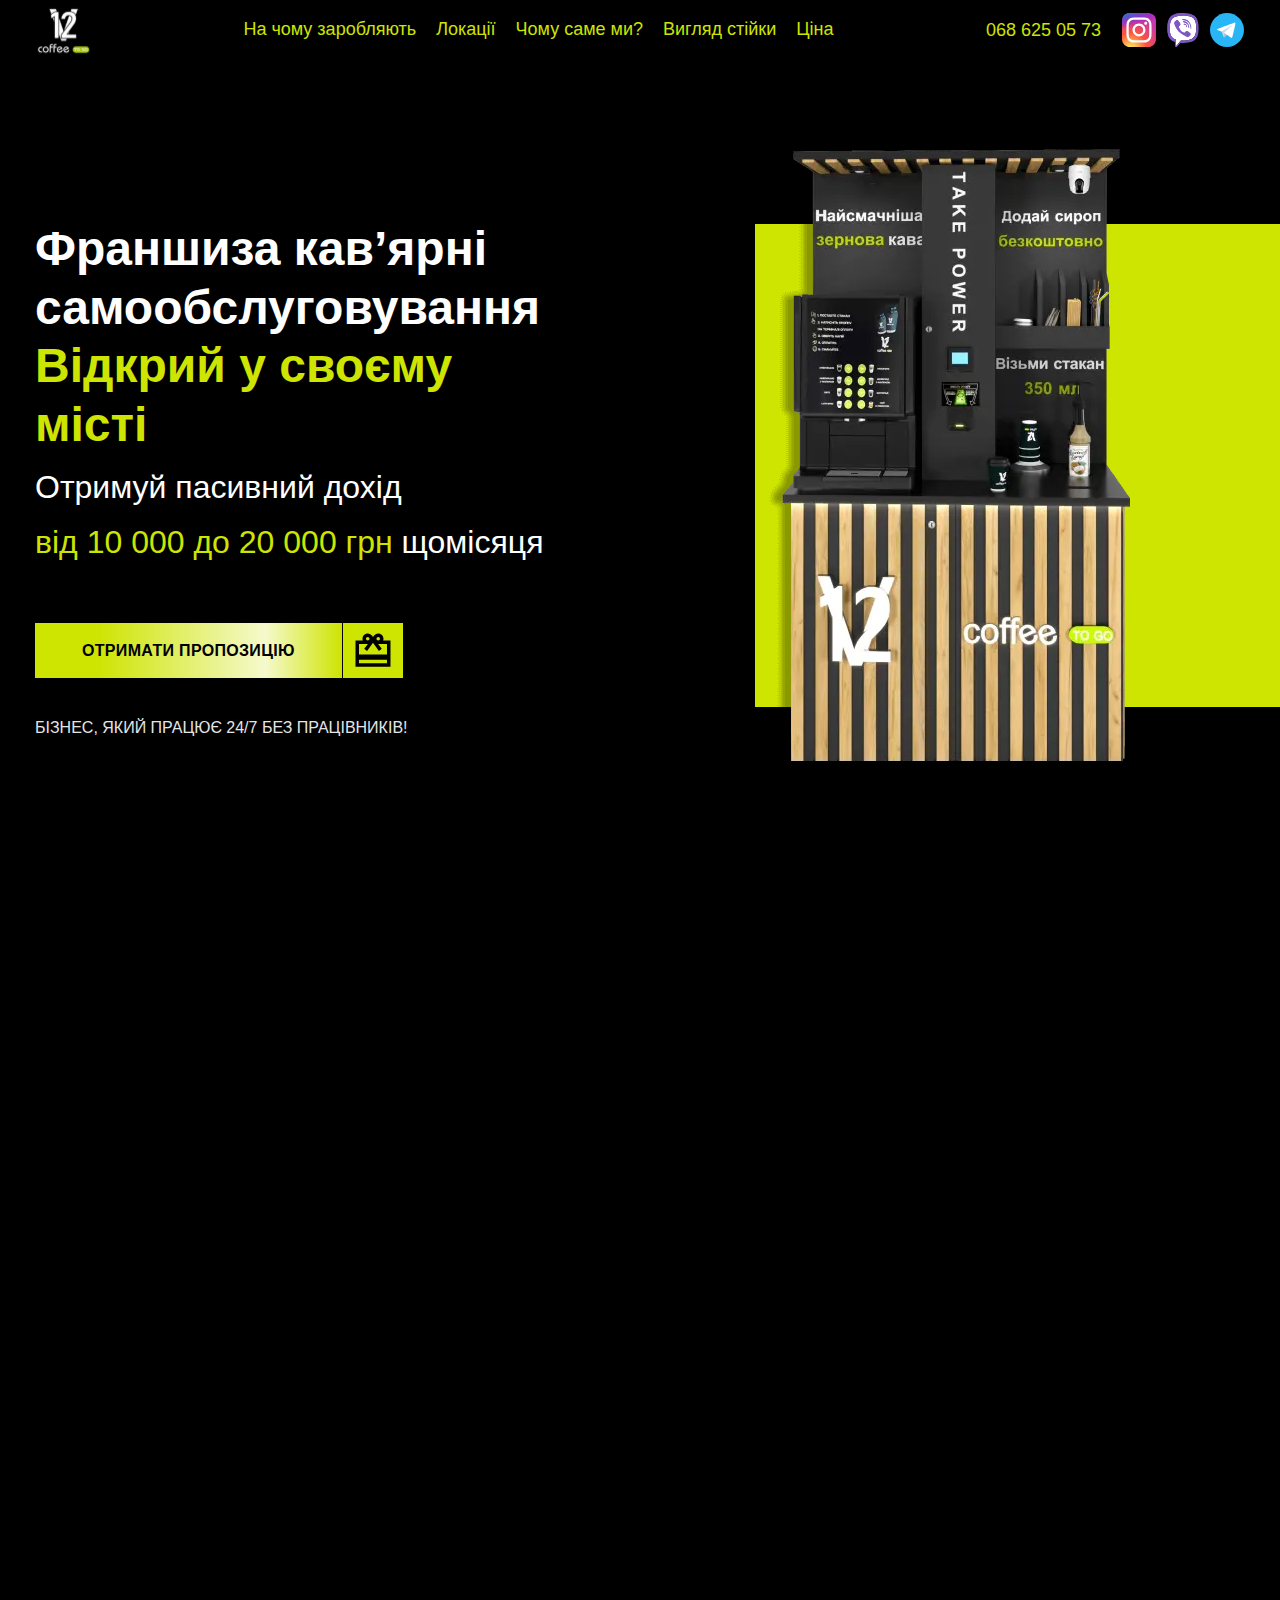
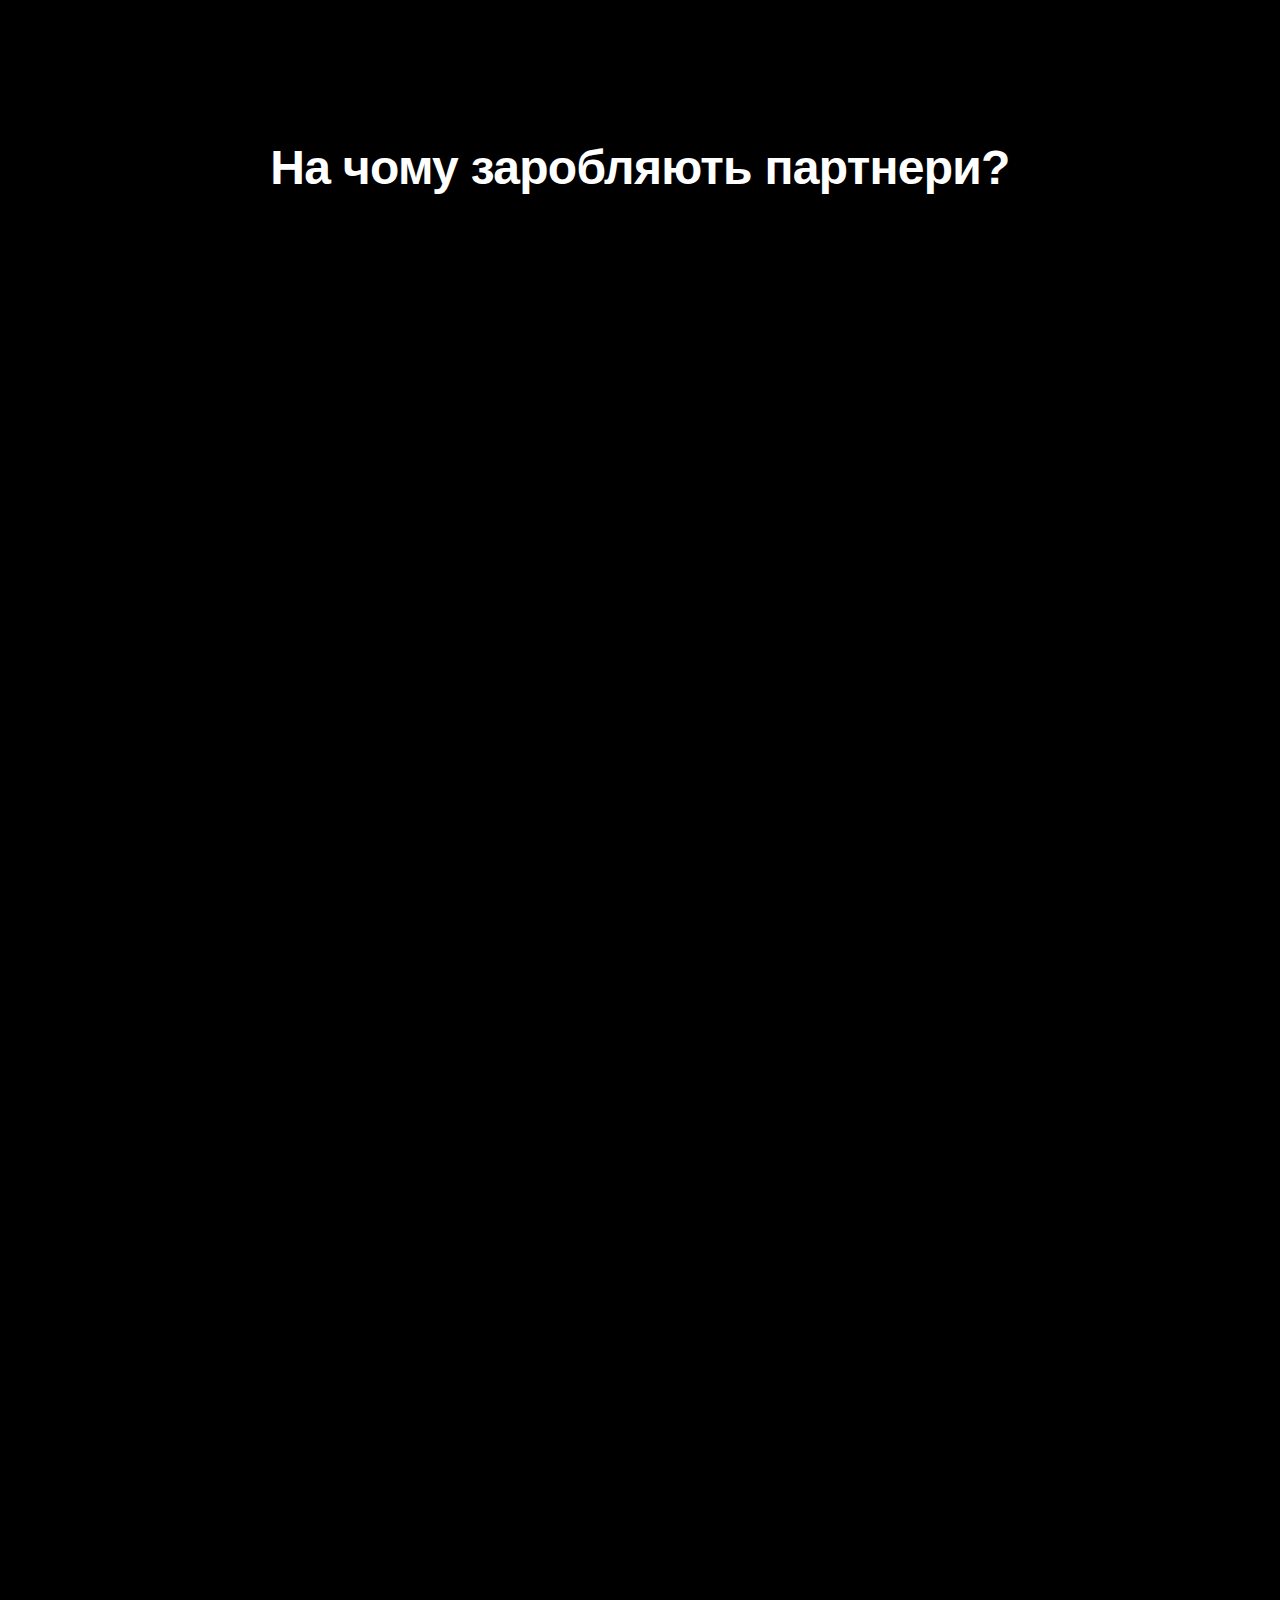
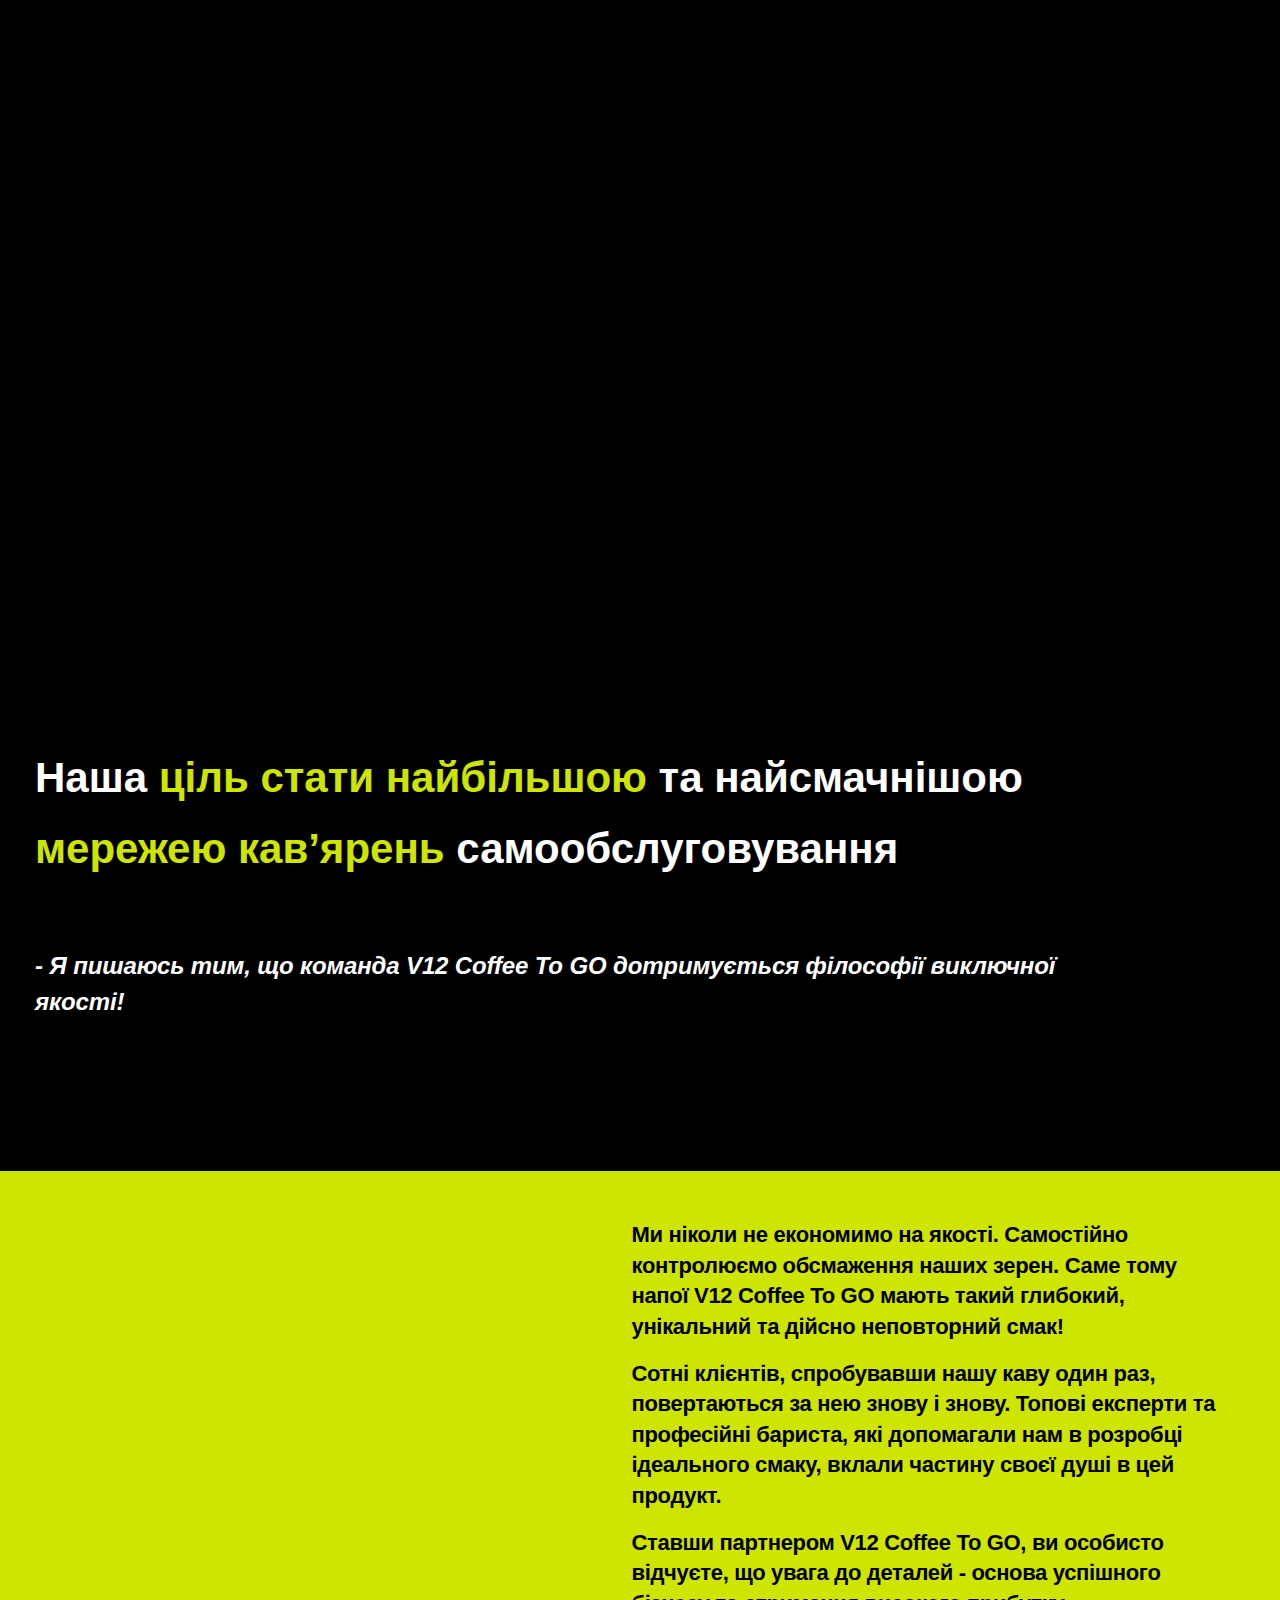
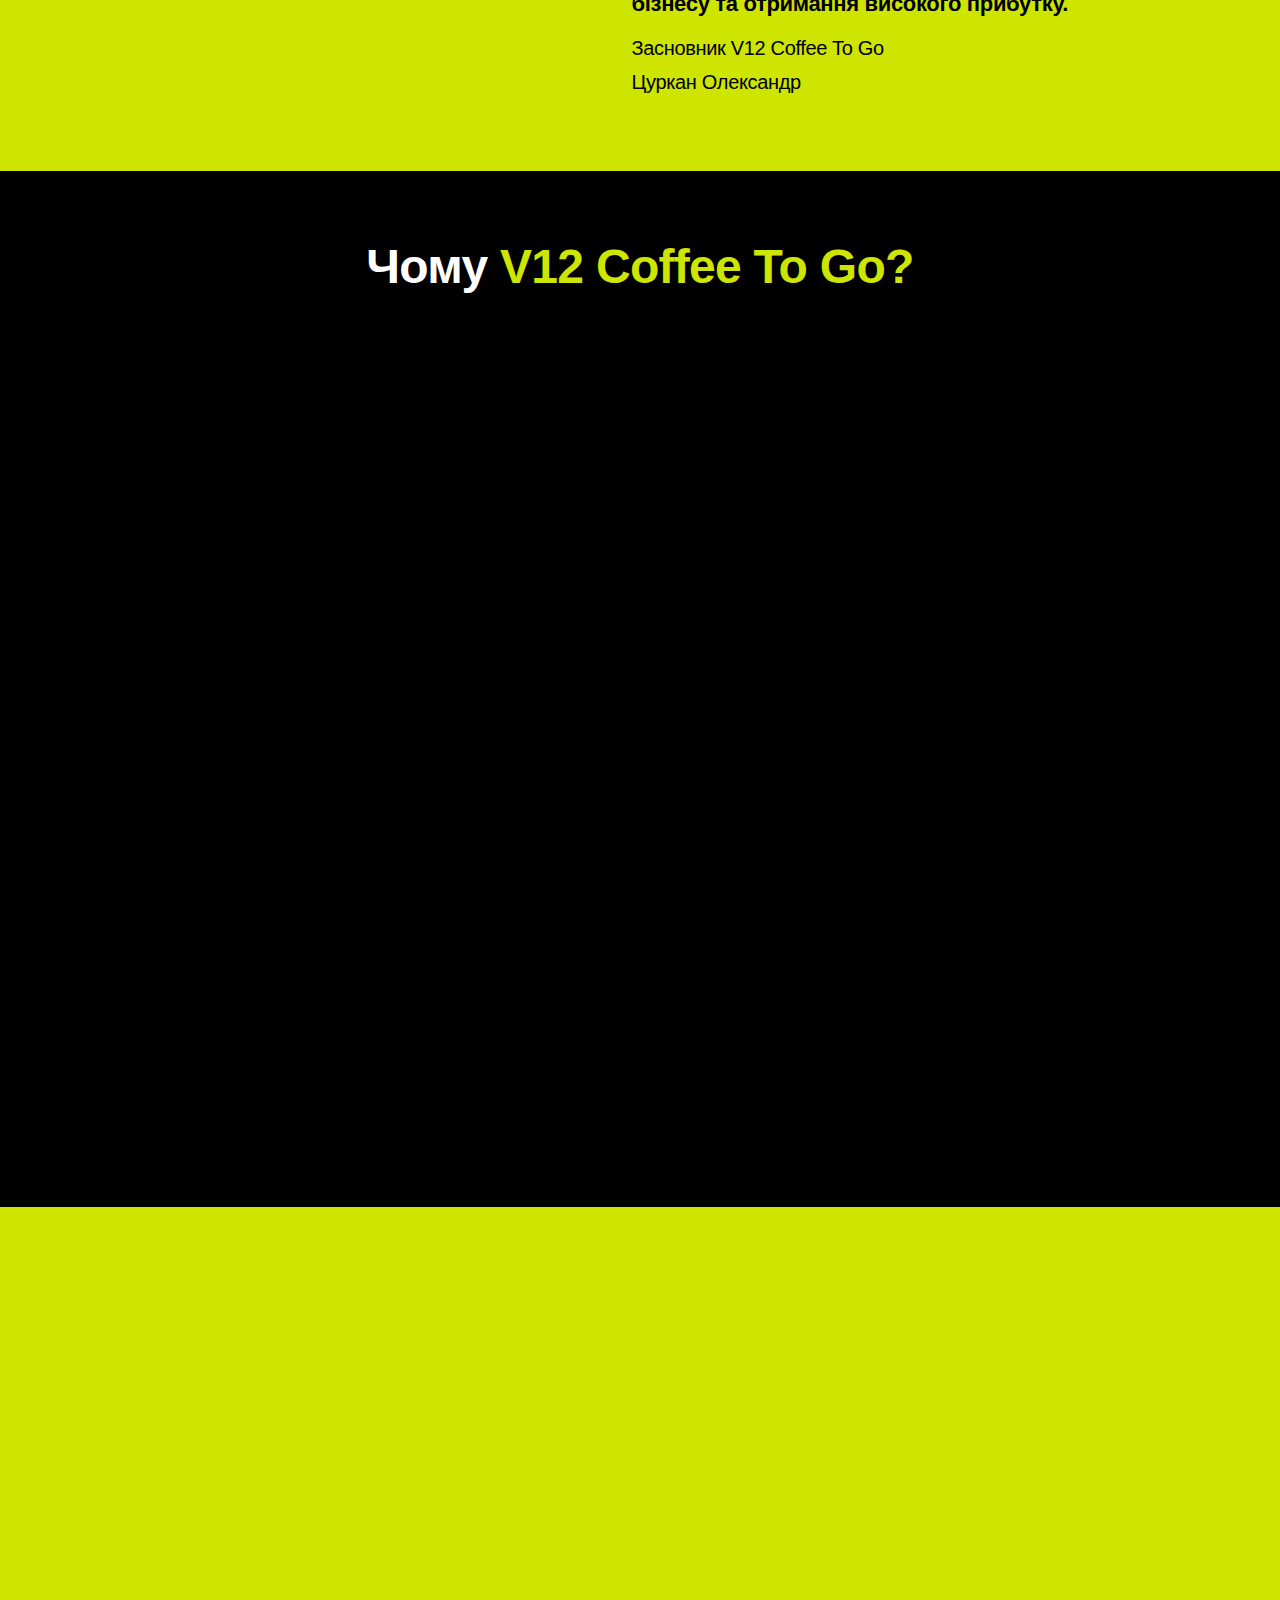
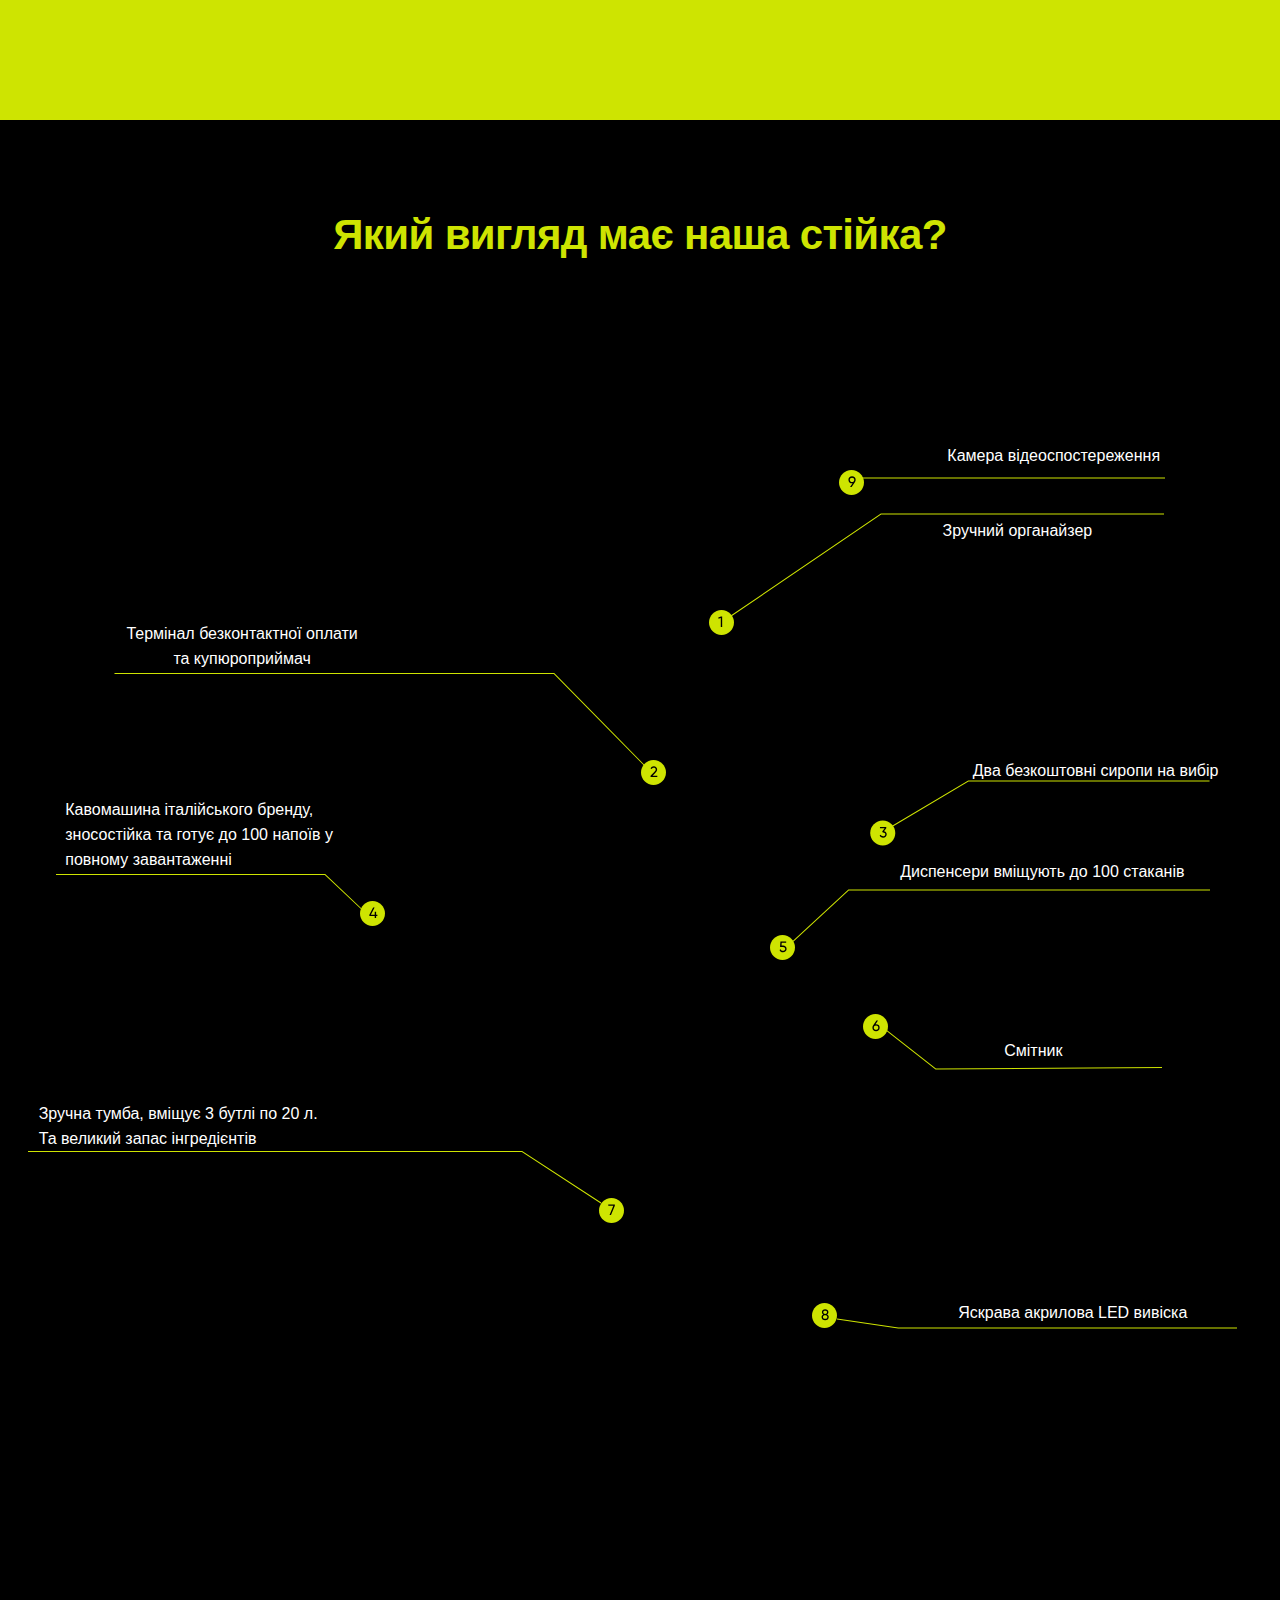
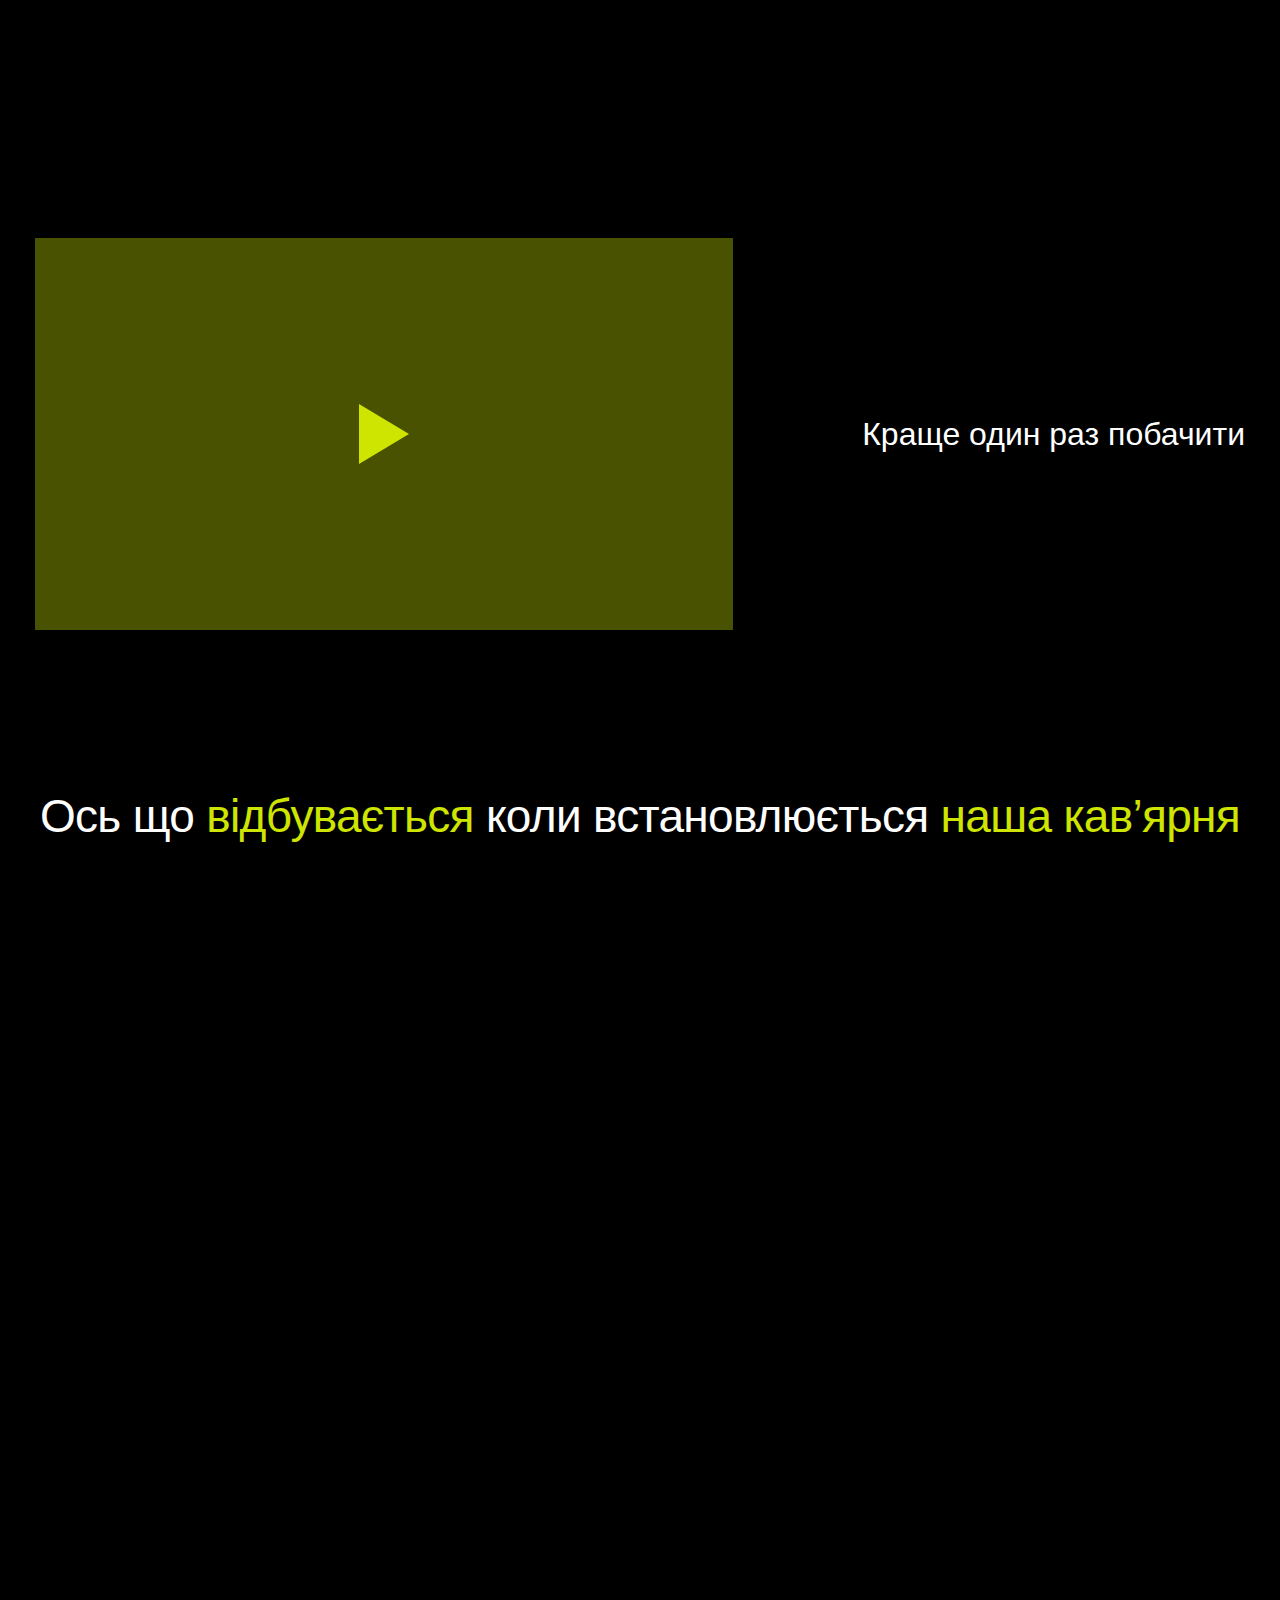
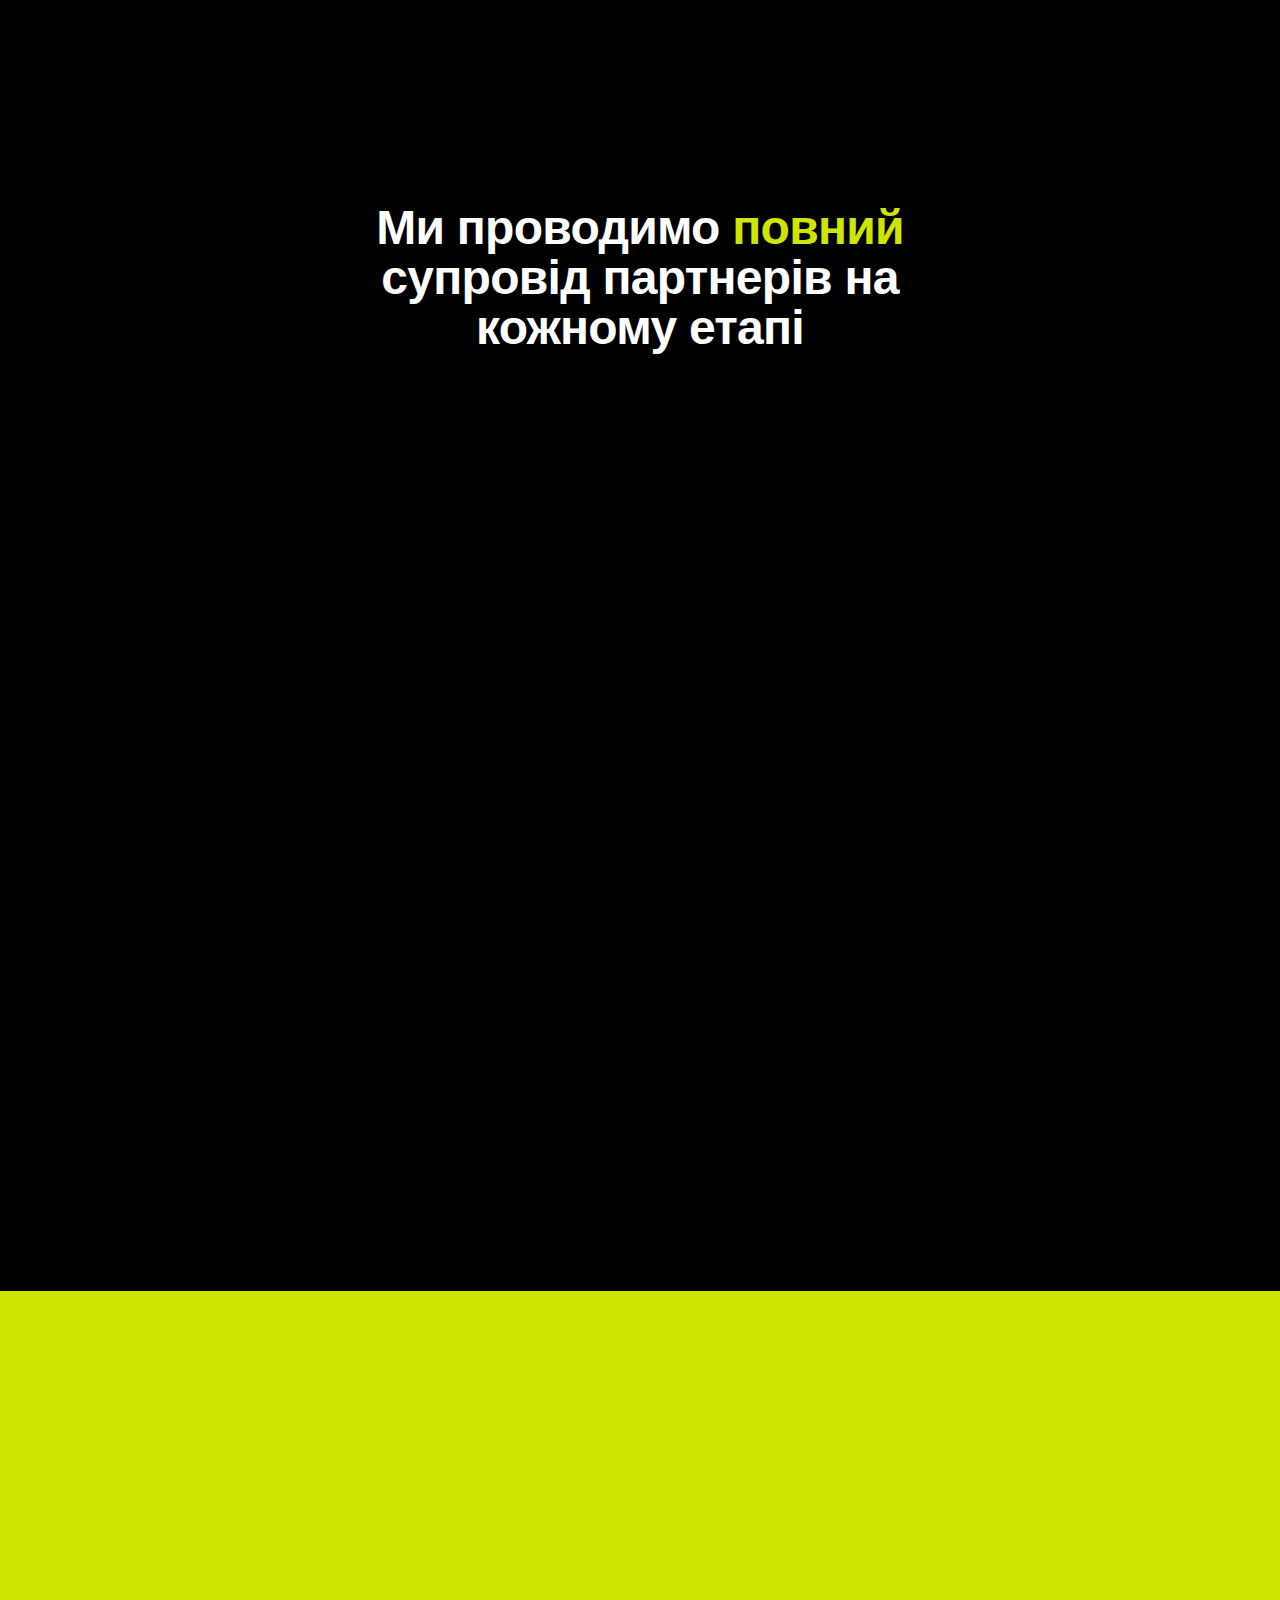
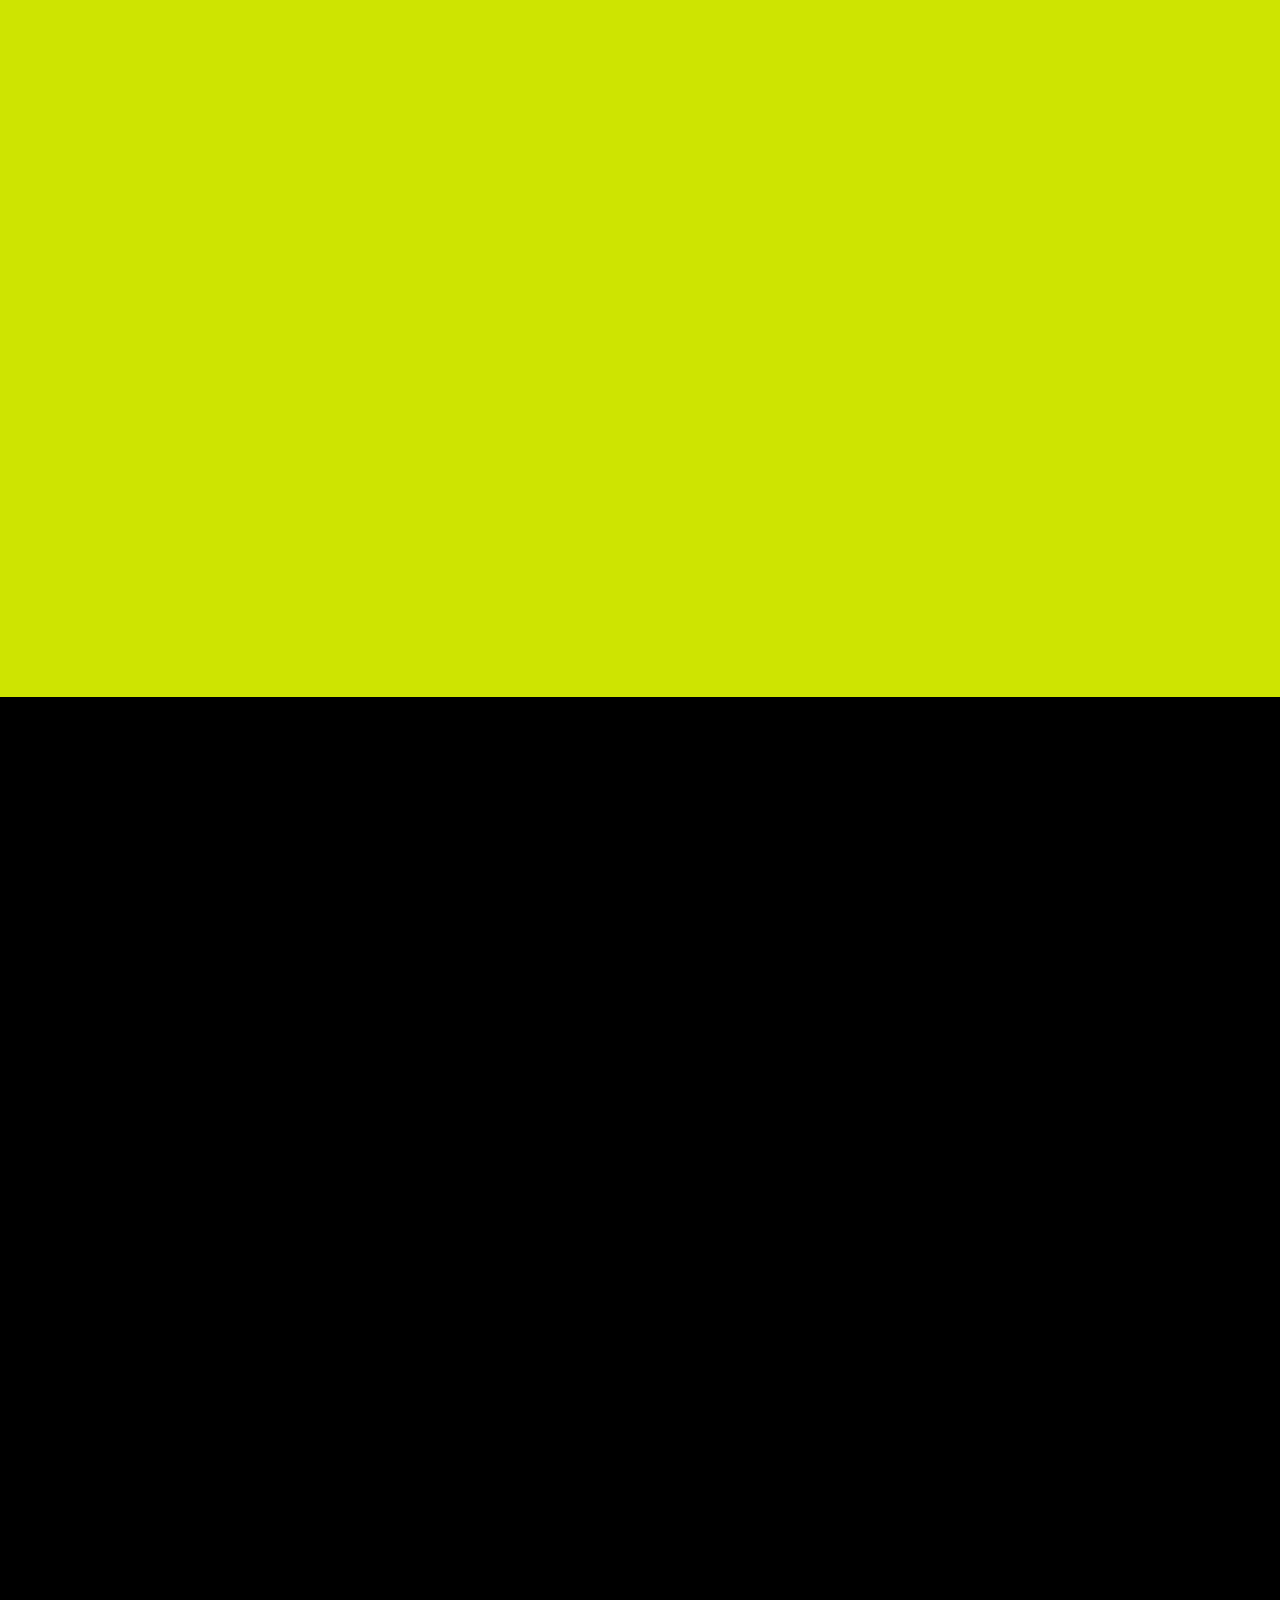
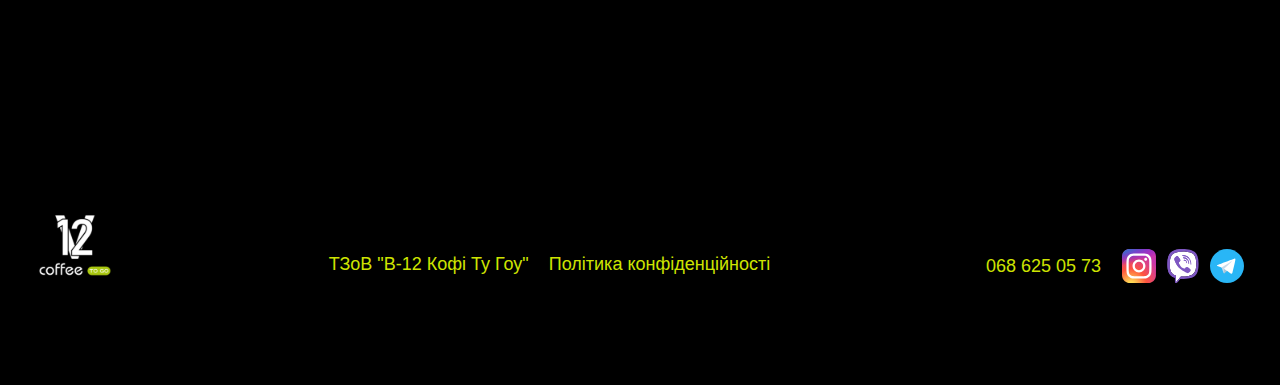
<file: index.html>
<!DOCTYPE html>
<html lang="uk">
<head>
  <meta charset="UTF-8">
  <meta name="viewport" content="width=device-width,initial-scale=1,minimum-scale=1,maximum-scale=1,user-scalable=no">
  <title>V12 Coffee To Go</title>
  <link href="./img/favicon.png" type="image/png" rel="icon">
  <link rel="stylesheet" href="./css/style.min.css?197985213476">
  <!-- Meta Pixel Code -->
  <script>
  !function(f,b,e,v,n,t,s)
  {if(f.fbq)return;n=f.fbq=function(){n.callMethod?
  n.callMethod.apply(n,arguments):n.queue.push(arguments)};
  if(!f._fbq)f._fbq=n;n.push=n;n.loaded=!0;n.version='2.0';
  n.queue=[];t=b.createElement(e);t.async=!0;
  t.src=v;s=b.getElementsByTagName(e)[0];
  s.parentNode.insertBefore(t,s)}(window, document,'script',
  'https://connect.facebook.net/en_US/fbevents.js');
  fbq('init', '1601747136842897');
  fbq('track', 'PageView');
  </script>
  <noscript><img height="1" width="1" style="display:none"
  src="https://www.facebook.com/tr?id=1601747136842897&ev=PageView&noscript=1"
  /></noscript>
  <!-- End Meta Pixel Code -->
</head>
<body>

  <div class="site">
    <!-- header BEGIN -->
    <header class="header">
      <div class="container header__container">
        <a href="#intro-section" class="js-link-anchor logo logo--size-sm header__logo">
          <img src="img/logo.svg" alt="V12 Coffee To Go" class="img logo__img" width="78px" height="74px">
        </a>
        <nav class="nav header__nav" role="navigation">
          <ul class="nav__list">
            <li class="nav__item">
              <a href="#partners-section" class="js-link-anchor nav__link">На чому заробляють</a>
            </li>
            <li class="nav__item">
              <a href="#opportunities-section" class="js-link-anchor nav__link">Локації</a>
            </li>
            <li class="nav__item">
              <a href="#why-we-section" class="js-link-anchor nav__link">Чому саме ми?</a>
            </li>
            <li class="nav__item">
              <a href="#stand-section" class="js-link-anchor nav__link">Вигляд стійки</a>
            </li>
            <li class="nav__item">
              <a href="#franchise-section" class="js-link-anchor nav__link">Ціна</a>
            </li>
          </ul>
        </nav>
        <div class="contacts-block header__contacts">
          <div class="contacts-block__inner">
            <ul class="contacts-block__list">
              <li class="contacts-block__item contacts-block__item--phone">
                <a href="tel:0686250573" class="contacts-block__phone color-accent">068 625 05 73</a>
              </li>
              <li class="contacts-block__item">
                <a href="https://www.instagram.com/v12_coffee_togo/" target="_blank" class="contacts-block__social-link">
                  <img src="img/svg/instagram.svg" alt="Instagram" class="contacts-block__img" width="36px" height="36px">
                </a>
              </li>
              <li class="contacts-block__item">
                <a href="tel:+380638426123" target="_blank" class="contacts-block__social-link">
                  <img src="img/svg/viber.svg" alt="Viber" class="contacts-block__img" width="36px" height="36px">
                </a>
              </li>
              <li class="contacts-block__item">
                <a href="https://t.me/V12CoffeeToGo" target="_blank" class="contacts-block__social-link">
                  <img src="img/svg/telegram.svg" alt="Telegram" class="contacts-block__img" width="36px" height="36px">
                </a>
              </li>
            </ul>
          </div>
        </div>
        <button class="js-header-toggle header__toggles">
          <span class="header__toggle"></span>
          <span class="header__toggle"></span>
          <span class="header__toggle"></span>
        </button>
      </div>
    </header>
    <!-- header END -->
    <!-- intro-section BEGIN -->
    <section id="intro-section" class="intro-section">
      <div class="container intro-section__container">
        <div class="row intro-section__row">
          <div class="col-5 intro-section__col">
            <div class="intro-section__content wow fadeInUp" data-wow-delay=".4s">
              <h1 class="title title-size-2 intro-section__title">Франшиза кав’ярні самообслуговування  
                <span>Відкрий&nbsp;у&nbsp;своєму місті</span>
              </h1>
              <h2 class="title-size-3 intro-section__suptitle">Отримуй пасивний дохід <span class="color-accent">від&nbsp;10&nbsp;000 до&nbsp;20&nbsp;000&nbsp;грн</span> щомісяця</h2>
              <div class="btn-gift-group intro-section__btn">
                <a href="#feedback-form" class="js-link-anchor btn btn-gift-group__btn">отримати пропозицію</a>
                <span class="js-btn-gift btn btn--gift btn-gift-group__btn">
                  <svg class="btn__icon-gift">
                    <use xlink:href="./img/sprite.svg#gift"></use>
                  </svg>
                  <span class="btn__text-gift">
                    Залишивши заявку до кінця<br> місяця отримайте в подарунок<br>запас інгредієнтів
                  </span>
                </span>
              </div>
              <p class="intro-section__description">Бізнес, який працює 24/7 без працівників!</p>
            </div>
          </div>
          <div class="col-5 row__col intro-section__col intro-section__col--picture wow fadeIn" data-wow-delay="0s">
            <picture class="picture intro-section__picture">
              <source type="image/webp" srcset="img/png/intro.webp">
              <img src="img/png/intro.png" alt="Франшиза кав’ярні самообслуговування відкрий у своєму місті" class="img intro-section__img" width="386px" height="620px">
            </picture>
          </div>
        </div>
      </div>
    </section>
    <!-- intro-section END -->
    <!-- info-section BEGIN -->
    <section class="info-section">
      <div class="container info-section__container">
        <div class="info-section__inner">
          <h2 class="title title-size-2 info-section__title wow fadeInUp">Що Ви отримаєте?</h2>
          <div class="row info-section__row">
            <div class="col-4 info-section__col">
              <article class="info-card info-section__card wow fadeInUp" data-wow-delay=".4s">
                <p class="info-card__description">Ви отримаєте готову кав'ярню  самообслуговування, яка повністю буде у вашій власності та працюватиме 24/7.</p>
              </article>
            </div>
            <div class="col-4 info-section__col">
              <article class="info-card info-section__card wow fadeInUp" data-wow-delay=".6s">
                <p class="info-card__description">Кав'ярня готує дууууже смачні  напої! Продуманий кожен  елемент бізнесу, щоб для вас  він був максимально вигідним.</p>
              </article>
            </div>
            <div class="col-4 info-section__col">
              <article class="info-card info-section__card wow fadeInUp" data-wow-delay=".8s">
                <p class="info-card__description">Детально продуманий дизайн   стійки, який приваблює клієнтів  з першого погляду.</p>
              </article>
            </div>
          </div>
        </div>
      </div>
    </section>
    <!-- info-section END -->
    <!-- light-section BEGIN -->
    <section class="light-section">
      <div class="container light-section__container">          
        <div class="light-section__inner">
          <div class="light-section__content">
            <h2 class="title title-size-1 light-section__title wow fadeInUp">Швидко і легко</h2>
            <p class="light-section__description wow fadeInUp">Швидкий початок бізнесу за 14 днів з мінімальною тратою часу і людських ресурсів.</p>
            <p class="light-section__description wow fadeInUp">Готове рішення, яке повністю оцифроване. Бізнес який керується з Вашого смартфону.</p>
            <p class="light-section__description wow fadeInUp">Забезпечуємо усім необхідним для повноцінного запуску.</p>
          </div>
        </div>
      </div>
    </section>
    <!-- light-section END -->
    <!-- partners-section BEGIN -->
    <section id="partners-section" class="partners-section">
      <div class="container container--size-md partners-section__container">
        <h2 class="title title-size-2 partners-section__title">На чому заробляють партнери?</h2>
        <div class="row partners-section__row">
          <div class="col-6 partners-section__col wow fadeInUp">
            <h3 class="partners-card__title partners-card__title--mb">Рентабельність напою</h3>
            <div class="partners-card partners-section__card">
              <h3 class="partners-card__title partners-card__title--dc">Рентабельність напою</h3>
              <ul class="partners-price-list partners-card__price-list">
                <li class="partners-price-list__item">
                  <span class="partners-price-list__goods">Кава:</span>
                  <span class="partners-price-list__price color-accent">3,00&nbsp;грн</span>
                </li>
                <li class="partners-price-list__item">
                  <span class="partners-price-list__goods">Молоко:</span>
                  <span class="partners-price-list__price color-accent">5,04&nbsp;грн</span>
                </li>
                <li class="partners-price-list__item">
                  <span class="partners-price-list__goods">Вода:</span>
                  <span class="partners-price-list__price color-accent">0,22&nbsp;грн</span>
                </li>
                <li class="partners-price-list__item">
                  <span class="partners-price-list__goods">Стакан:</span>
                  <span class="partners-price-list__price color-accent">3,00&nbsp;грн</span>
                </li>
                <li class="partners-price-list__item">
                  <span class="partners-price-list__goods">Кришка та розмішувач:</span>
                  <span class="partners-price-list__price color-accent">  1,06&nbsp;грн</span>
                </li>
              </ul>
              <table class="partners-card__result">
                <tbody>
                  <tr>
                    <td><strong>Разом:</strong></td>
                    <td class="color-accent"><strong>12,32&nbsp;грн</strong></td>
                  </tr>
                  <tr>
                    <td>Вартість капучіно:</td>
                    <td class="color-accent">30,00&nbsp;грн</td>
                  </tr>
                  <tr>
                    <td>Прибуток:</td>
                    <td class="color-accent">17,68&nbsp;грн</td>
                  </tr>
                </tbody>
              </table>
            </div>
          </div>
          <div class="col-6 partners-section__col wow fadeInUp" data-wow-delay=".8s">
            <h3 class="title-size-3 partners-card__title color-accent partners-card__title--mb">Розрахунок окупності</h3>
            <div class="partners-card partners-section__card partners-card--color-accent">
              <h3 class="title-size-3 partners-card__title color-accent partners-card__title--dc">Розрахунок окупності</h3>
              <ul class="partners-price-list partners-card__price-list">
                <li class="partners-price-list__item">
                  <span class="partners-price-list__goods">вартість оренди: <span class="partners-price-list__price color-accent"> 3000&nbsp;грн</span></span>
                </li>
                <li class="partners-price-list__item">
                  <span class="partners-price-list__goods">продає кав’ярня в день: :</span>
                  <span class="partners-price-list__price color-accent">35&nbsp;напоїв </span>
                </li>
                <li class="partners-price-list__item">
                  <span class="partners-price-list__goods">Чистий дохід в місяць:</span>
                  <span class="partners-price-list__price color-accent">14 850&nbsp;грн</span>
                </li>
                <li class="partners-price-list__item">
                  <span class="partners-price-list__goods">період окупності:</span>
                  <span class="partners-price-list__price color-accent">11&nbsp;місяців</span>
                </li>
              </ul>
              <a href="#modal-info" class="js-modal-open partners-card__link color-accent">
                <span class="partners-card__title-link">Детальніше</span>
                <span class="partners-card__img-link">
                  <svg class="img partners-card__img">
                    <use xlink:href="./img/sprite.svg#partners-section-1"></use>
                  </svg>
                </span>
              </a>
            </div>
          </div>
        </div>
      </div>
    </section>
    <!-- partners-section END -->
    <!-- opportunities-section BEGIN -->
    <section id="opportunities-section" class="opportunities-section">
      <div class="container opportunities-section__container">
        <h2 class="title title-size-2 opportunities-section__title wow fadeInUp">Ви можете встановити кав'ярню  практично <span class="color-accent">будь-де</span></h2>
        <div class="section-list opportunities-section__list">
          <div class="row section-list__row">
            <div class="col-4 section-list__col wow fadeInUp" data-wow-delay=".2s">
              <div class="section-card section-list__card">
                <picture class="picture section-card__picture">
                  <img src="img/svg/opportunities-section-1.svg" alt="Магазини" class="img section-card__img" width="96px" height="96px" loading="lazy">
                </picture>
                <div class="section-card__content">
                  <h3 href="#" class="section-card__title">Магазини</h3>
                  <p class="section-card__subtitle">Прикасова зона у магазині</p>
                </div>
              </div>
            </div>
            <div class="col-4 section-list__col wow fadeInUp" data-wow-delay=".5s">
              <div class="section-card section-list__card">
                <picture class="picture section-card__picture">
                  <img src="img/svg/opportunities-section-2.svg" alt="Сервіси" class="img section-card__img" width="96px" height="96px" loading="lazy">
                </picture>
                <div class="section-card__content">
                  <h3 href="#" class="section-card__title">Сервіси</h3>
                  <p class="section-card__subtitle">У будь-якому сервісі міста</p>
                </div>
              </div>
            </div>
            <div class="col-4 section-list__col wow fadeInUp" data-wow-delay=".8s">
              <div class="section-card section-list__card">
                <picture class="picture section-card__picture">
                  <img src="img/svg/opportunities-section-3.svg" alt="Готелі" class="img section-card__img" width="96px" height="96px" loading="lazy">
                </picture>
                <div class="section-card__content">
                  <h3 href="#" class="section-card__title">Готелі</h3>
                  <p class="section-card__subtitle">Зона рецепції у готелях</p>
                </div>
              </div>
            </div>
            <div class="col-4 section-list__col wow fadeInUp" data-wow-delay="1.1s">
              <div class="section-card section-list__card">
                <picture class="picture section-card__picture">
                  <img src="img/svg/opportunities-section-4.svg" alt="Офіси" class="img section-card__img" width="96px" height="96px" loading="lazy">
                </picture>
                <div class="section-card__content">
                  <h3 href="#" class="section-card__title">Офіси</h3>
                  <p class="section-card__subtitle">Усі бізнес-центри</p>
                </div>
              </div>
            </div>
            <div class="col-4 section-list__col wow fadeInUp" data-wow-delay="1.4s">
              <div class="section-card section-list__card">
                <picture class="picture section-card__picture">
                  <img src="img/svg/opportunities-section-5.svg" alt="АЗС" class="img section-card__img" width="96px" height="96px" loading="lazy">
                </picture>
                <div class="section-card__content">
                  <h3 href="#" class="section-card__title">АЗС</h3>
                  <p class="section-card__subtitle">Будь-яка заправка</p>
                </div>
              </div>
            </div>
            <div class="col-4 section-list__col wow fadeInUp" data-wow-delay="1.7s">
              <div class="section-card section-list__card">
                <picture class="picture section-card__picture">
                  <img src="img/svg/opportunities-section-6.svg" alt="Торгові центри" class="img section-card__img" width="96px" height="96px" loading="lazy">
                </picture>
                <div class="section-card__content">
                  <h3 href="#" class="section-card__title">Торгові центри</h3>
                  <p class="section-card__subtitle">Будь-який ТРЦ</p>
                </div>
              </div>
            </div>
          </div>
        </div>
      </div>
    </section>
    <!-- opportunities-section END -->
    <!-- purposes-section BEGIN -->
    <section class="purposes-section">
      <div class="container purposes-section__container">
        <div class="purposes-section__inner">
          <h2 class="purposes-section__title">Наша <span class="color-accent">ціль стати найбільшою</span> та найсмачнішою <span class="color-accent">мережею кав’ярень</span> самообслуговування</h2>
          <p class="purposes-section__suptitle">- Я пишаюсь тим, що команда V12 Coffee To GO дотримується філософії виключної якості!</p>
        </div>
      </div>
    </section>
    <!-- purposes-section END -->
    <!-- owner-section BEGIN -->
    <section class="owner-section">
      <div class="container owner-section__container">
        <div class="row owner-section__row">
          <div class="col-5 owner-section__col owner-section__col--picture">
            <picture class="picture owner-section__picture">
              <source type="image/webp" srcset="img/png/owner.webp">
              <img src="img/png/owner.png" alt="Цуркан Олександр" class="img owner-section__img" width="500px" height="600px" loading="lazy">
            </picture>
          </div>
          <div class="col-7 owner-section__col owner-section__col--content">
            <div class="owner-content content owner-section__content">
              <p class="owner-content__text">Ми ніколи не економимо на якості. Самостійно контролюємо обсмаження наших зерен. Саме тому напої V12 Coffee To GO мають такий глибокий, унікальний та дійсно неповторний смак!</p>
              <p class="owner-content__text">Сотні клієнтів, спробувавши нашу каву один раз, повертаються за нею знову і знову. Топові експерти та професійні бариста, які допомагали нам в розробці ідеального смаку, вклали частину своєї душі в цей продукт.</p>
              <p class="owner-content__text">Ставши партнером V12 Coffee To GO, ви особисто відчуєте, що увага до деталей - основа успішного бізнесу та отримання високого прибутку.</p>
              <p class="owner-content__text-info">Засновник V12 Coffee To Go</p>
              <p class="owner-content__text-info">Цуркан Олександр</p>
            </div>
          </div>
        </div>
      </div>
    </section>
    <!-- owner-section END -->
    <!-- why-we-section BEGIN -->
    <section id="why-we-section" class="why-we-section">
      <div class="container why-we-section__container">
        <h2 class="title title-size-2 why-we-section__title">Чому <span class="color-accent">V12 Coffee To Go?</span></h2>
        <div class="section-list why-we-section__list">
          <div class="row section-list__row">
            <div class="col-4 section-list__col wow fadeInUp" data-wow-delay=".2s">
              <div class="section-card section-list__card">
                <picture class="picture section-card__picture">
                  <img src="img/svg/why-we-section-1.svg" alt="" class="img section-card__img" width="96px" height="96px" loading="lazy">
                </picture>
                <div class="section-card__content">
                  <p class="section-card__text">Професійний підхід до кожного елементу бізнес-моделі</p>
                </div>
              </div>
            </div>
            <div class="col-4 section-list__col wow fadeInUp" data-wow-delay=".5s">
              <div class="section-card section-list__card">
                <picture class="picture section-card__picture">
                  <img src="img/svg/why-we-section-2.svg" alt="" class="img section-card__img" width="96px" height="96px" loading="lazy">
                </picture>
                <div class="section-card__content">
                  <p class="section-card__text">Ексклюзивні умови на всіх етапах партнерства</p>
                </div>
              </div>
            </div>
            <div class="col-4 section-list__col wow fadeInUp" data-wow-delay=".8s">
              <div class="section-card section-list__card">
                <picture class="picture section-card__picture">
                  <img src="img/svg/why-we-section-3.svg" alt="" class="img section-card__img" width="96px" height="96px" loading="lazy">
                </picture>
                <div class="section-card__content">
                  <p class="section-card__text">Власний технічний відділ</p>
                </div>
              </div>
            </div>
            <div class="col-4 section-list__col wow fadeInUp" data-wow-delay="1.1s">
              <div class="section-card section-list__card">
                <picture class="picture section-card__picture">
                  <img src="img/svg/why-we-section-4.svg" alt="" class="img section-card__img" width="96px" height="96px" loading="lazy">
                </picture>
                <div class="section-card__content">
                  <p class="section-card__text">Інгрідієнти преміальної якості, зручна логістика</p>
                </div>
              </div>
            </div>
            <div class="col-4 section-list__col wow fadeInUp" data-wow-delay="1.4s">
              <div class="section-card section-list__card">
                <picture class="picture section-card__picture">
                  <img src="img/svg/why-we-section-5.svg" alt="" class="img section-card__img" width="96px" height="96px" loading="lazy">
                </picture>
                <div class="section-card__content">
                  <p class="section-card__text">Бізнес в смартфоні-моніторинг показників та продажів</p>
                </div>
              </div>
            </div>
            <div class="col-4 section-list__col wow fadeInUp" data-wow-delay="1.7s">
              <div class="section-card section-list__card">
                <picture class="picture section-card__picture">
                  <img src="img/svg/why-we-section-6.svg" alt="" class="img section-card__img" width="96px" height="96px" loading="lazy">
                </picture>
                <div class="section-card__content">
                  <p class="section-card__text">Найвища якість та контроль за рахунок власного виробництва</p>
                </div>
              </div>
            </div>
          </div>
        </div>
      </div>
    </section>
    <!-- why-we-section END -->
    <!-- return-section BEGIN -->
    <section class="return-section">
      <div class="container return-section__container">
        <div class="row return-section__row">
          <div class="col-8 return-section__col return-section__col--content">
            <div class="return-content return-section__content wow fadeInUp">
              <h2 class="return-content__title">Не зможеш заробити - повернемо гроші!</h2>
              <p class="return-content__suptitle">Ми настільки впевнені у нашій бізнес-моделі, що готові повернути до 100%  інвестицій протягом 6 місяців.</p>
              <div class="btn-gift-group return-content__btn">
                <a href="#feedback-form" class="js-link-anchor btn btn--theme_dark btn--size-md  btn-gift-group__btn">Консультація</a>
                <span class="js-btn-gift btn btn--theme_dark  btn--size-md btn--gift btn-gift-group__btn">
                  <svg class="btn__icon-gift">
                    <use xlink:href="./img/sprite.svg#gift"></use>
                  </svg>
                  <span class="btn__text-gift">
                    Залишивши заявку до кінця<br> місяця отримайте в подарунок<br>запас інгредієнтів
                  </span>
                </span>
              </div>
            </div>
          </div>
          <div class="col-4 return-section__col return-section__col--picture">
            <picture class="return-section__picture wow fadeInUp">
              <source type="image/webp" srcset="img/png/return.webp">
              <img src="img/png/return.png" alt="Coffe Cup" class="return-section__img" width="433px" height="568px" loading="lazy">
            </picture>
          </div>
        </div>
      </div>
    </section>
    <!-- return-section END -->
    <!-- stand-section BEGIN -->
    <section id="stand-section" class="stand-section">
      <div class="container stand-section__container">
        <h2 class="title title-size-2 stand-section__title"><span class="color-accent">Який вигляд має наша стійка?</span></h2>
        <div class="stand-section__inner">
          <picture class="picture stand-section__picture stand-section__picture--desktop">
            <source type="image/webp" srcset="img/png/marks-machine.webp">
            <img src="img/png/marks-machine.png" alt="Який вигляд має наша стійка?" class="stand-section__img" width="1312px" height="1160px" loading="lazy">
          </picture>
          <picture class="picture stand-section__picture--mobile">
            <source type="image/webp" srcset="img/png/marks-machine-mobile.webp">
            <img src="img/png/marks-machine-mobile.png" alt="Який вигляд має наша стійка?" class="stand-section__img" width="626px" height="1107px" loading="lazy">
          </picture>
          <div class="stand-marks">
            <ul class="stand-marks__list">
              <li class="stand-marks__card stand-marks__card--1">Зручний органайзер</li>
              <li class="stand-marks__card stand-marks__card--2">Термінал безконтактної оплати та купюроприймач</li>
              <li class="stand-marks__card stand-marks__card--3">Два безкоштовні сиропи на вибір</li>
              <li class="stand-marks__card stand-marks__card--4">Кавомашина італійського бренду, зносостійка та готує до 100 напоїв у повному завантаженні</li>
              <li class="stand-marks__card stand-marks__card--5">Диспенсери вміщують до 100 стаканів</li>
              <li class="stand-marks__card stand-marks__card--6">Смітник</li>
              <li class="stand-marks__card stand-marks__card--7">Зручна тумба, вміщує 3 бутлі по 20 л. Та великий запас інгредієнтів</li>
              <li class="stand-marks__card stand-marks__card--8">Яскрава акрилова LED вивіска</li>
              <li class="stand-marks__card stand-marks__card--9">Камера відеоспостереження</li>
            </ul>
          </div>
        </div>
      </div>
    </section>
    <!-- stand-section END -->
    <!-- video-section BEGIN -->
    <section class="about-media-section">
      <div class="container about-media-section__container">
        <div class="row about-media-section__row">
          <div class="col-7 about-media-section__col about-media-section__col--video">
            <div class="video-responsive about-media-section__video">
              <picture class="video-responsive__cover">
                <source type="image/webp" srcset="img/png/video-cover.webp">
                <img src="img/png/video-cover.jpg" width="698px" height="394px" loading="lazy">
              </picture>
            </div>
          </div>
          <div class="col-5 about-media-section__col about-media-section__col--content">
            <h3 class="title-size-3 about-media-section__title">Краще один раз побачити</h3>
          </div>
        </div>
      </div>
    </section>
    <!-- about-media-section END -->
    <!-- gallery-section BEGIN -->
    <section class="gallery-section">
      <div class="container gallery-section__container">
        <h2 class="title title-size-2 gallery-section__title">Ось що <span class="color-accent">відбувається</span> коли встановлюється <span class="color-accent">наша кав’ярня</span></h2>
        <div class="gallery-section__inner">
          <div class="row gallery-section__row">
            <div class="col-6 gallery-section__col wow fadeIn" data-wow-delay="0s">
              <picture class="picture gallery-section__picture">
                <source type="image/webp" srcset="img/png/gallery-1.webp">
                <img src="img/png/gallery-1.jpg" alt="Ось що відбувається коли встановлюється нова кав’ярня" class="img gallery-section__img" width="596px" height="750px" loading="lazy">
              </picture>
            </div>
            <div class="col-6 gallery-section__col wow fadeIn" data-wow-delay=".5s">
              <picture class="picture gallery-section__picture">
                <source type="image/webp" srcset="img/png/gallery-2.webp">
                <img src="img/png/gallery-2.jpg" alt="Ось що відбувається коли встановлюється нова кав’ярня" class="img gallery-section__img" width="596px" height="750px" loading="lazy">
              </picture>
            </div>
          </div>
        </div>
      </div>
    </section>
    <!-- gallery-section END -->
    <!-- benefits-section BEGIN -->
    <section class="benefits-section">
      <div class="container benefits-section__container">
        <h2 class="title title-size-2 benefits-section__title">Ми проводимо <span class="color-accent">повний</span> супровід  партнерів на кожному етапі</h2>
        <div class="section-list benefits-section__list">
          <div class="row section-list__row">
            <div class="col-4 section-list__col wow fadeInUp" data-wow-delay="0s">
              <div class="section-card section-list__card">
                <picture class="picture section-card__picture">
                  <img src="img/svg/benefits-section-1.svg" alt="" class="img section-card__img" width="96px" height="96px" loading="lazy">
                </picture>
                <div class="section-card__content">
                  <p class="section-card__description">Відділ супроводу допоможе у запуску та розвитку кав'ярні: від реєстрації ФОП до планової виручки</p>
                </div>
              </div>
            </div>
            <div class="col-4 section-list__col wow fadeInUp" data-wow-delay=".1s">
              <div class="section-card section-list__card">
                <picture class="picture section-card__picture">
                  <img src="img/svg/benefits-section-2.svg" alt="" class="img section-card__img" width="96px" height="96px" loading="lazy">
                </picture>
                <div class="section-card__content">
                  <p class="section-card__description">Власна IT-платформа – це система лояльності для гостей, а для партнера інструмент обліку продажу та витрат</p>
                </div>
              </div>
            </div>
            <div class="col-4 section-list__col wow fadeInUp" data-wow-delay=".4s">
              <div class="section-card section-list__card">
                <picture class="picture section-card__picture">
                  <img src="img/svg/benefits-section-3.svg" alt="" class="img section-card__img" width="96px" height="96px" loading="lazy">
                </picture>
                <div class="section-card__content">
                  <p class="section-card__description">Наше виробництво надає якісні меблі та збірку кав'ярні у короткі терміни</p>
                </div>
              </div>
            </div>
            <div class="col-4 section-list__col wow fadeInUp" data-wow-delay=".7s">
              <div class="section-card section-list__card">
                <picture class="picture section-card__picture">
                  <img src="img/svg/benefits-section-4.svg" alt="" class="img section-card__img" width="96px" height="96px" loading="lazy">
                </picture>
                <div class="section-card__content">
                  <p class="section-card__description">Торговий дім забезпечить якісними інгредієнтами та розхідниками за низькими цінами</p>
                </div>
              </div>
            </div>
            <div class="col-4 section-list__col wow fadeInUp" data-wow-delay="1s">
              <div class="section-card section-list__card">
                <picture class="picture section-card__picture">
                  <img src="img/svg/benefits-section-5.svg" alt="" class="img section-card__img" width="96px" height="96px" loading="lazy">
                </picture>
                <div class="section-card__content">
                  <p class="section-card__description">Відділ маркетингу запропонує просування вашої кав'ярні та допоможе на кожному етапі</p>
                </div>
              </div>
            </div>
            <div class="col-4 section-list__col wow fadeInUp" data-wow-delay="1.3s">
              <div class="section-card section-list__card">
                <picture class="picture section-card__picture">
                  <img src="img/svg/benefits-section-6.svg" alt="" class="img section-card__img" width="96px" height="96px" loading="lazy">
                </picture>
                <div class="section-card__content">
                  <p class="section-card__description">Консультація з питань підбору локації та рекомендації для покращення роботи кав'ярні</p>
                </div>
              </div>
            </div>
          </div>
        </div>
      </div>
    </section>
    <!-- benefits-section END -->
    <!-- franchise-section BEGIN -->
    <section id="franchise-section" class="franchise-section">
      <div class="container franchise-section__container">
        <div class="row franchise-section__row">
          <div class="col-5 franchise-section__col franchise-section__col--picture">
            <picture class="picture franchise-section__picture wow fadeInUp">
              <source type="image/webp" srcset="img/png/franchise.webp">
              <img src="img/png/franchise.png" alt="Ціна франшизи 5499$" class="img franchise-section__img" width="580px" height="716px" loading="lazy">
            </picture>
          </div>
          <div class="col-7 franchise-section__col franchise-section__col--content">
            <div class="franchise-content franchise-section__content wow fadeInUp" data-wow-delay=".3s">
              <h2 class="title title-size-2 franchise-content__title">Ціна франшизи <span>5499$</span></h2>
              <h4 class="franchise-content__subtitle">Ми відносимось з турботою до нашого продукту та наших партнерів.</h4>
              <picture class="picture franchise-section__picture">
                <source type="image/webp" srcset="img/png/franchise.webp">
                <img src="img/png/franchise.png" alt="Ціна франшизи 5499$" class="img franchise-section__img" width="580px" height="716px" loading="lazy">
              </picture>
              <p class="title-size-3 franchise-content__description franchise-content__description--dc">Ви отримаєте повністю готове рішення для бізнесу, яке оцифроване та керується з смартфону - це дозволить вам, без докладання додаткових зусиль, отримувати дохід з перших днів роботи кав’ярні.</p>
              <p class="title-size-3 franchise-content__title-strong">БЕЗ ОПЛАТИ РОЯЛТІ</p>
              <div class="btn-gift-group franchise-content__btn">
                <a href="#feedback-form" class="js-link-anchor btn btn--theme_dark btn--size-md  btn-gift-group__btn">Отримати прибуток</a>
                <span class="js-btn-gift btn btn--theme_dark btn--size-md btn--gift btn-gift-group__btn">
                  <svg class="btn__icon-gift">
                    <use xlink:href="./img/sprite.svg#gift"></use>
                  </svg>
                  <span class="btn__text-gift">
                    Залишивши заявку до кінця<br> місяця отримайте в подарунок<br>запас інгредієнтів
                  </span>
                </span>
              </div>
            </div>
          </div>
        </div>
      </div>
    </section>
    <!-- franchise-section END -->
    <!-- feedback-section BEGIN -->
    <section class="feedback-section">
      <div class="container feedback-section__container">
        <h2 class="title title-size-2 feedback-section__title color-accent wow fadeInUp" data-wow-delay="0s">Залишіть ваші контакти</h2>
        <ul class="feedback-section__list">
          <li class="feedback-section__item wow fadeInUp" data-wow-delay=".2s">- Обіцяємо не спамити та не передавати дані!</li>
          <li class="feedback-section__item wow fadeInUp" data-wow-delay=".4s">- Запросимо на дегустацію</li>
          <li class="feedback-section__item wow fadeInUp" data-wow-delay=".6s">- Надішлемо фінансову модель та реальну статистику</li>
        </ul>
        <div id="feedback-form" class="feedback-inner feedback-section__inner wow fadeInUp" data-wow-delay=".8s">
          <div class="feedback-form feedback-inner__form">
            <h3 class="title-size-3 feedback-form__title">Залишіть Ваші контакти нижче</h3>
            <script data-b24-form="inline/41/11300r" data-skip-moving="true">
              (function(w,d,u){
                var s=d.createElement('script');s.async=true;s.src=u+'?'+(Date.now()/180000|0);
                var h=d.getElementsByTagName('script')[0];h.parentNode.insertBefore(s,h);
              })(window,document,'https://cdn.bitrix24.ua/b20016435/crm/form/loader_41.js');
            </script>
          </div>
        </div>
      </div>
    </section>
    <!-- feedback-section END -->
    <!-- footer BEGIN -->
    <footer class="footer">
      <div class="container footer__container">
        <a href="#intro-section" class="js-link-anchor logo logo--size-md footer__logo">
          <img src="img/logo.svg" alt="V12 Coffee To Go" class="logo__img" width="78px" height="74px">
        </a>
        <nav class="nav footer__nav" role="navigation">
          <ul class="nav__list">
            <li class="nav__item">
              <a href="#" class="nav__link">ТЗоВ "В-12 Кофі Ту Гоу"</a>
            </li>
            <li class="nav__item">
              <a href="#" class="nav__link">Політика конфіденційності</a>
            </li>
          </ul>
        </nav>
        <div class="contacts-block footer__contacts">
          <div class="contacts-block__inner">
            <ul class="contacts-block__list">
              <li class="contacts-block__item contacts-block__item--phone">
                <a href="tel:0686250573" class="contacts-block__phone color-accent">068 625 05 73</a>
              </li>
              <li class="contacts-block__item">
                <a href="https://www.instagram.com/v12_coffee_togo/" target="_blank" class="contacts-block__social-link">
                  <img src="img/svg/instagram.svg" alt="Instagram" class="contacts-block__img" width="36px" height="36px">
                </a>
              </li>
              <li class="contacts-block__item">
                <a href="tel:+380638426123" target="_blank" class="contacts-block__social-link">
                  <img src="img/svg/viber.svg" alt="Viber" class="contacts-block__img" width="36px" height="36px">
                </a>
              </li>
              <li class="contacts-block__item">
                <a href="https://t.me/V12CoffeeToGo" target="_blank" class="contacts-block__social-link">
                  <img src="img/svg/telegram.svg" alt="Telegram" class="contacts-block__img" width="36px" height="36px">
                </a>
              </li>
            </ul>
          </div>
        </div>
      </div>
    </footer>
    <!-- footer END -->
  </div>

  <!-- modal -->
  <div class="modal modal--profit">
    <button type="button" class="js-modal-close close-btn modal__close">
      <svg class="close-btn__icon">
        <use xlink:href="./img/sprite.svg#close"></use>
      </svg>
    </button>
    <!-- modal-section BEGIN -->
    <div class="modal-section">
      <div class="container modal-section__container">
        <div class="modal-section__content">
          <p class="modal-section__paragraph">Оренда = <span class="color-accent">3000 грн/міс</span><br>Кількість проданих напоїв<br><span class="color-accent">= 35 шт/день</span><br>Чистий дохід в місяць <span class="color-accent">= 14850 грн</span><br>Окупність <span class="color-accent"> = 11 місяців</span></p>
          <p class="modal-section__paragraph">Детальніше:</p>
          <p class="modal-section__paragraph">Чистий дохід у місяць = <br><span class="color-accent">середній чистий дохід з напою <span class="modal-section__x">х</span> кількість проданих напоїв в день <span class="modal-section__x">х</span> кількість днів у місяці - оренда = (17грн <span class="modal-section__x">х</span> 35шт <span class="modal-section__x">х</span> 30днів) - 3000грн/міс = 14850 грн</span></p>
          <p class="modal-section__paragraph">Період окупності<br><span class="color-accent">Вартість франшизи/чистий дохід у місяць = 175000/14850 = 11 місяців</span></p>
        </div>
        <picture class="picture modal-section__picture">
          <source type="image/webp" srcset="img/png/return.webp">
          <img src="img/png/return.png" alt="Coffe Cup" class="img modal-section__img" width="433px" height="568px">
        </picture>
      </div>
    </div>
    <!-- modal-section END -->
  </div>

  <script defer src="./js/build.min.js?v=197985213476"></script>
  <script defer src="./js/main.js?v=197985213476"></script>
</body>
</html>
</file>
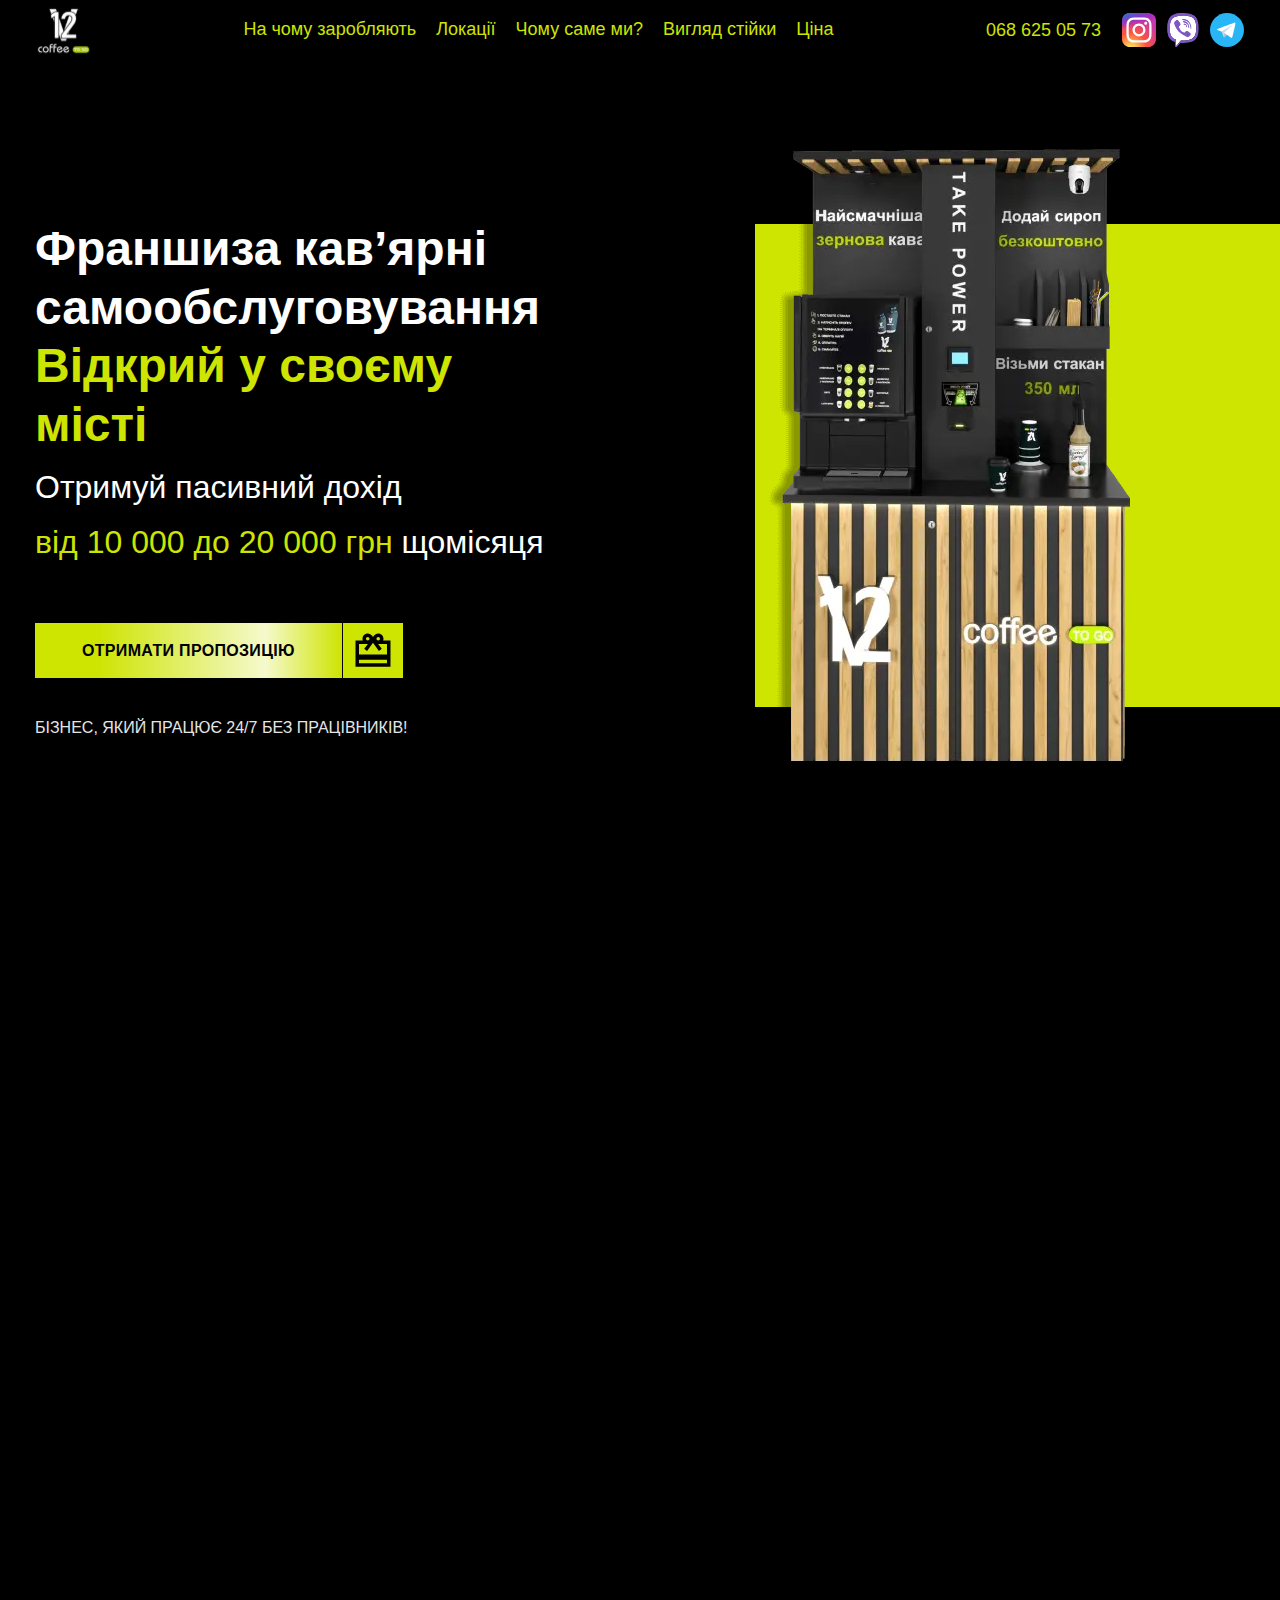
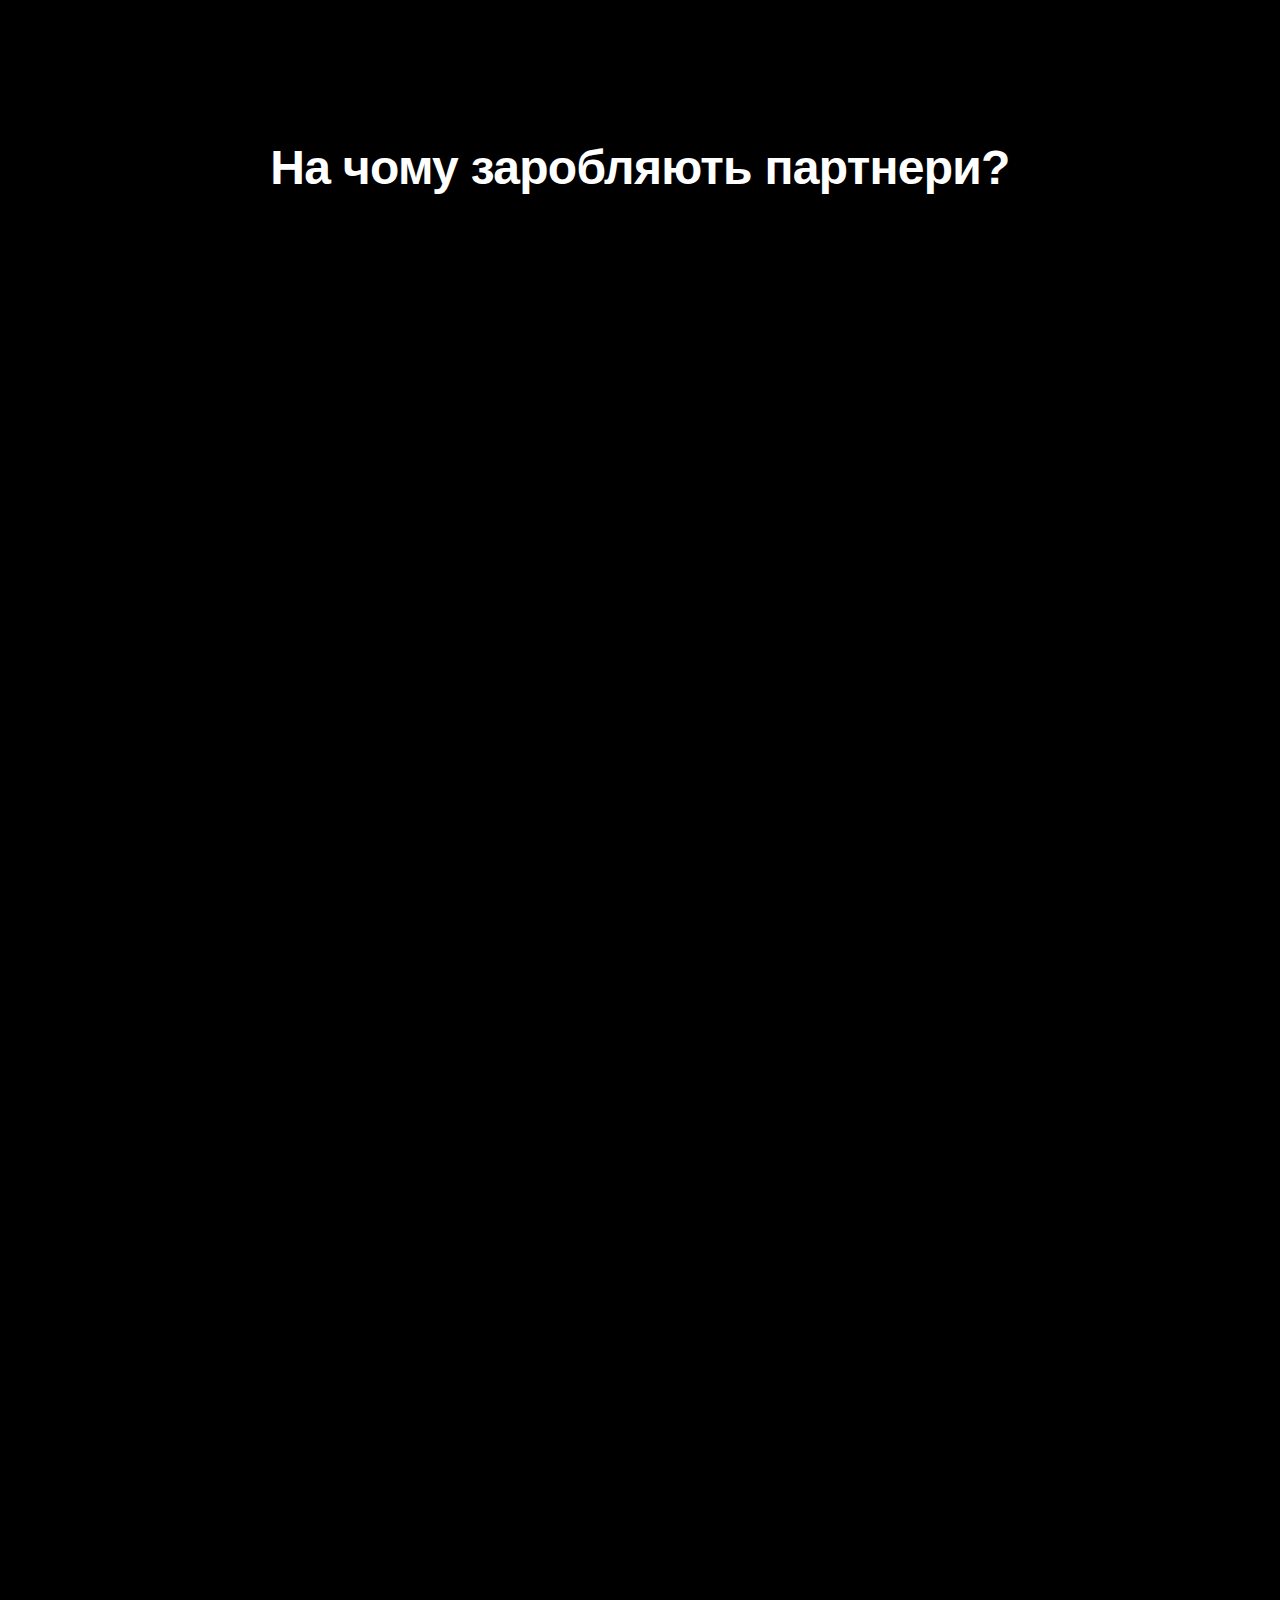
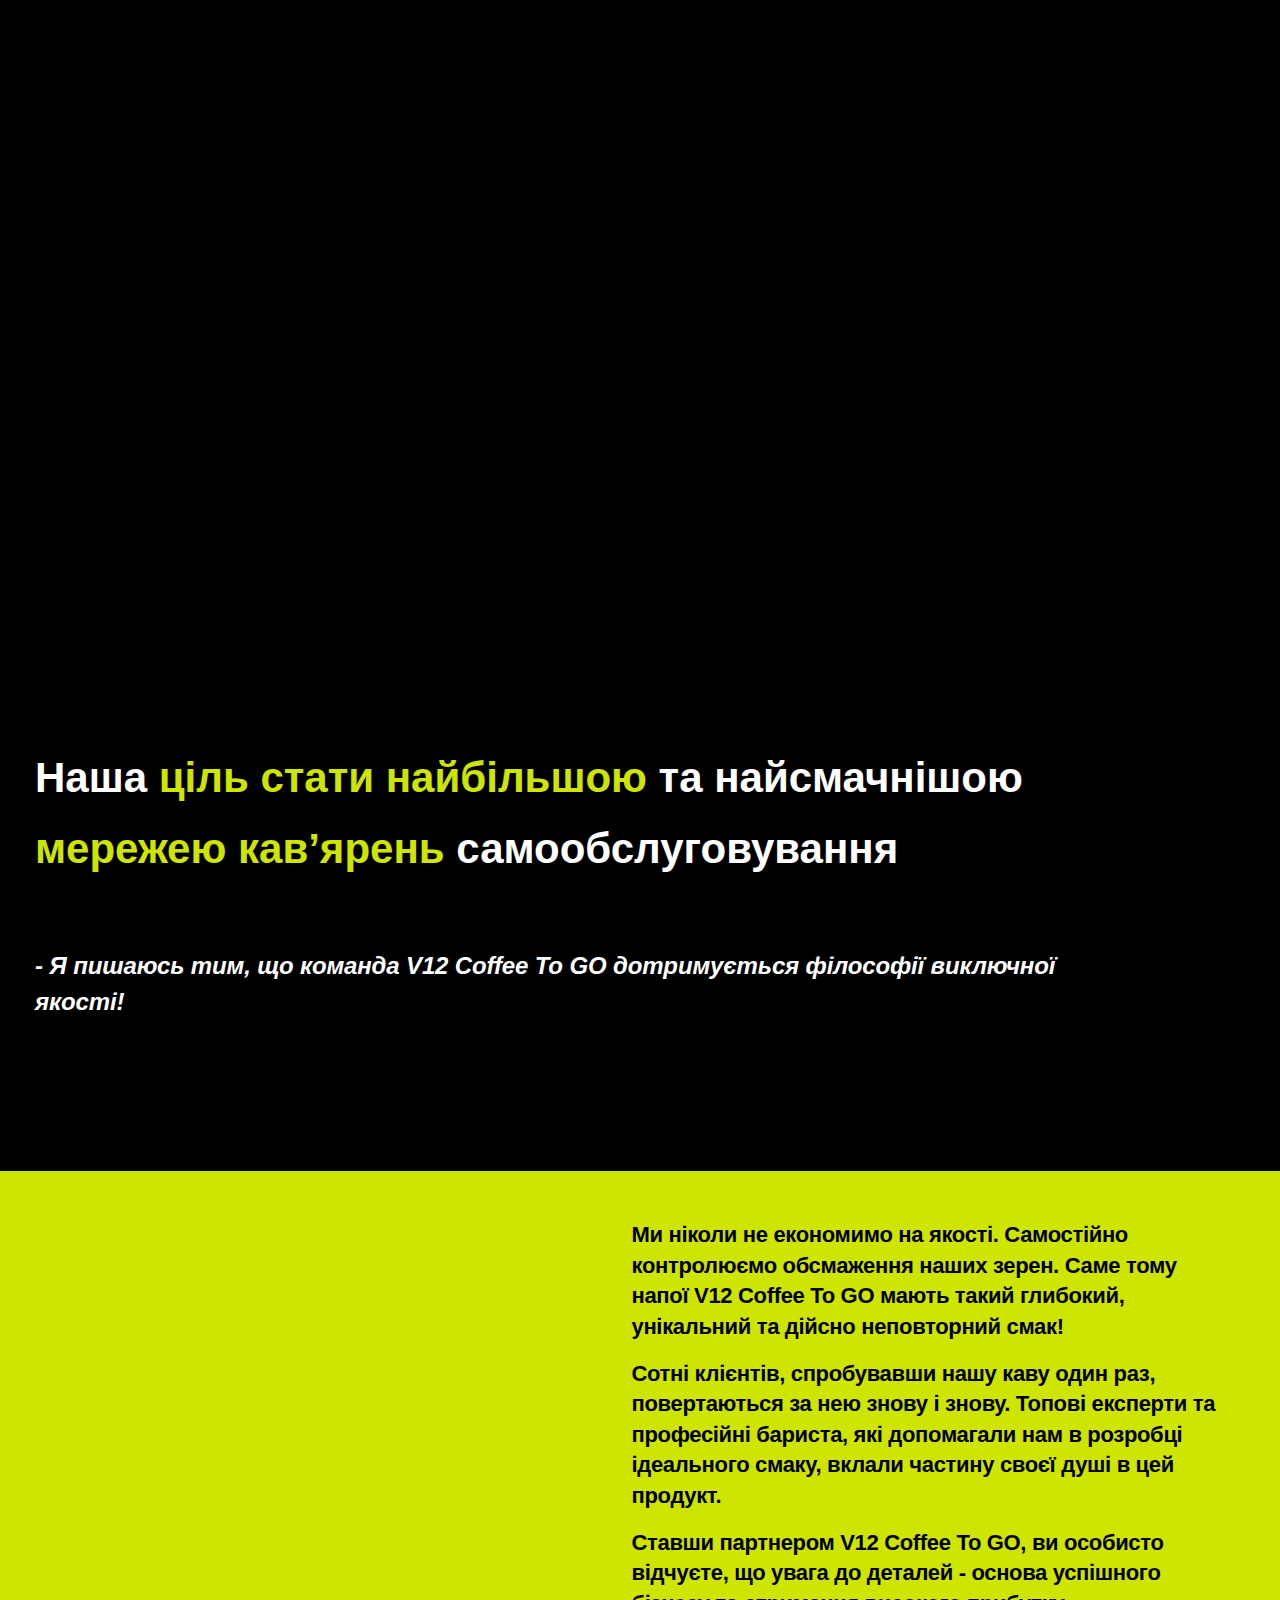
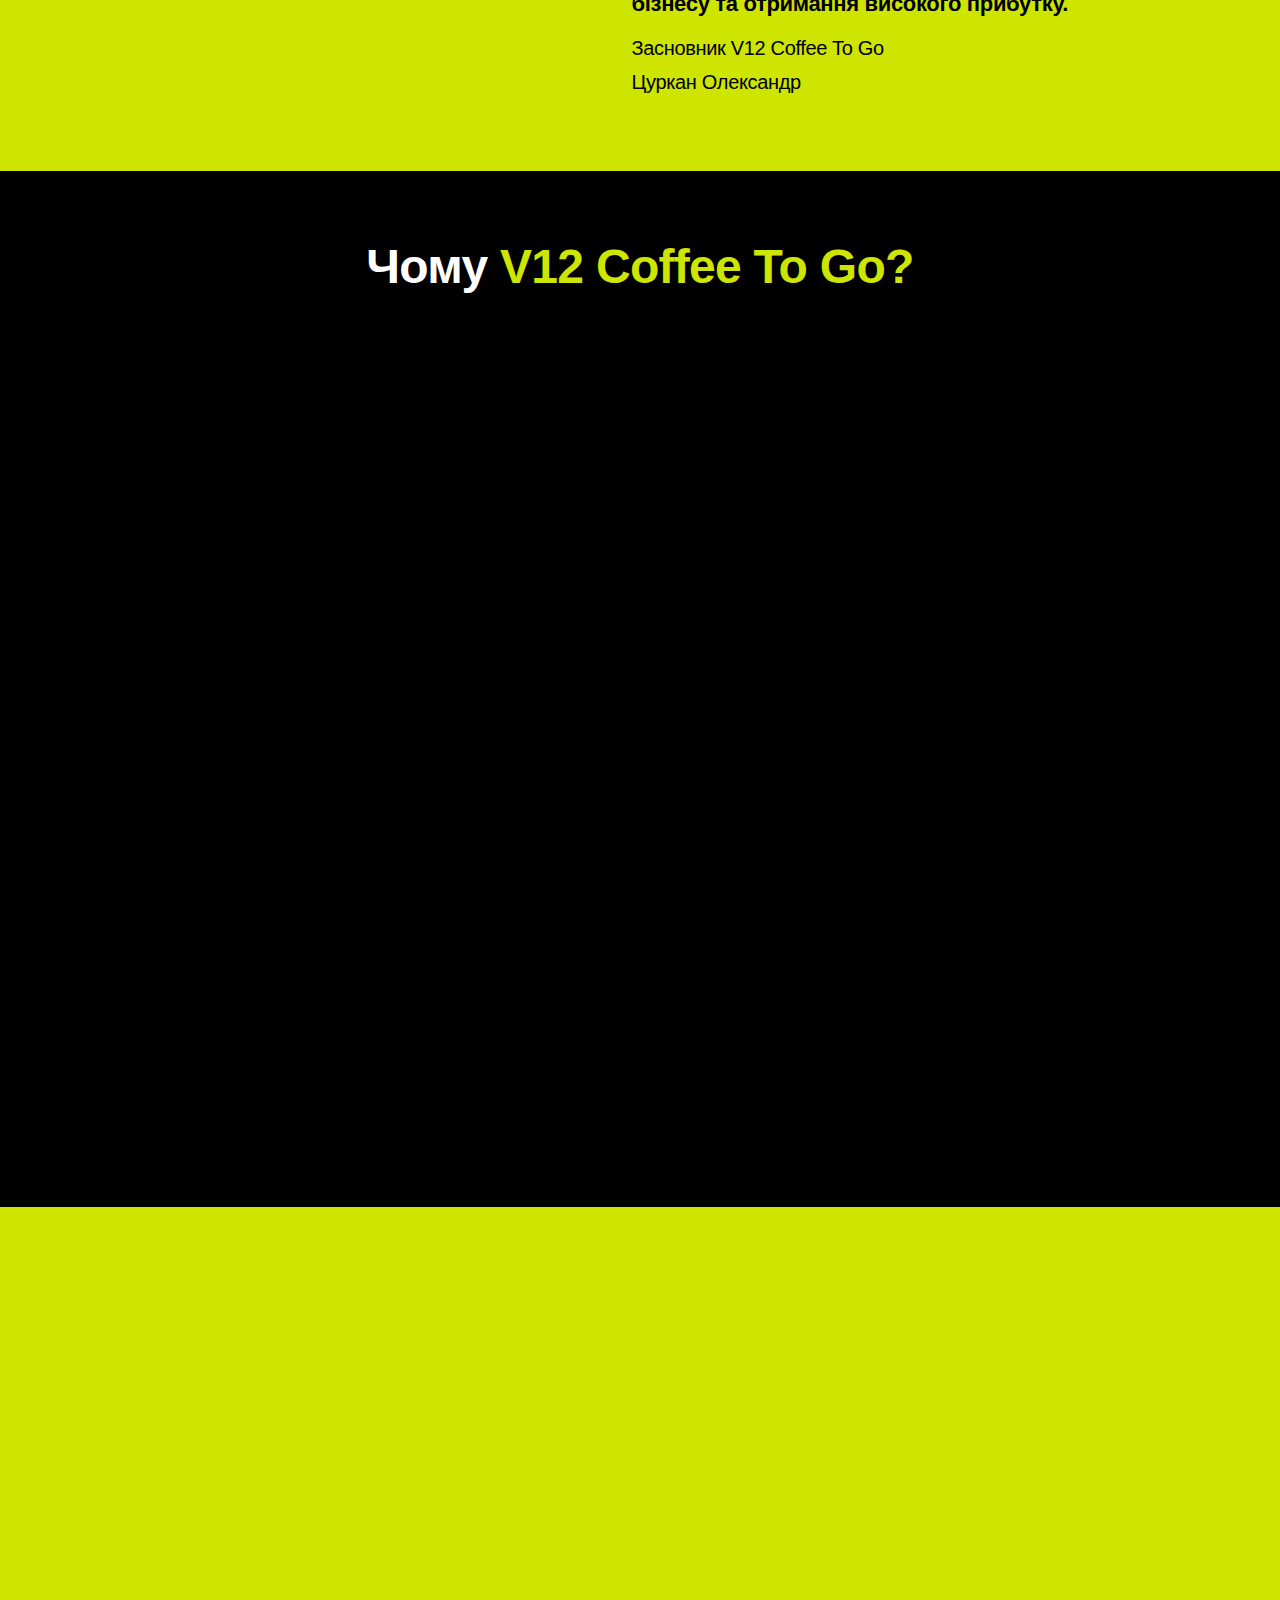
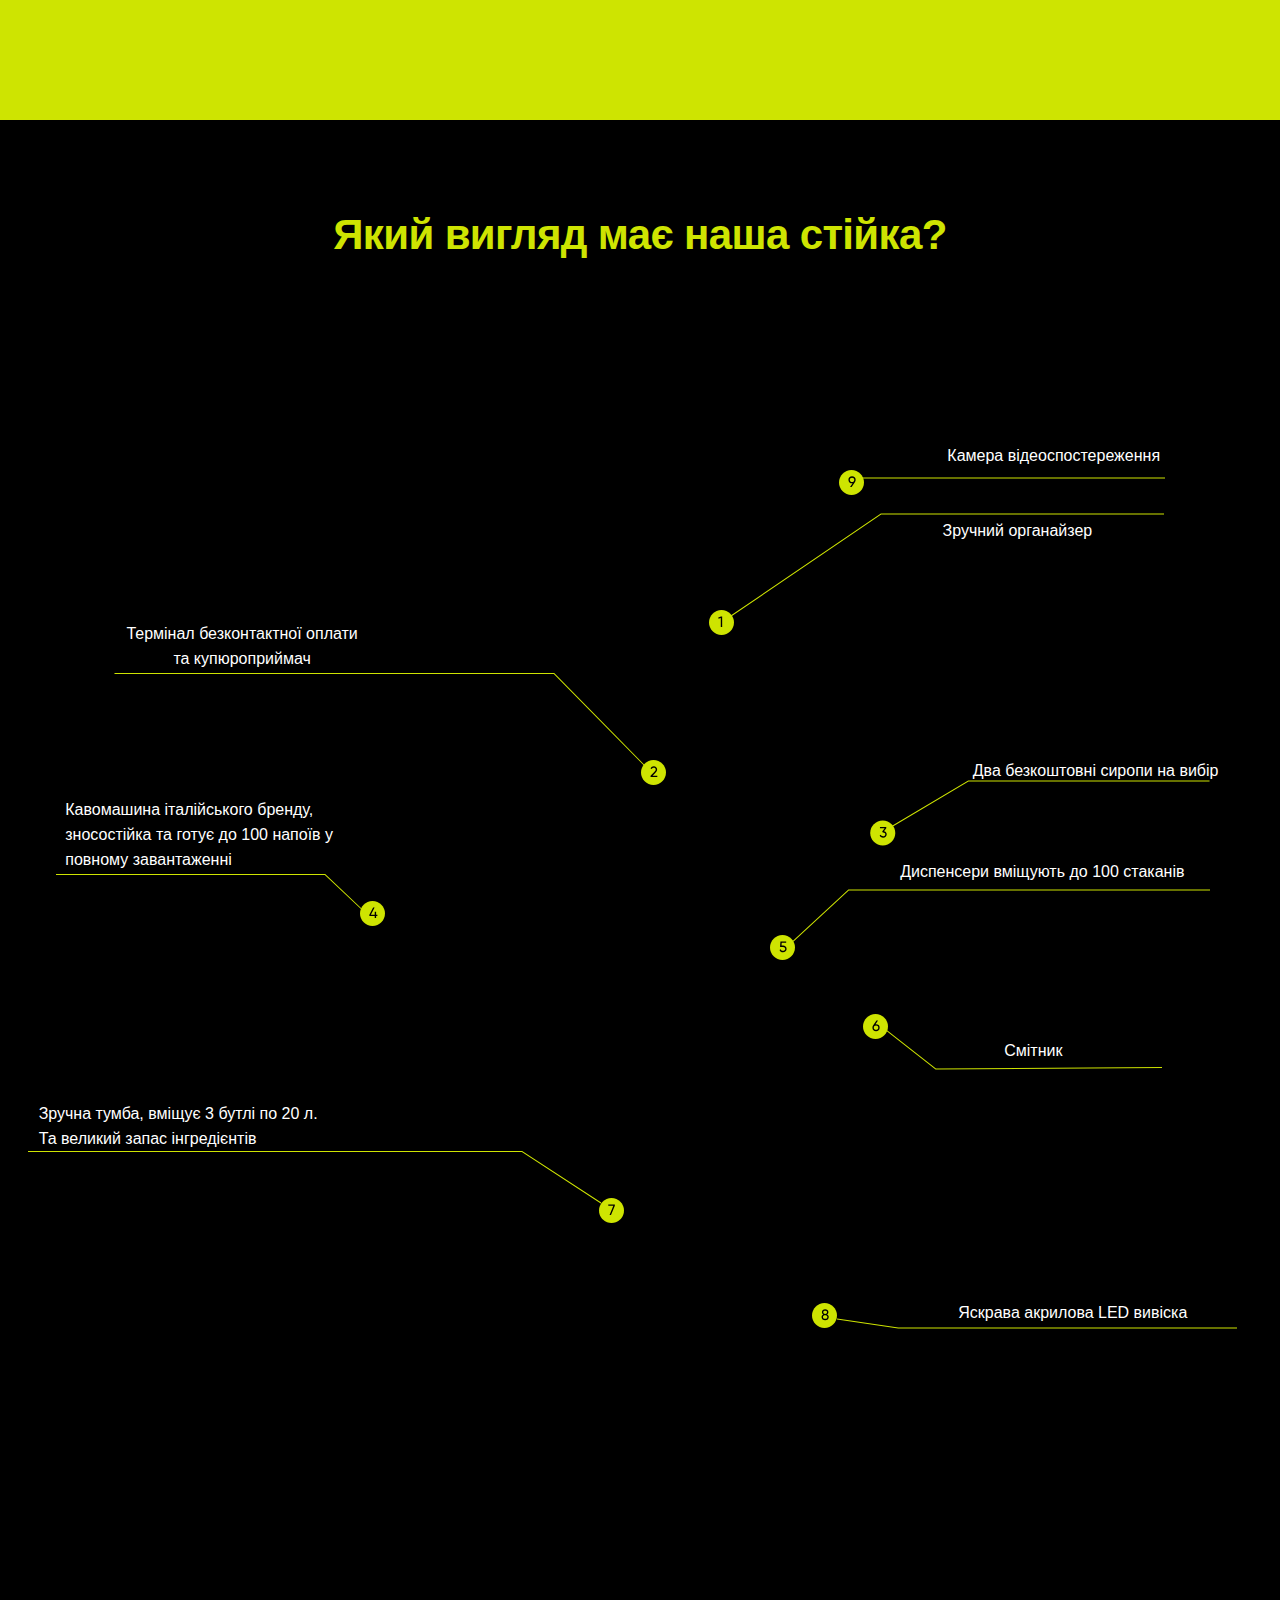
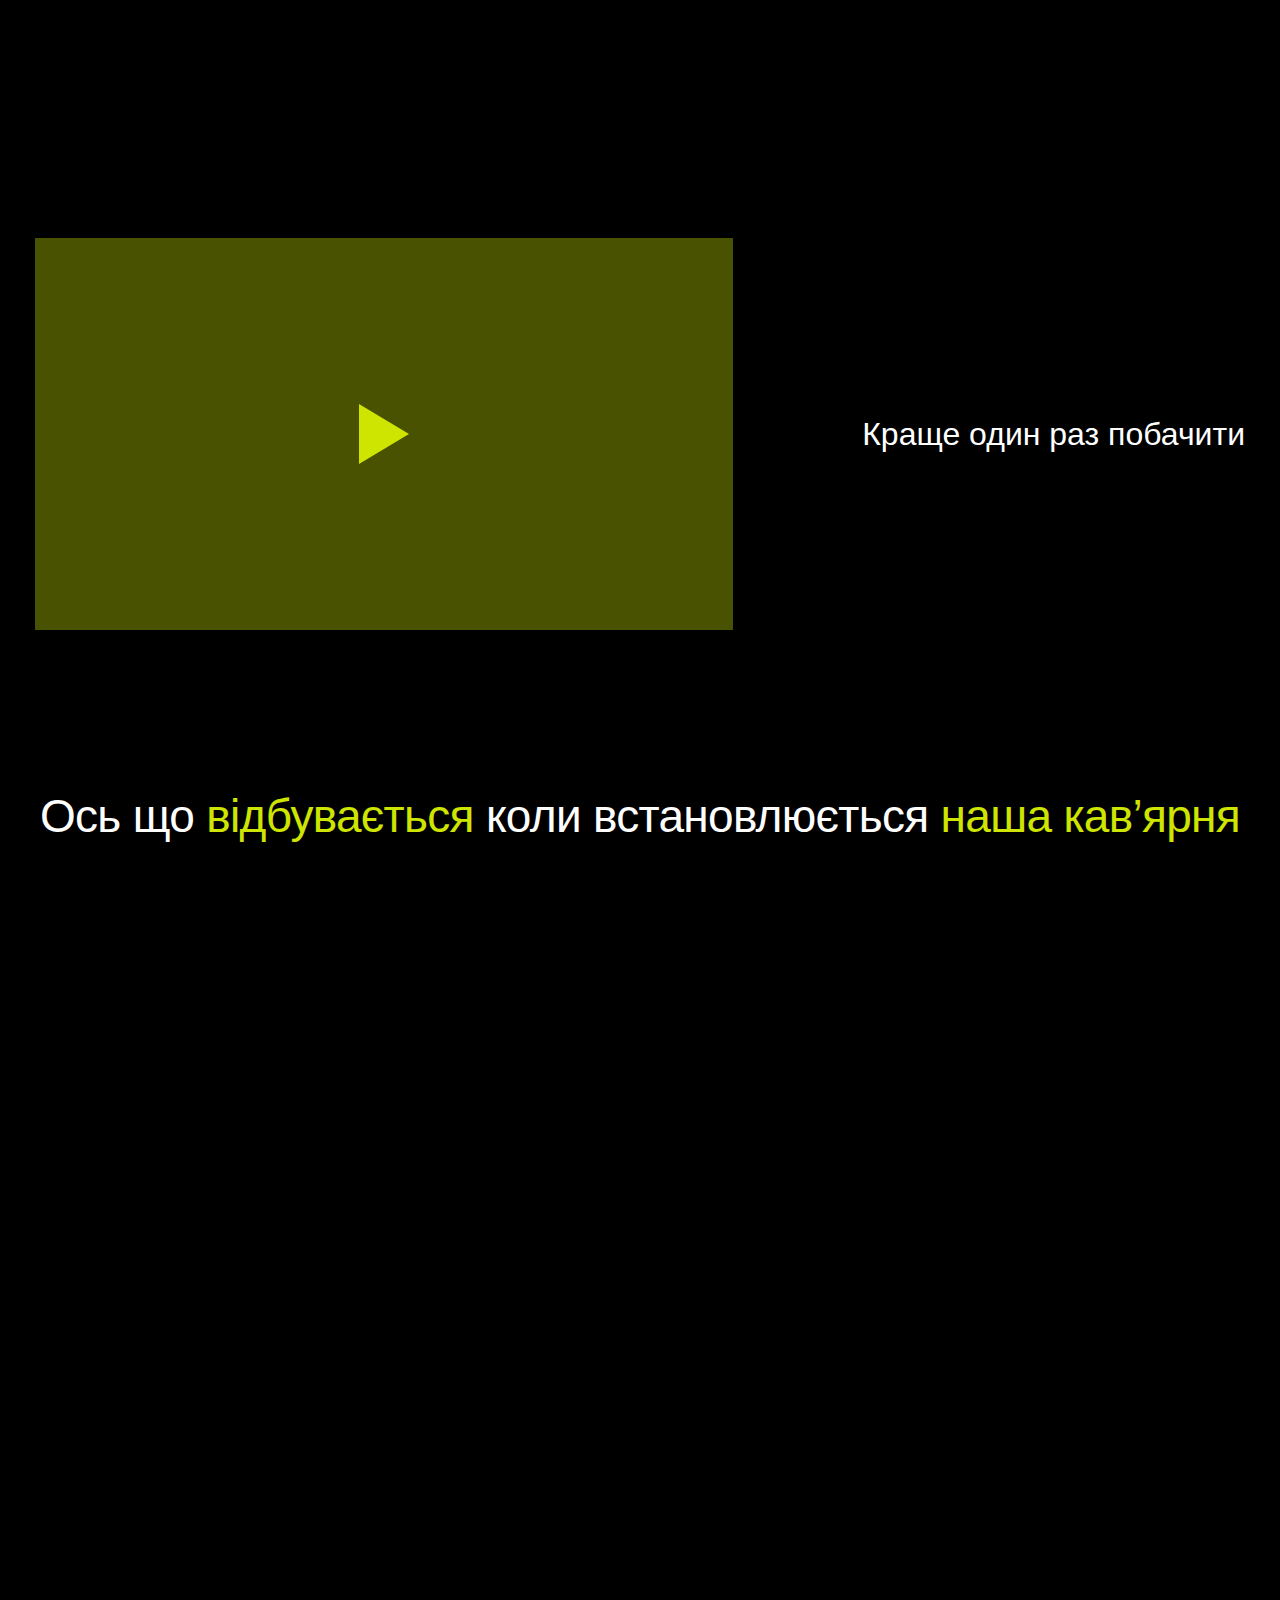
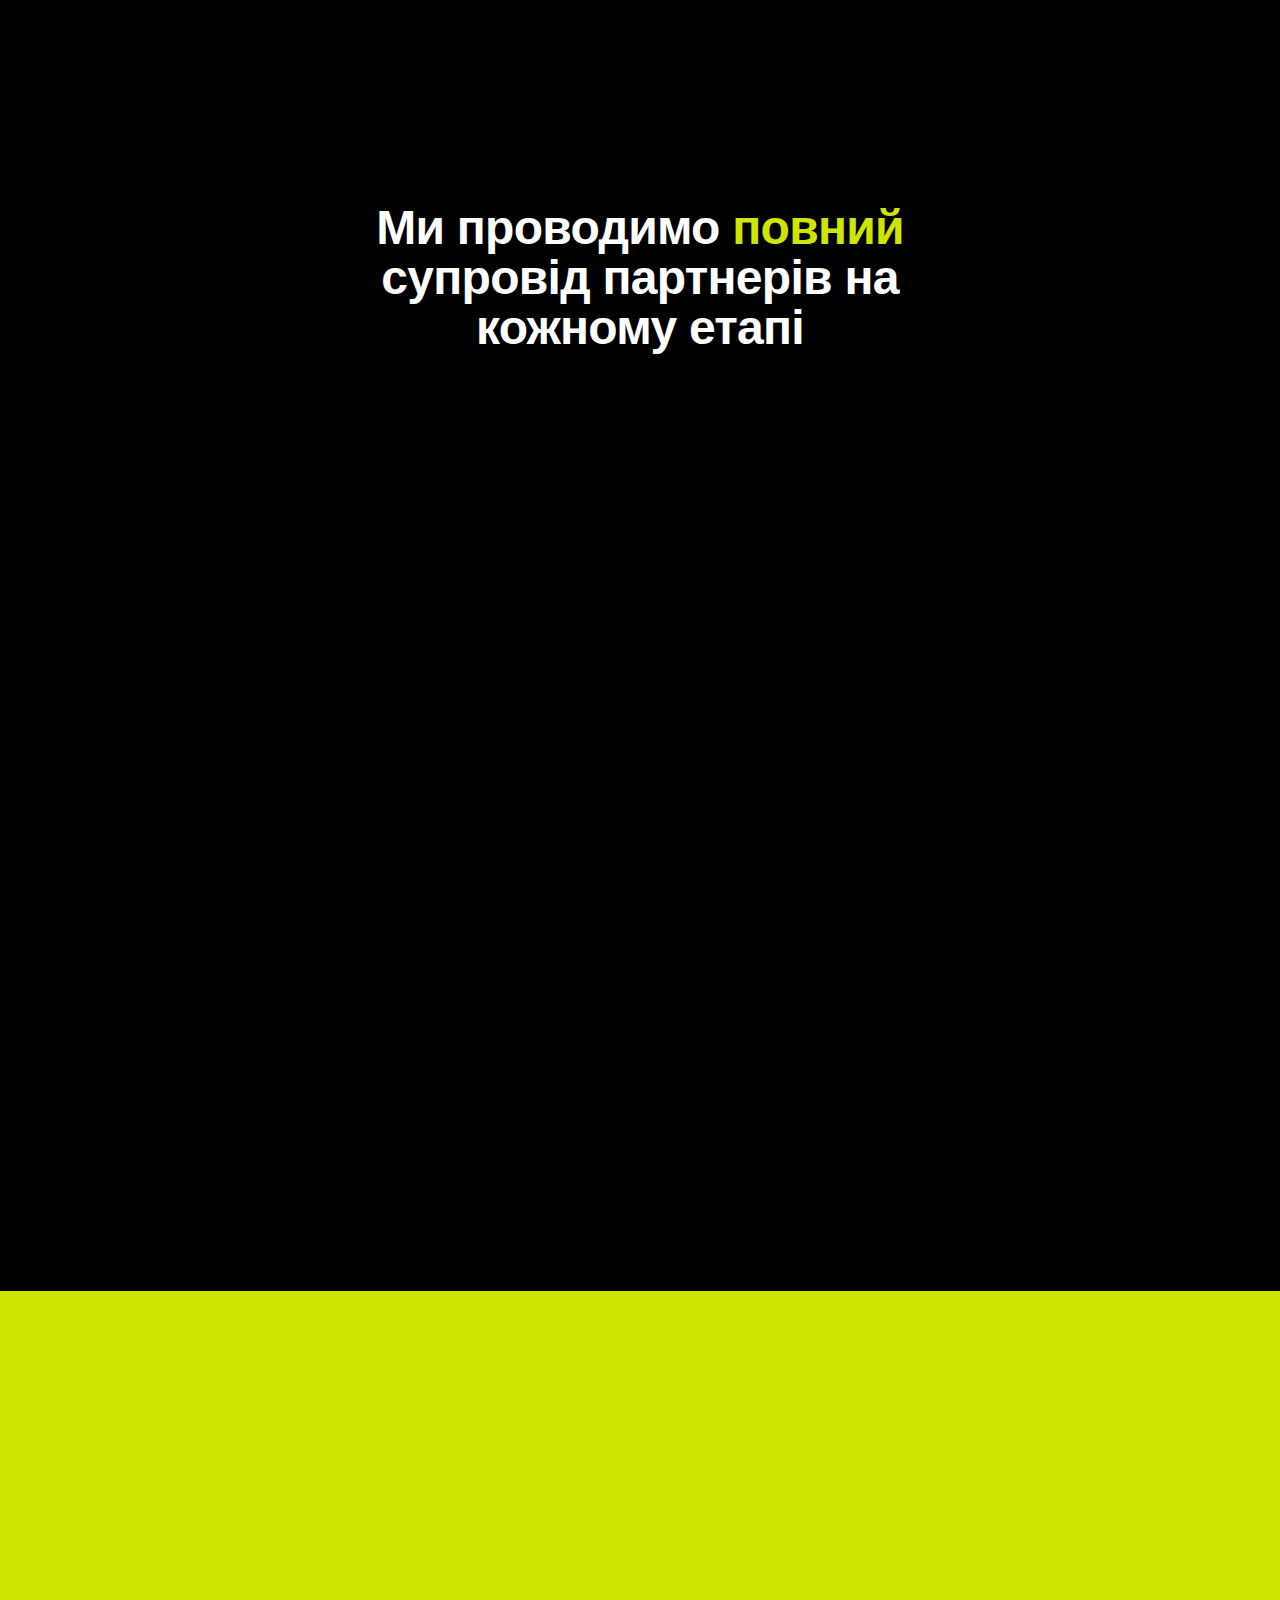
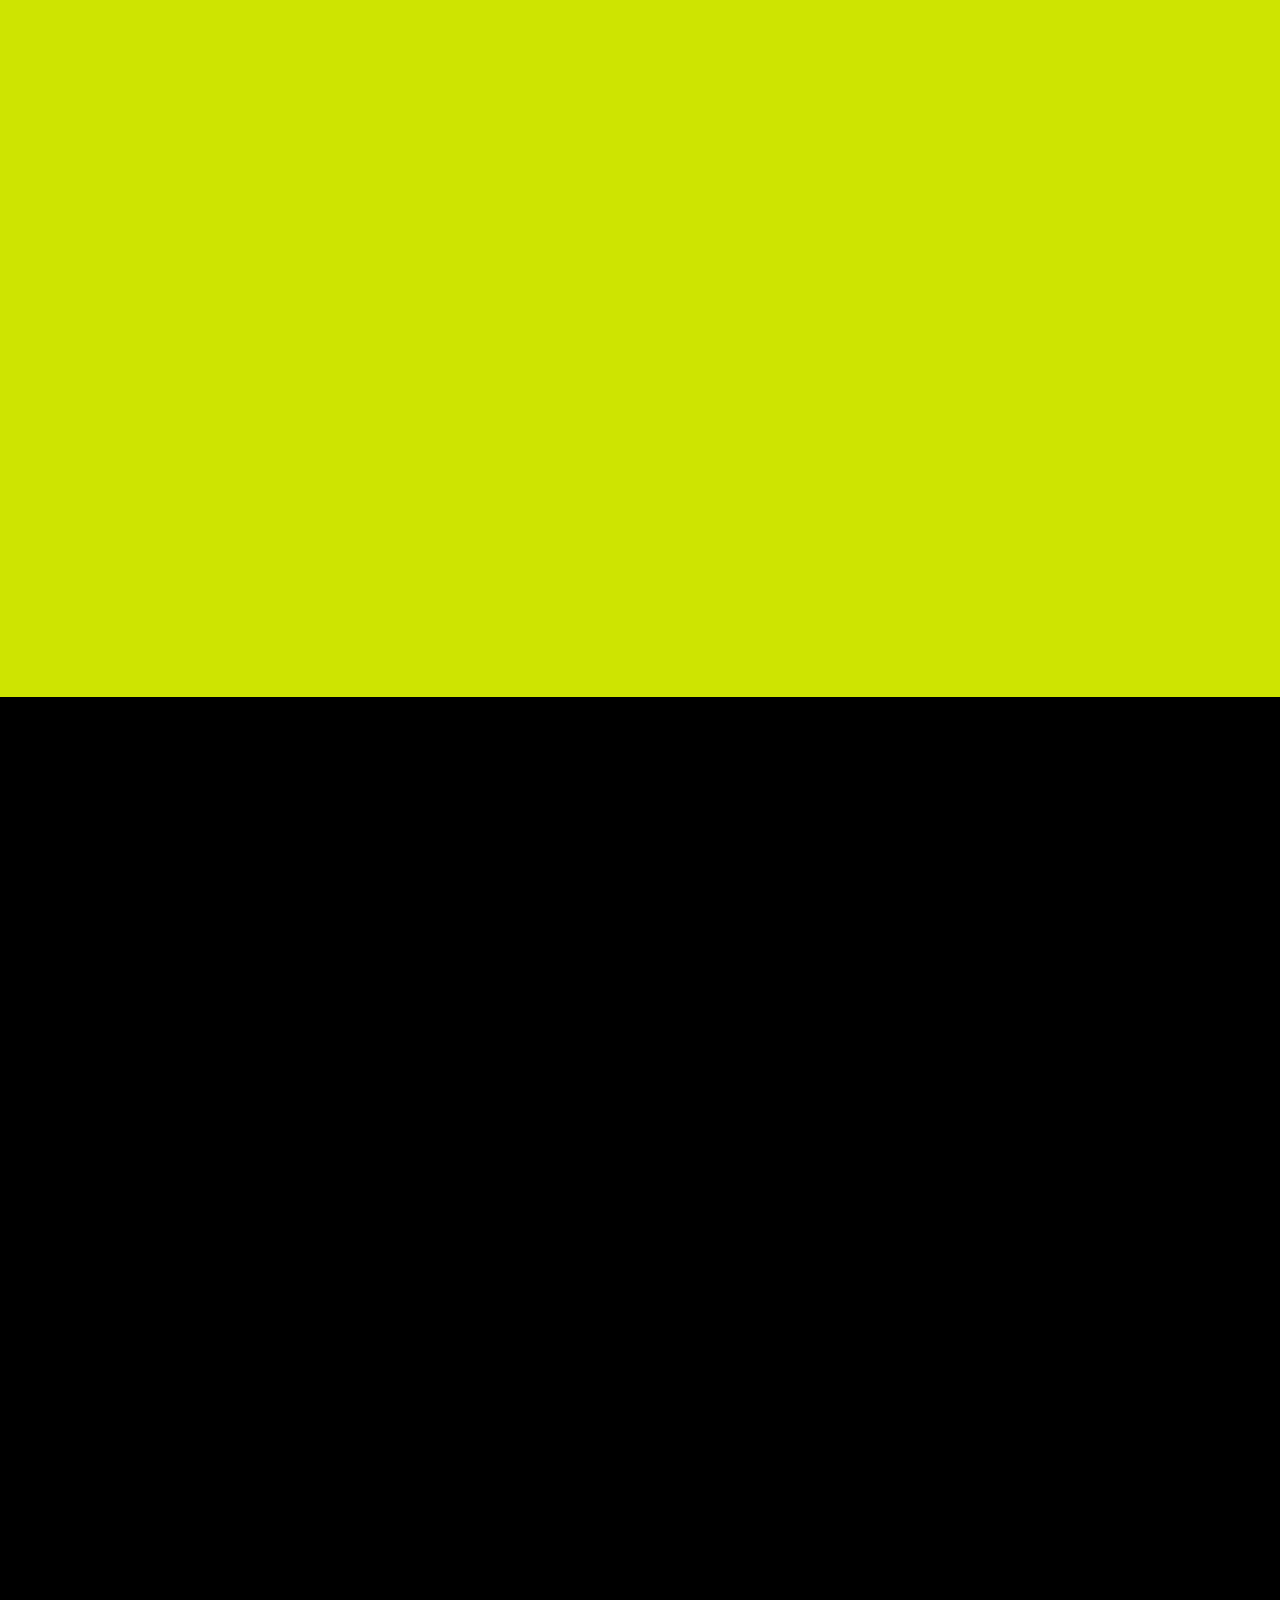
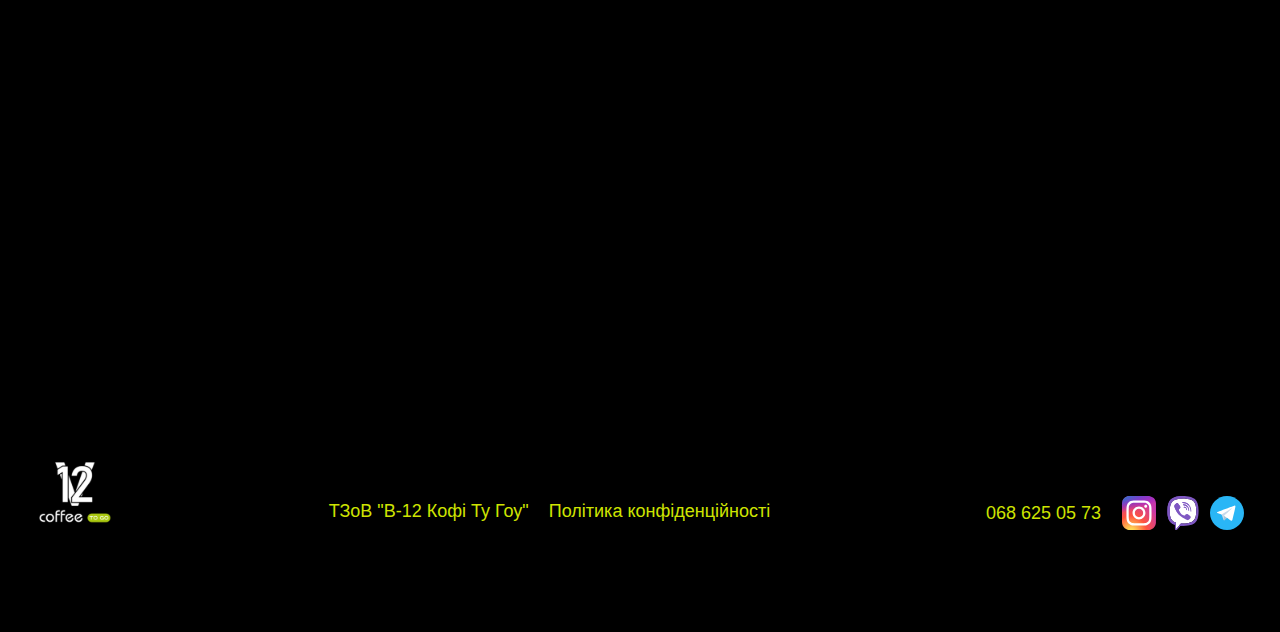
<file: index2.html>
<!DOCTYPE html>
<html lang="uk">
<head>
  <meta charset="UTF-8">
  <meta name="viewport" content="width=device-width,initial-scale=1,minimum-scale=1,maximum-scale=1,user-scalable=no">
  <title>V12 Coffee To Go</title>
  <link href="./img/favicon.png" type="image/png" rel="icon">
  <link rel="stylesheet" href="./css/style.min.css?197985213476">
  <!-- Meta Pixel Code -->
  <script>
  !function(f,b,e,v,n,t,s)
  {if(f.fbq)return;n=f.fbq=function(){n.callMethod?
  n.callMethod.apply(n,arguments):n.queue.push(arguments)};
  if(!f._fbq)f._fbq=n;n.push=n;n.loaded=!0;n.version='2.0';
  n.queue=[];t=b.createElement(e);t.async=!0;
  t.src=v;s=b.getElementsByTagName(e)[0];
  s.parentNode.insertBefore(t,s)}(window, document,'script',
  'https://connect.facebook.net/en_US/fbevents.js');
  fbq('init', '1601747136842897');
  fbq('track', 'PageView');
  </script>
  <noscript><img height="1" width="1" style="display:none"
  src="https://www.facebook.com/tr?id=1601747136842897&ev=PageView&noscript=1"
  /></noscript>
  <!-- End Meta Pixel Code -->
</head>
<body>

  <div class="site">
    <!-- header BEGIN -->
    <header class="header">
      <div class="container header__container">
        <a href="#intro-section" class="js-link-anchor logo logo--size-sm header__logo">
          <img src="img/logo.svg" alt="V12 Coffee To Go" class="img logo__img" width="78px" height="74px">
        </a>
        <nav class="nav header__nav" role="navigation">
          <ul class="nav__list">
            <li class="nav__item">
              <a href="#partners-section" class="js-link-anchor nav__link">На чому заробляють</a>
            </li>
            <li class="nav__item">
              <a href="#opportunities-section" class="js-link-anchor nav__link">Локації</a>
            </li>
            <li class="nav__item">
              <a href="#why-we-section" class="js-link-anchor nav__link">Чому саме ми?</a>
            </li>
            <li class="nav__item">
              <a href="#stand-section" class="js-link-anchor nav__link">Вигляд стійки</a>
            </li>
            <li class="nav__item">
              <a href="#franchise-section" class="js-link-anchor nav__link">Ціна</a>
            </li>
          </ul>
        </nav>
        <div class="contacts-block header__contacts">
          <div class="contacts-block__inner">
            <ul class="contacts-block__list">
              <li class="contacts-block__item contacts-block__item--phone">
                <a href="tel:0686250573" class="contacts-block__phone color-accent">068 625 05 73</a>
              </li>
              <li class="contacts-block__item">
                <a href="https://www.instagram.com/v12_coffee_togo/" target="_blank" class="contacts-block__social-link">
                  <img src="img/svg/instagram.svg" alt="Instagram" class="contacts-block__img" width="36px" height="36px">
                </a>
              </li>
              <li class="contacts-block__item">
                <a href="tel:+380638426123" target="_blank" class="contacts-block__social-link">
                  <img src="img/svg/viber.svg" alt="Viber" class="contacts-block__img" width="36px" height="36px">
                </a>
              </li>
              <li class="contacts-block__item">
                <a href="https://t.me/V12CoffeeToGo" target="_blank" class="contacts-block__social-link">
                  <img src="img/svg/telegram.svg" alt="Telegram" class="contacts-block__img" width="36px" height="36px">
                </a>
              </li>
            </ul>
          </div>
        </div>
        <button class="js-header-toggle header__toggles">
          <span class="header__toggle"></span>
          <span class="header__toggle"></span>
          <span class="header__toggle"></span>
        </button>
      </div>
    </header>
    <!-- header END -->
    <!-- intro-section BEGIN -->
    <section id="intro-section" class="intro-section">
      <div class="container intro-section__container">
        <div class="row intro-section__row">
          <div class="col-5 intro-section__col">
            <div class="intro-section__content wow fadeInUp" data-wow-delay=".4s">
              <h1 class="title title-size-2 intro-section__title">Франшиза кав’ярні самообслуговування  
                <span>Відкрий&nbsp;у&nbsp;своєму місті</span>
              </h1>
              <h2 class="title-size-3 intro-section__suptitle">Отримуй пасивний дохід <span class="color-accent">від&nbsp;10&nbsp;000 до&nbsp;20&nbsp;000&nbsp;грн</span> щомісяця</h2>
              <div class="btn-gift-group intro-section__btn">
                <a href="#feedback-form" class="js-link-anchor btn btn-gift-group__btn">отримати пропозицію</a>
                <span class="js-btn-gift btn btn--gift btn-gift-group__btn">
                  <svg class="btn__icon-gift">
                    <use xlink:href="./img/sprite.svg#gift"></use>
                  </svg>
                  <span class="btn__text-gift">
                    Залишивши заявку до кінця<br> місяця отримайте в подарунок<br>запас інгредієнтів
                  </span>
                </span>
              </div>
              <p class="intro-section__description">Бізнес, який працює 24/7 без працівників!</p>
            </div>
          </div>
          <div class="col-5 row__col intro-section__col intro-section__col--picture wow fadeIn" data-wow-delay="0s">
            <picture class="picture intro-section__picture">
              <source type="image/webp" srcset="img/png/intro.webp">
              <img src="img/png/intro.png" alt="Франшиза кав’ярні самообслуговування відкрий у своєму місті" class="img intro-section__img" width="386px" height="620px">
            </picture>
          </div>
        </div>
      </div>
    </section>
    <!-- intro-section END -->
    <!-- info-section BEGIN -->
    <section class="info-section">
      <div class="container info-section__container">
        <div class="info-section__inner">
          <h2 class="title title-size-2 info-section__title wow fadeInUp">Що Ви отримаєте?</h2>
          <div class="row info-section__row">
            <div class="col-4 info-section__col">
              <article class="info-card info-section__card wow fadeInUp" data-wow-delay=".4s">
                <p class="info-card__description">Ви отримаєте готову кав'ярню  самообслуговування, яка повністю буде у вашій власності та працюватиме 24/7.</p>
              </article>
            </div>
            <div class="col-4 info-section__col">
              <article class="info-card info-section__card wow fadeInUp" data-wow-delay=".6s">
                <p class="info-card__description">Кав'ярня готує дууууже смачні  напої! Продуманий кожен  елемент бізнесу, щоб для вас  він був максимально вигідним.</p>
              </article>
            </div>
            <div class="col-4 info-section__col">
              <article class="info-card info-section__card wow fadeInUp" data-wow-delay=".8s">
                <p class="info-card__description">Детально продуманий дизайн   стійки, який приваблює клієнтів  з першого погляду.</p>
              </article>
            </div>
          </div>
        </div>
      </div>
    </section>
    <!-- info-section END -->
    <!-- light-section BEGIN -->
    <section class="light-section">
      <div class="container light-section__container">          
        <div class="light-section__inner">
          <div class="light-section__content">
            <h2 class="title title-size-1 light-section__title wow fadeInUp">Швидко і легко</h2>
            <p class="light-section__description wow fadeInUp">Швидкий початок бізнесу за 14 днів з мінімальною тратою часу і людських ресурсів.</p>
            <p class="light-section__description wow fadeInUp">Готове рішення, яке повністю оцифроване. Бізнес який керується з Вашого смартфону.</p>
            <p class="light-section__description wow fadeInUp">Забезпечуємо усім необхідним для повноцінного запуску.</p>
          </div>
        </div>
      </div>
    </section>
    <!-- light-section END -->
    <!-- partners-section BEGIN -->
    <section id="partners-section" class="partners-section">
      <div class="container container--size-md partners-section__container">
        <h2 class="title title-size-2 partners-section__title">На чому заробляють партнери?</h2>
        <div class="row partners-section__row">
          <div class="col-6 partners-section__col wow fadeInUp">
            <h3 class="partners-card__title partners-card__title--mb">Рентабельність напою</h3>
            <div class="partners-card partners-section__card">
              <h3 class="partners-card__title partners-card__title--dc">Рентабельність напою</h3>
              <ul class="partners-price-list partners-card__price-list">
                <li class="partners-price-list__item">
                  <span class="partners-price-list__goods">Кава:</span>
                  <span class="partners-price-list__price color-accent">3,00&nbsp;грн</span>
                </li>
                <li class="partners-price-list__item">
                  <span class="partners-price-list__goods">Молоко:</span>
                  <span class="partners-price-list__price color-accent">5,04&nbsp;грн</span>
                </li>
                <li class="partners-price-list__item">
                  <span class="partners-price-list__goods">Вода:</span>
                  <span class="partners-price-list__price color-accent">0,22&nbsp;грн</span>
                </li>
                <li class="partners-price-list__item">
                  <span class="partners-price-list__goods">Стакан:</span>
                  <span class="partners-price-list__price color-accent">3,00&nbsp;грн</span>
                </li>
                <li class="partners-price-list__item">
                  <span class="partners-price-list__goods">Кришка та розмішувач:</span>
                  <span class="partners-price-list__price color-accent">  1,06&nbsp;грн</span>
                </li>
              </ul>
              <table class="partners-card__result">
                <tbody>
                  <tr>
                    <td><strong>Разом:</strong></td>
                    <td class="color-accent"><strong>12,32&nbsp;грн</strong></td>
                  </tr>
                  <tr>
                    <td>Вартість капучіно:</td>
                    <td class="color-accent">30,00&nbsp;грн</td>
                  </tr>
                  <tr>
                    <td>Прибуток:</td>
                    <td class="color-accent">17,68&nbsp;грн</td>
                  </tr>
                </tbody>
              </table>
            </div>
          </div>
          <div class="col-6 partners-section__col wow fadeInUp" data-wow-delay=".8s">
            <h3 class="title-size-3 partners-card__title color-accent partners-card__title--mb">Розрахунок окупності</h3>
            <div class="partners-card partners-section__card partners-card--color-accent">
              <h3 class="title-size-3 partners-card__title color-accent partners-card__title--dc">Розрахунок окупності</h3>
              <ul class="partners-price-list partners-card__price-list">
                <li class="partners-price-list__item">
                  <span class="partners-price-list__goods">вартість оренди: <span class="partners-price-list__price color-accent"> 3000&nbsp;грн</span></span>
                </li>
                <li class="partners-price-list__item">
                  <span class="partners-price-list__goods">продає кав’ярня в день: :</span>
                  <span class="partners-price-list__price color-accent">35&nbsp;напоїв </span>
                </li>
                <li class="partners-price-list__item">
                  <span class="partners-price-list__goods">Чистий дохід в місяць:</span>
                  <span class="partners-price-list__price color-accent">14 850&nbsp;грн</span>
                </li>
                <li class="partners-price-list__item">
                  <span class="partners-price-list__goods">період окупності:</span>
                  <span class="partners-price-list__price color-accent">11&nbsp;місяців</span>
                </li>
              </ul>
              <a href="#modal-info" class="js-modal-open partners-card__link color-accent">
                <span class="partners-card__title-link">Детальніше</span>
                <span class="partners-card__img-link">
                  <svg class="img partners-card__img">
                    <use xlink:href="./img/sprite.svg#partners-section-1"></use>
                  </svg>
                </span>
              </a>
            </div>
          </div>
        </div>
      </div>
    </section>
    <!-- partners-section END -->
    <!-- opportunities-section BEGIN -->
    <section id="opportunities-section" class="opportunities-section">
      <div class="container opportunities-section__container">
        <h2 class="title title-size-2 opportunities-section__title wow fadeInUp">Ви можете встановити кав'ярню  практично <span class="color-accent">будь-де</span></h2>
        <div class="section-list opportunities-section__list">
          <div class="row section-list__row">
            <div class="col-4 section-list__col wow fadeInUp" data-wow-delay=".2s">
              <div class="section-card section-list__card">
                <picture class="picture section-card__picture">
                  <img src="img/svg/opportunities-section-1.svg" alt="Магазини" class="img section-card__img" width="96px" height="96px" loading="lazy">
                </picture>
                <div class="section-card__content">
                  <h3 href="#" class="section-card__title">Магазини</h3>
                  <p class="section-card__subtitle">Прикасова зона у магазині</p>
                </div>
              </div>
            </div>
            <div class="col-4 section-list__col wow fadeInUp" data-wow-delay=".5s">
              <div class="section-card section-list__card">
                <picture class="picture section-card__picture">
                  <img src="img/svg/opportunities-section-2.svg" alt="Сервіси" class="img section-card__img" width="96px" height="96px" loading="lazy">
                </picture>
                <div class="section-card__content">
                  <h3 href="#" class="section-card__title">Сервіси</h3>
                  <p class="section-card__subtitle">У будь-якому сервісі міста</p>
                </div>
              </div>
            </div>
            <div class="col-4 section-list__col wow fadeInUp" data-wow-delay=".8s">
              <div class="section-card section-list__card">
                <picture class="picture section-card__picture">
                  <img src="img/svg/opportunities-section-3.svg" alt="Готелі" class="img section-card__img" width="96px" height="96px" loading="lazy">
                </picture>
                <div class="section-card__content">
                  <h3 href="#" class="section-card__title">Готелі</h3>
                  <p class="section-card__subtitle">Зона рецепції у готелях</p>
                </div>
              </div>
            </div>
            <div class="col-4 section-list__col wow fadeInUp" data-wow-delay="1.1s">
              <div class="section-card section-list__card">
                <picture class="picture section-card__picture">
                  <img src="img/svg/opportunities-section-4.svg" alt="Офіси" class="img section-card__img" width="96px" height="96px" loading="lazy">
                </picture>
                <div class="section-card__content">
                  <h3 href="#" class="section-card__title">Офіси</h3>
                  <p class="section-card__subtitle">Усі бізнес-центри</p>
                </div>
              </div>
            </div>
            <div class="col-4 section-list__col wow fadeInUp" data-wow-delay="1.4s">
              <div class="section-card section-list__card">
                <picture class="picture section-card__picture">
                  <img src="img/svg/opportunities-section-5.svg" alt="АЗС" class="img section-card__img" width="96px" height="96px" loading="lazy">
                </picture>
                <div class="section-card__content">
                  <h3 href="#" class="section-card__title">АЗС</h3>
                  <p class="section-card__subtitle">Будь-яка заправка</p>
                </div>
              </div>
            </div>
            <div class="col-4 section-list__col wow fadeInUp" data-wow-delay="1.7s">
              <div class="section-card section-list__card">
                <picture class="picture section-card__picture">
                  <img src="img/svg/opportunities-section-6.svg" alt="Торгові центри" class="img section-card__img" width="96px" height="96px" loading="lazy">
                </picture>
                <div class="section-card__content">
                  <h3 href="#" class="section-card__title">Торгові центри</h3>
                  <p class="section-card__subtitle">Будь-який ТРЦ</p>
                </div>
              </div>
            </div>
          </div>
        </div>
      </div>
    </section>
    <!-- opportunities-section END -->
    <!-- purposes-section BEGIN -->
    <section class="purposes-section">
      <div class="container purposes-section__container">
        <div class="purposes-section__inner">
          <h2 class="purposes-section__title">Наша <span class="color-accent">ціль стати найбільшою</span> та найсмачнішою <span class="color-accent">мережею кав’ярень</span> самообслуговування</h2>
          <p class="purposes-section__suptitle">- Я пишаюсь тим, що команда V12 Coffee To GO дотримується філософії виключної якості!</p>
        </div>
      </div>
    </section>
    <!-- purposes-section END -->
    <!-- owner-section BEGIN -->
    <section class="owner-section">
      <div class="container owner-section__container">
        <div class="row owner-section__row">
          <div class="col-5 owner-section__col owner-section__col--picture">
            <picture class="picture owner-section__picture">
              <source type="image/webp" srcset="img/png/owner.webp">
              <img src="img/png/owner.png" alt="Цуркан Олександр" class="img owner-section__img" width="500px" height="600px" loading="lazy">
            </picture>
          </div>
          <div class="col-7 owner-section__col owner-section__col--content">
            <div class="owner-content content owner-section__content">
              <p class="owner-content__text">Ми ніколи не економимо на якості. Самостійно контролюємо обсмаження наших зерен. Саме тому напої V12 Coffee To GO мають такий глибокий, унікальний та дійсно неповторний смак!</p>
              <p class="owner-content__text">Сотні клієнтів, спробувавши нашу каву один раз, повертаються за нею знову і знову. Топові експерти та професійні бариста, які допомагали нам в розробці ідеального смаку, вклали частину своєї душі в цей продукт.</p>
              <p class="owner-content__text">Ставши партнером V12 Coffee To GO, ви особисто відчуєте, що увага до деталей - основа успішного бізнесу та отримання високого прибутку.</p>
              <p class="owner-content__text-info">Засновник V12 Coffee To Go</p>
              <p class="owner-content__text-info">Цуркан Олександр</p>
            </div>
          </div>
        </div>
      </div>
    </section>
    <!-- owner-section END -->
    <!-- why-we-section BEGIN -->
    <section id="why-we-section" class="why-we-section">
      <div class="container why-we-section__container">
        <h2 class="title title-size-2 why-we-section__title">Чому <span class="color-accent">V12 Coffee To Go?</span></h2>
        <div class="section-list why-we-section__list">
          <div class="row section-list__row">
            <div class="col-4 section-list__col wow fadeInUp" data-wow-delay=".2s">
              <div class="section-card section-list__card">
                <picture class="picture section-card__picture">
                  <img src="img/svg/why-we-section-1.svg" alt="" class="img section-card__img" width="96px" height="96px" loading="lazy">
                </picture>
                <div class="section-card__content">
                  <p class="section-card__text">Професійний підхід до кожного елементу бізнес-моделі</p>
                </div>
              </div>
            </div>
            <div class="col-4 section-list__col wow fadeInUp" data-wow-delay=".5s">
              <div class="section-card section-list__card">
                <picture class="picture section-card__picture">
                  <img src="img/svg/why-we-section-2.svg" alt="" class="img section-card__img" width="96px" height="96px" loading="lazy">
                </picture>
                <div class="section-card__content">
                  <p class="section-card__text">Ексклюзивні умови на всіх етапах партнерства</p>
                </div>
              </div>
            </div>
            <div class="col-4 section-list__col wow fadeInUp" data-wow-delay=".8s">
              <div class="section-card section-list__card">
                <picture class="picture section-card__picture">
                  <img src="img/svg/why-we-section-3.svg" alt="" class="img section-card__img" width="96px" height="96px" loading="lazy">
                </picture>
                <div class="section-card__content">
                  <p class="section-card__text">Власний технічний відділ</p>
                </div>
              </div>
            </div>
            <div class="col-4 section-list__col wow fadeInUp" data-wow-delay="1.1s">
              <div class="section-card section-list__card">
                <picture class="picture section-card__picture">
                  <img src="img/svg/why-we-section-4.svg" alt="" class="img section-card__img" width="96px" height="96px" loading="lazy">
                </picture>
                <div class="section-card__content">
                  <p class="section-card__text">Інгрідієнти преміальної якості, зручна логістика</p>
                </div>
              </div>
            </div>
            <div class="col-4 section-list__col wow fadeInUp" data-wow-delay="1.4s">
              <div class="section-card section-list__card">
                <picture class="picture section-card__picture">
                  <img src="img/svg/why-we-section-5.svg" alt="" class="img section-card__img" width="96px" height="96px" loading="lazy">
                </picture>
                <div class="section-card__content">
                  <p class="section-card__text">Бізнес в смартфоні-моніторинг показників та продажів</p>
                </div>
              </div>
            </div>
            <div class="col-4 section-list__col wow fadeInUp" data-wow-delay="1.7s">
              <div class="section-card section-list__card">
                <picture class="picture section-card__picture">
                  <img src="img/svg/why-we-section-6.svg" alt="" class="img section-card__img" width="96px" height="96px" loading="lazy">
                </picture>
                <div class="section-card__content">
                  <p class="section-card__text">Найвища якість та контроль за рахунок власного виробництва</p>
                </div>
              </div>
            </div>
          </div>
        </div>
      </div>
    </section>
    <!-- why-we-section END -->
    <!-- return-section BEGIN -->
    <section class="return-section">
      <div class="container return-section__container">
        <div class="row return-section__row">
          <div class="col-8 return-section__col return-section__col--content">
            <div class="return-content return-section__content wow fadeInUp">
              <h2 class="return-content__title">Не зможеш заробити - повернемо гроші!</h2>
              <p class="return-content__suptitle">Ми настільки впевнені у нашій бізнес-моделі, що готові повернути до 100%  інвестицій протягом 6 місяців.</p>
              <div class="btn-gift-group return-content__btn">
                <a href="#feedback-form" class="js-link-anchor btn btn--theme_dark btn--size-md  btn-gift-group__btn">Консультація</a>
                <span class="js-btn-gift btn btn--theme_dark  btn--size-md btn--gift btn-gift-group__btn">
                  <svg class="btn__icon-gift">
                    <use xlink:href="./img/sprite.svg#gift"></use>
                  </svg>
                  <span class="btn__text-gift">
                    Залишивши заявку до кінця<br> місяця отримайте в подарунок<br>запас інгредієнтів
                  </span>
                </span>
              </div>
            </div>
          </div>
          <div class="col-4 return-section__col return-section__col--picture">
            <picture class="return-section__picture wow fadeInUp">
              <source type="image/webp" srcset="img/png/return.webp">
              <img src="img/png/return.png" alt="Coffe Cup" class="return-section__img" width="433px" height="568px" loading="lazy">
            </picture>
          </div>
        </div>
      </div>
    </section>
    <!-- return-section END -->
    <!-- stand-section BEGIN -->
    <section id="stand-section" class="stand-section">
      <div class="container stand-section__container">
        <h2 class="title title-size-2 stand-section__title"><span class="color-accent">Який вигляд має наша стійка?</span></h2>
        <div class="stand-section__inner">
          <picture class="picture stand-section__picture stand-section__picture--desktop">
            <source type="image/webp" srcset="img/png/marks-machine.webp">
            <img src="img/png/marks-machine.png" alt="Який вигляд має наша стійка?" class="stand-section__img" width="1312px" height="1160px" loading="lazy">
          </picture>
          <picture class="picture stand-section__picture--mobile">
            <source type="image/webp" srcset="img/png/marks-machine-mobile.webp">
            <img src="img/png/marks-machine-mobile.png" alt="Який вигляд має наша стійка?" class="stand-section__img" width="626px" height="1107px" loading="lazy">
          </picture>
          <div class="stand-marks">
            <ul class="stand-marks__list">
              <li class="stand-marks__card stand-marks__card--1">Зручний органайзер</li>
              <li class="stand-marks__card stand-marks__card--2">Термінал безконтактної оплати та купюроприймач</li>
              <li class="stand-marks__card stand-marks__card--3">Два безкоштовні сиропи на вибір</li>
              <li class="stand-marks__card stand-marks__card--4">Кавомашина італійського бренду, зносостійка та готує до 100 напоїв у повному завантаженні</li>
              <li class="stand-marks__card stand-marks__card--5">Диспенсери вміщують до 100 стаканів</li>
              <li class="stand-marks__card stand-marks__card--6">Смітник</li>
              <li class="stand-marks__card stand-marks__card--7">Зручна тумба, вміщує 3 бутлі по 20 л. Та великий запас інгредієнтів</li>
              <li class="stand-marks__card stand-marks__card--8">Яскрава акрилова LED вивіска</li>
              <li class="stand-marks__card stand-marks__card--9">Камера відеоспостереження</li>
            </ul>
          </div>
        </div>
      </div>
    </section>
    <!-- stand-section END -->
    <!-- video-section BEGIN -->
    <section class="about-media-section">
      <div class="container about-media-section__container">
        <div class="row about-media-section__row">
          <div class="col-7 about-media-section__col about-media-section__col--video">
            <div class="video-responsive about-media-section__video">
              <picture class="video-responsive__cover">
                <source type="image/webp" srcset="img/png/video-cover.webp">
                <img src="img/png/video-cover.jpg" width="698px" height="394px" loading="lazy">
              </picture>
            </div>
          </div>
          <div class="col-5 about-media-section__col about-media-section__col--content">
            <h3 class="title-size-3 about-media-section__title">Краще один раз побачити</h3>
          </div>
        </div>
      </div>
    </section>
    <!-- about-media-section END -->
    <!-- gallery-section BEGIN -->
    <section class="gallery-section">
      <div class="container gallery-section__container">
        <h2 class="title title-size-2 gallery-section__title">Ось що <span class="color-accent">відбувається</span> коли встановлюється <span class="color-accent">наша кав’ярня</span></h2>
        <div class="gallery-section__inner">
          <div class="row gallery-section__row">
            <div class="col-6 gallery-section__col wow fadeIn" data-wow-delay="0s">
              <picture class="picture gallery-section__picture">
                <source type="image/webp" srcset="img/png/gallery-1.webp">
                <img src="img/png/gallery-1.jpg" alt="Ось що відбувається коли встановлюється нова кав’ярня" class="img gallery-section__img" width="596px" height="750px" loading="lazy">
              </picture>
            </div>
            <div class="col-6 gallery-section__col wow fadeIn" data-wow-delay=".5s">
              <picture class="picture gallery-section__picture">
                <source type="image/webp" srcset="img/png/gallery-2.webp">
                <img src="img/png/gallery-2.jpg" alt="Ось що відбувається коли встановлюється нова кав’ярня" class="img gallery-section__img" width="596px" height="750px" loading="lazy">
              </picture>
            </div>
          </div>
        </div>
      </div>
    </section>
    <!-- gallery-section END -->
    <!-- benefits-section BEGIN -->
    <section class="benefits-section">
      <div class="container benefits-section__container">
        <h2 class="title title-size-2 benefits-section__title">Ми проводимо <span class="color-accent">повний</span> супровід  партнерів на кожному етапі</h2>
        <div class="section-list benefits-section__list">
          <div class="row section-list__row">
            <div class="col-4 section-list__col wow fadeInUp" data-wow-delay="0s">
              <div class="section-card section-list__card">
                <picture class="picture section-card__picture">
                  <img src="img/svg/benefits-section-1.svg" alt="" class="img section-card__img" width="96px" height="96px" loading="lazy">
                </picture>
                <div class="section-card__content">
                  <p class="section-card__description">Відділ супроводу допоможе у запуску та розвитку кав'ярні: від реєстрації ФОП до планової виручки</p>
                </div>
              </div>
            </div>
            <div class="col-4 section-list__col wow fadeInUp" data-wow-delay=".1s">
              <div class="section-card section-list__card">
                <picture class="picture section-card__picture">
                  <img src="img/svg/benefits-section-2.svg" alt="" class="img section-card__img" width="96px" height="96px" loading="lazy">
                </picture>
                <div class="section-card__content">
                  <p class="section-card__description">Власна IT-платформа – це система лояльності для гостей, а для партнера інструмент обліку продажу та витрат</p>
                </div>
              </div>
            </div>
            <div class="col-4 section-list__col wow fadeInUp" data-wow-delay=".4s">
              <div class="section-card section-list__card">
                <picture class="picture section-card__picture">
                  <img src="img/svg/benefits-section-3.svg" alt="" class="img section-card__img" width="96px" height="96px" loading="lazy">
                </picture>
                <div class="section-card__content">
                  <p class="section-card__description">Наше виробництво надає якісні меблі та збірку кав'ярні у короткі терміни</p>
                </div>
              </div>
            </div>
            <div class="col-4 section-list__col wow fadeInUp" data-wow-delay=".7s">
              <div class="section-card section-list__card">
                <picture class="picture section-card__picture">
                  <img src="img/svg/benefits-section-4.svg" alt="" class="img section-card__img" width="96px" height="96px" loading="lazy">
                </picture>
                <div class="section-card__content">
                  <p class="section-card__description">Торговий дім забезпечить якісними інгредієнтами та розхідниками за низькими цінами</p>
                </div>
              </div>
            </div>
            <div class="col-4 section-list__col wow fadeInUp" data-wow-delay="1s">
              <div class="section-card section-list__card">
                <picture class="picture section-card__picture">
                  <img src="img/svg/benefits-section-5.svg" alt="" class="img section-card__img" width="96px" height="96px" loading="lazy">
                </picture>
                <div class="section-card__content">
                  <p class="section-card__description">Відділ маркетингу запропонує просування вашої кав'ярні та допоможе на кожному етапі</p>
                </div>
              </div>
            </div>
            <div class="col-4 section-list__col wow fadeInUp" data-wow-delay="1.3s">
              <div class="section-card section-list__card">
                <picture class="picture section-card__picture">
                  <img src="img/svg/benefits-section-6.svg" alt="" class="img section-card__img" width="96px" height="96px" loading="lazy">
                </picture>
                <div class="section-card__content">
                  <p class="section-card__description">Консультація з питань підбору локації та рекомендації для покращення роботи кав'ярні</p>
                </div>
              </div>
            </div>
          </div>
        </div>
      </div>
    </section>
    <!-- benefits-section END -->
    <!-- franchise-section BEGIN -->
    <section id="franchise-section" class="franchise-section">
      <div class="container franchise-section__container">
        <div class="row franchise-section__row">
          <div class="col-5 franchise-section__col franchise-section__col--picture">
            <picture class="picture franchise-section__picture wow fadeInUp">
              <source type="image/webp" srcset="img/png/franchise.webp">
              <img src="img/png/franchise.png" alt="Ціна франшизи 5499$" class="img franchise-section__img" width="580px" height="716px" loading="lazy">
            </picture>
          </div>
          <div class="col-7 franchise-section__col franchise-section__col--content">
            <div class="franchise-content franchise-section__content wow fadeInUp" data-wow-delay=".3s">
              <h2 class="title title-size-2 franchise-content__title">Ціна франшизи <span>5499$</span></h2>
              <h4 class="franchise-content__subtitle">Ми відносимось з турботою до нашого продукту та наших партнерів.</h4>
              <picture class="picture franchise-section__picture">
                <source type="image/webp" srcset="img/png/franchise.webp">
                <img src="img/png/franchise.png" alt="Ціна франшизи 5499$" class="img franchise-section__img" width="580px" height="716px" loading="lazy">
              </picture>
              <p class="title-size-3 franchise-content__description franchise-content__description--dc">Ви отримаєте повністю готове рішення для бізнесу, яке оцифроване та керується з смартфону - це дозволить вам, без докладання додаткових зусиль, отримувати дохід з перших днів роботи кав’ярні.</p>
              <p class="title-size-3 franchise-content__title-strong">БЕЗ ОПЛАТИ РОЯЛТІ</p>
              <div class="btn-gift-group franchise-content__btn">
                <a href="#feedback-form" class="js-link-anchor btn btn--theme_dark btn--size-md  btn-gift-group__btn">Отримати прибуток</a>
                <span class="js-btn-gift btn btn--theme_dark btn--size-md btn--gift btn-gift-group__btn">
                  <svg class="btn__icon-gift">
                    <use xlink:href="./img/sprite.svg#gift"></use>
                  </svg>
                  <span class="btn__text-gift">
                    Залишивши заявку до кінця<br> місяця отримайте в подарунок<br>запас інгредієнтів
                  </span>
                </span>
              </div>
            </div>
          </div>
        </div>
      </div>
    </section>
    <!-- franchise-section END -->
    <!-- feedback-section BEGIN -->
    <section class="feedback-section">
      <div class="container feedback-section__container">
        <h2 class="title title-size-2 feedback-section__title color-accent wow fadeInUp" data-wow-delay="0s">Залишіть ваші контакти</h2>
        <ul class="feedback-section__list">
          <li class="feedback-section__item wow fadeInUp" data-wow-delay=".2s">- Обіцяємо не спамити та не передавати дані!</li>
          <li class="feedback-section__item wow fadeInUp" data-wow-delay=".4s">- Запросимо на дегустацію</li>
          <li class="feedback-section__item wow fadeInUp" data-wow-delay=".6s">- Надішлемо фінансову модель та реальну статистику</li>
        </ul>
        <div id="feedback-form" class="feedback-inner feedback-section__inner wow fadeInUp" data-wow-delay=".5s">
          <form action="#" class="feedback-form feedback-inner__form">
            <h3 class="title-size-3 feedback-form__title">Залишіть Ваші контакти нижче</h3>
            <input type="text" name="name" class="input feedback-form__input input--name" placeholder="Ваше ім’я">
            <input type="text" name="phone" class="input feedback-form__input input--phone" required placeholder="Номер телефону">
            <button type="submit" class="btn btn--theme_dark btn--size-md feedback-form__btn">Відправити</button>
          </form>
        </div>
      </div>
    </section>
    <!-- feedback-section END -->
    <!-- footer BEGIN -->
    <footer class="footer">
      <div class="container footer__container">
        <a href="#intro-section" class="js-link-anchor logo logo--size-md footer__logo">
          <img src="img/logo.svg" alt="V12 Coffee To Go" class="logo__img" width="78px" height="74px">
        </a>
        <nav class="nav footer__nav" role="navigation">
          <ul class="nav__list">
            <li class="nav__item">
              <a href="#" class="nav__link">ТЗоВ "В-12 Кофі Ту Гоу"</a>
            </li>
            <li class="nav__item">
              <a href="#" class="nav__link">Політика конфіденційності</a>
            </li>
          </ul>
        </nav>
        <div class="contacts-block footer__contacts">
          <div class="contacts-block__inner">
            <ul class="contacts-block__list">
              <li class="contacts-block__item contacts-block__item--phone">
                <a href="tel:0686250573" class="contacts-block__phone color-accent">068 625 05 73</a>
              </li>
              <li class="contacts-block__item">
                <a href="https://www.instagram.com/v12_coffee_togo/" target="_blank" class="contacts-block__social-link">
                  <img src="img/svg/instagram.svg" alt="Instagram" class="contacts-block__img" width="36px" height="36px">
                </a>
              </li>
              <li class="contacts-block__item">
                <a href="tel:+380638426123" target="_blank" class="contacts-block__social-link">
                  <img src="img/svg/viber.svg" alt="Viber" class="contacts-block__img" width="36px" height="36px">
                </a>
              </li>
              <li class="contacts-block__item">
                <a href="https://t.me/V12CoffeeToGo" target="_blank" class="contacts-block__social-link">
                  <img src="img/svg/telegram.svg" alt="Telegram" class="contacts-block__img" width="36px" height="36px">
                </a>
              </li>
            </ul>
          </div>
        </div>
      </div>
    </footer>
    <!-- footer END -->
  </div>

  <!-- modal -->
  <div class="modal modal--profit">
    <button type="button" class="js-modal-close close-btn modal__close">
      <svg class="close-btn__icon">
        <use xlink:href="./img/sprite.svg#close"></use>
      </svg>
    </button>
    <!-- modal-section BEGIN -->
    <div class="modal-section">
      <div class="container modal-section__container">
        <div class="modal-section__content">
          <p class="modal-section__paragraph">Оренда = <span class="color-accent">3000 грн/міс</span><br>Кількість проданих напоїв<br><span class="color-accent">= 35 шт/день</span><br>Чистий дохід в місяць <span class="color-accent">= 14850 грн</span><br>Окупність <span class="color-accent"> = 11 місяців</span></p>
          <p class="modal-section__paragraph">Детальніше:</p>
          <p class="modal-section__paragraph">Чистий дохід у місяць = <br><span class="color-accent">середній чистий дохід з напою <span class="modal-section__x">х</span> кількість проданих напоїв в день <span class="modal-section__x">х</span> кількість днів у місяці - оренда = (17грн <span class="modal-section__x">х</span> 35шт <span class="modal-section__x">х</span> 30днів) - 3000грн/міс = 14850 грн</span></p>
          <p class="modal-section__paragraph">Період окупності<br><span class="color-accent">Вартість франшизи/чистий дохід у місяць = 175000/14850 = 11 місяців</span></p>
        </div>
        <picture class="picture modal-section__picture">
          <source type="image/webp" srcset="img/png/return.webp">
          <img src="img/png/return.png" alt="Coffe Cup" class="img modal-section__img" width="433px" height="568px">
        </picture>
      </div>
    </div>
    <!-- modal-section END -->
  </div>

  <script defer src="./js/build.min.js?v=197985213476"></script>
  <script defer src="./js/main.js?v=197985213476"></script>
</body>
</html>
</file>
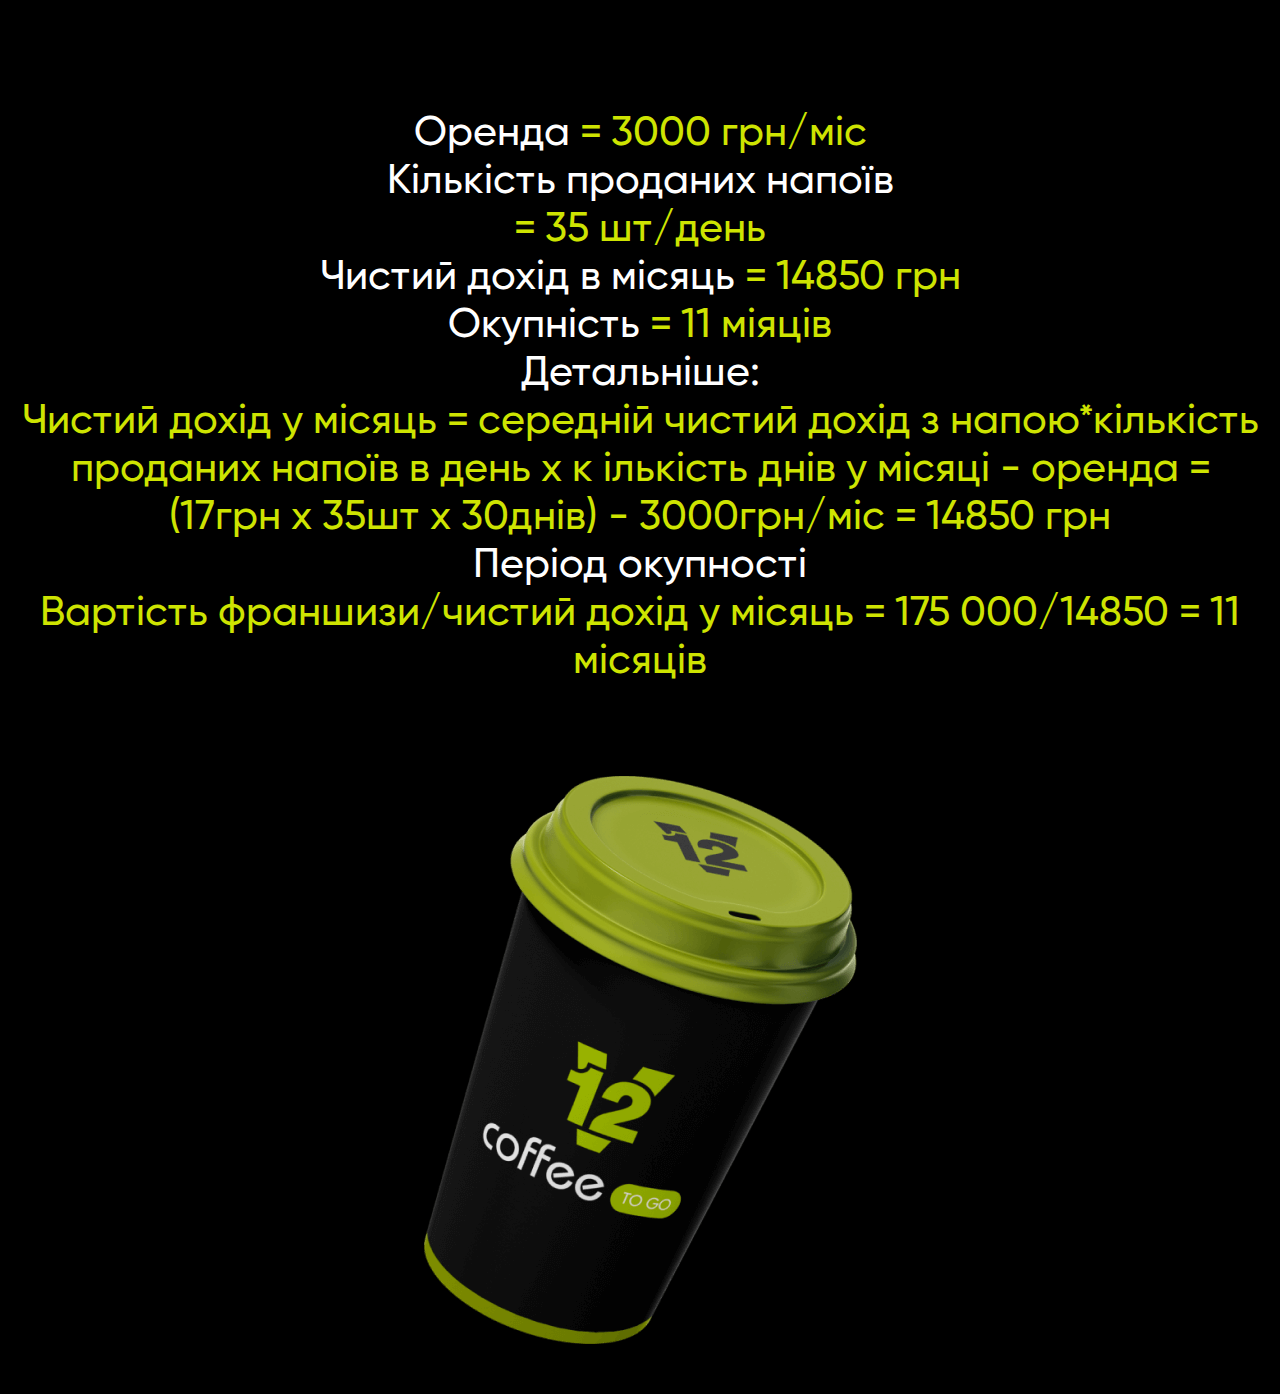
<file: modal.html>
<!DOCTYPE html>
<html lang="en">
<head>
    <meta charset="UTF-8">
    <meta name="viewport" content="width=device-width, height=device-height, initial-scale=1.0, user-scalable=no, user-scalable=0">
    <title>V12 Coffee To Go</title>
    <link href="./img/favicon.png" type="image/png" rel="icon">
    <link rel="stylesheet" href="css/style.css">
    <link rel="stylesheet" href="css/media.css">
    <link rel="preconnect" href="https://fonts.googleapis.com">
    <link rel="preconnect" href="https://fonts.gstatic.com" crossorigin>
    <link href="https://fonts.googleapis.com/css2?family=Montserrat:wght@400;500;600;700;900&display=swap" rel="stylesheet">
<body>

    <div class="site">

      <!-- modal-section BEGIN -->
      <section class="modal-section">
        <div class="container modal-section__container">
          <div class="content modal-section__content">
            <div class="content__item">Оренда <span class="color-accent">= 3000 грн/міс</span></div>
            <div class="content__item">Кількість проданих напоїв </div>
            <div class="content__item color-accent">= 35 шт/день</div>
            <div class="content__item">Чистий дохід в місяць <span class="color-accent">= 14850 грн</span></div>
            <div class="content__item">Окупність<span class="color-accent"> = 11 міяців</span></div>
            <div class="content__item">Детальніше:</div>
            <div class="content__item color-accent">Чистий дохід у місяць = середній чистий дохід з напою*кількість проданих напоїв в день х к ількість днів у місяці - оренда = (17грн х 35шт х 30днів) - 3000грн/міс = 14850 грн</div>
            <div class="content__item">Період окупності</div>
            <div class="content__item color-accent">Вартість франшизи/чистий дохід у місяць = 175 000/14850 = 11 місяців</div>
          </div>
          <picture class="picture modal-section__picture">
            <img src="img/png/return.png" alt="Coffe Cup" class="img modal-section__img">
          </picture>
        </div>
      </section>
      <!-- modal-section END -->

    </div>

    <!-- script BEGIN -->
    <script src="js/jquery-3.6.0.min.js"></script>
    <script src="js/main.js"></script>
    <!-- script END -->

</body>
</html>
</file>
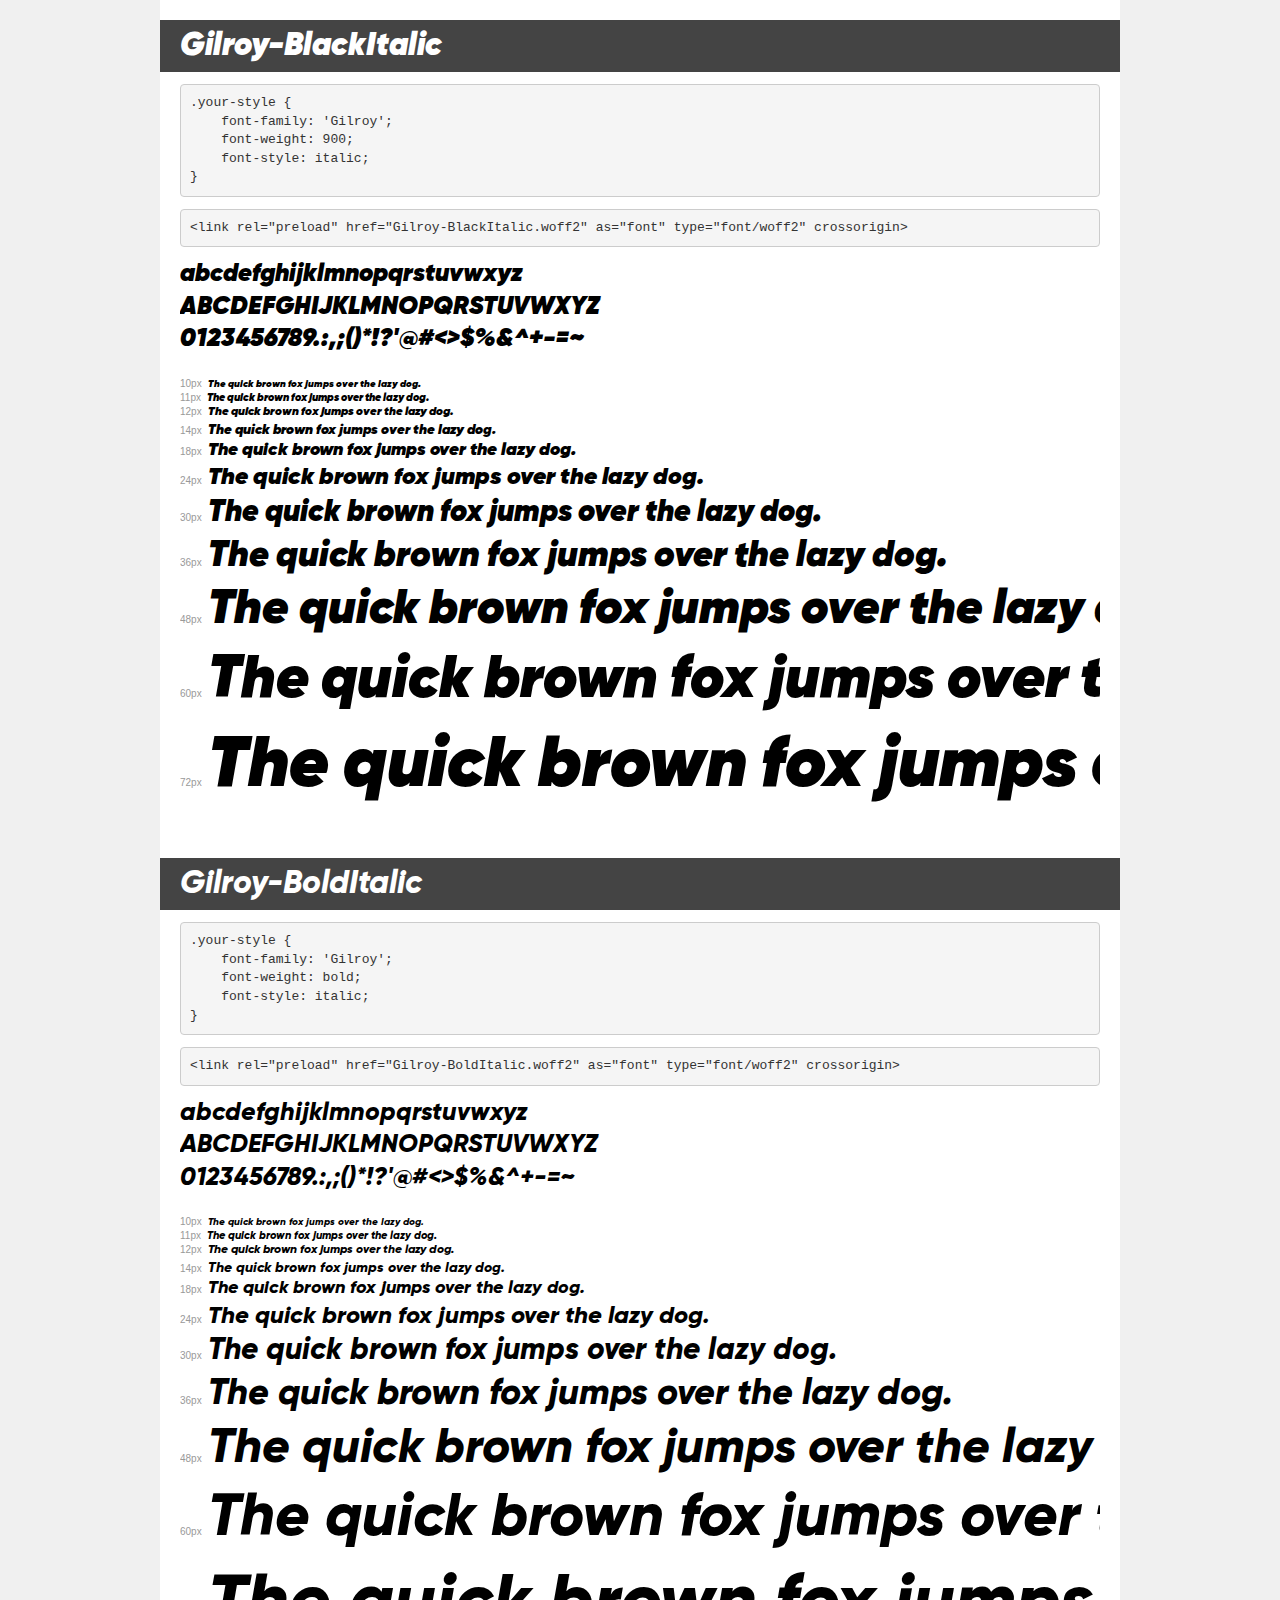
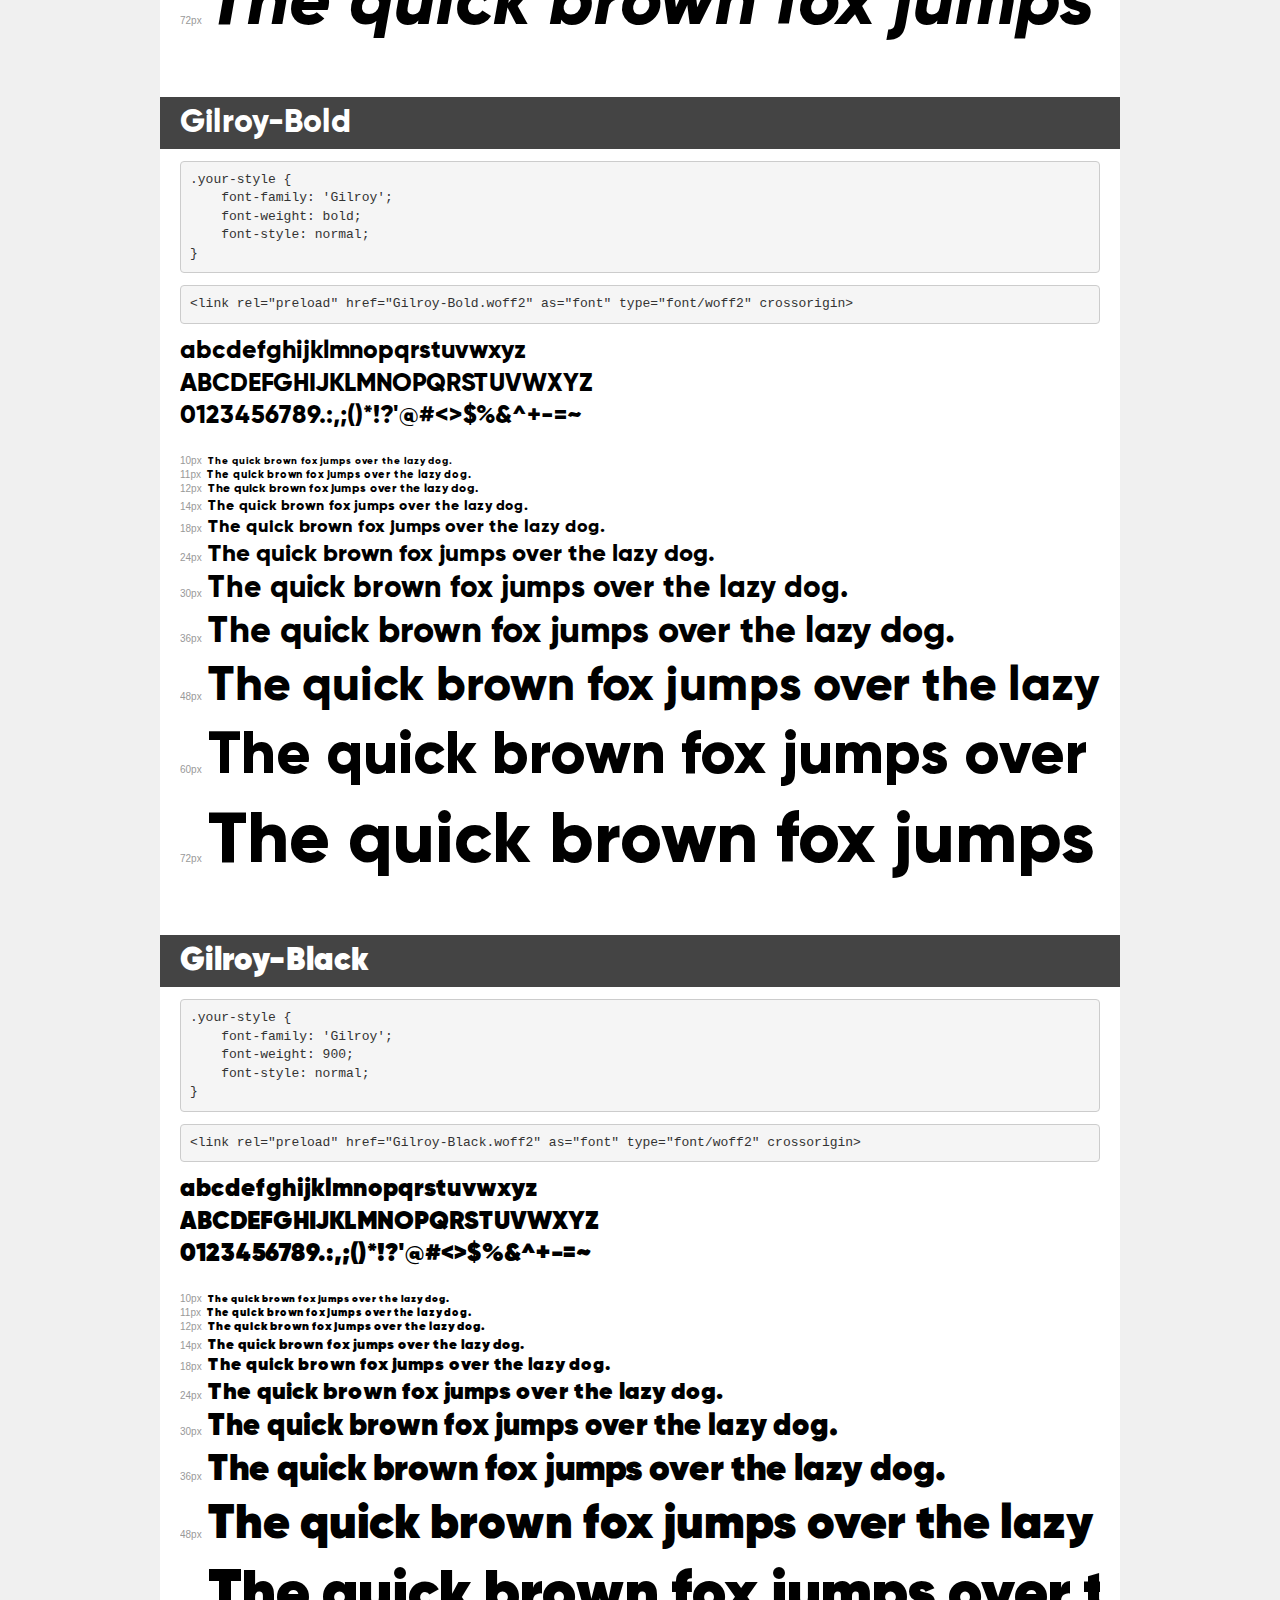
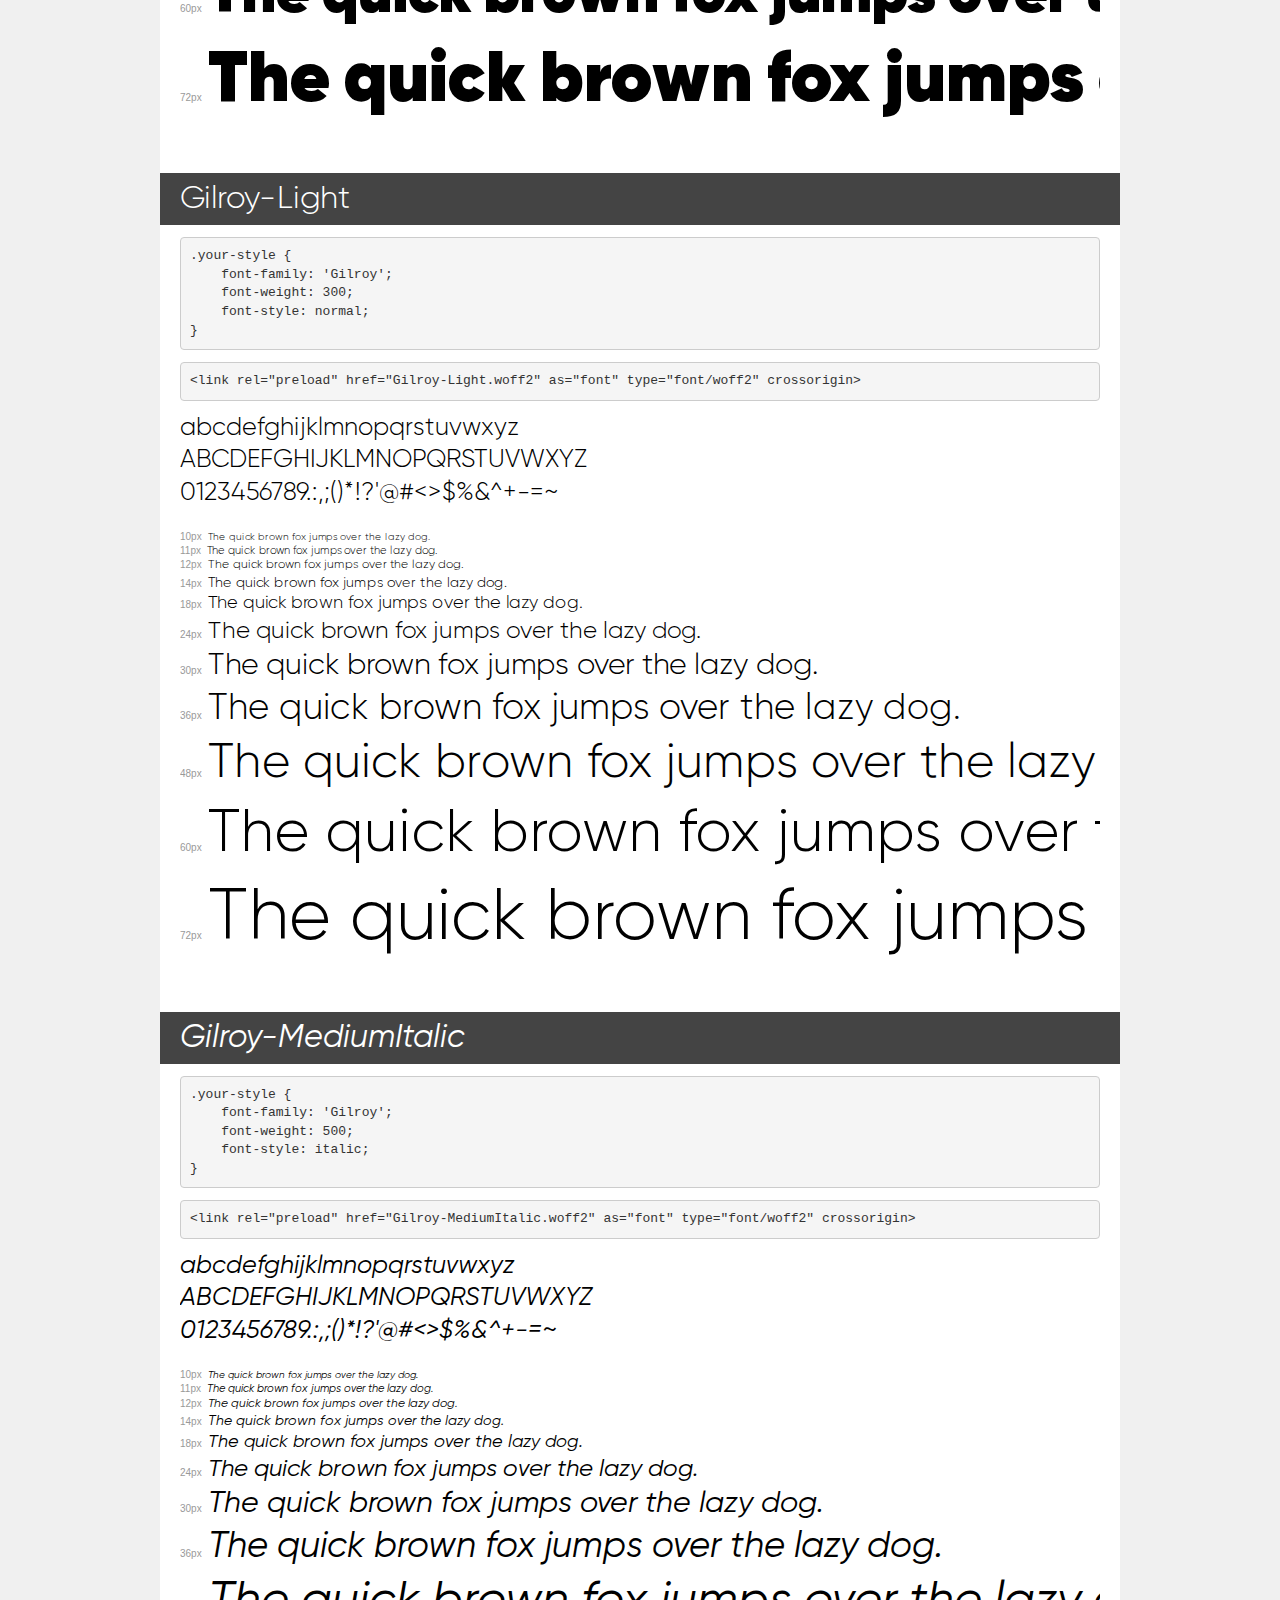
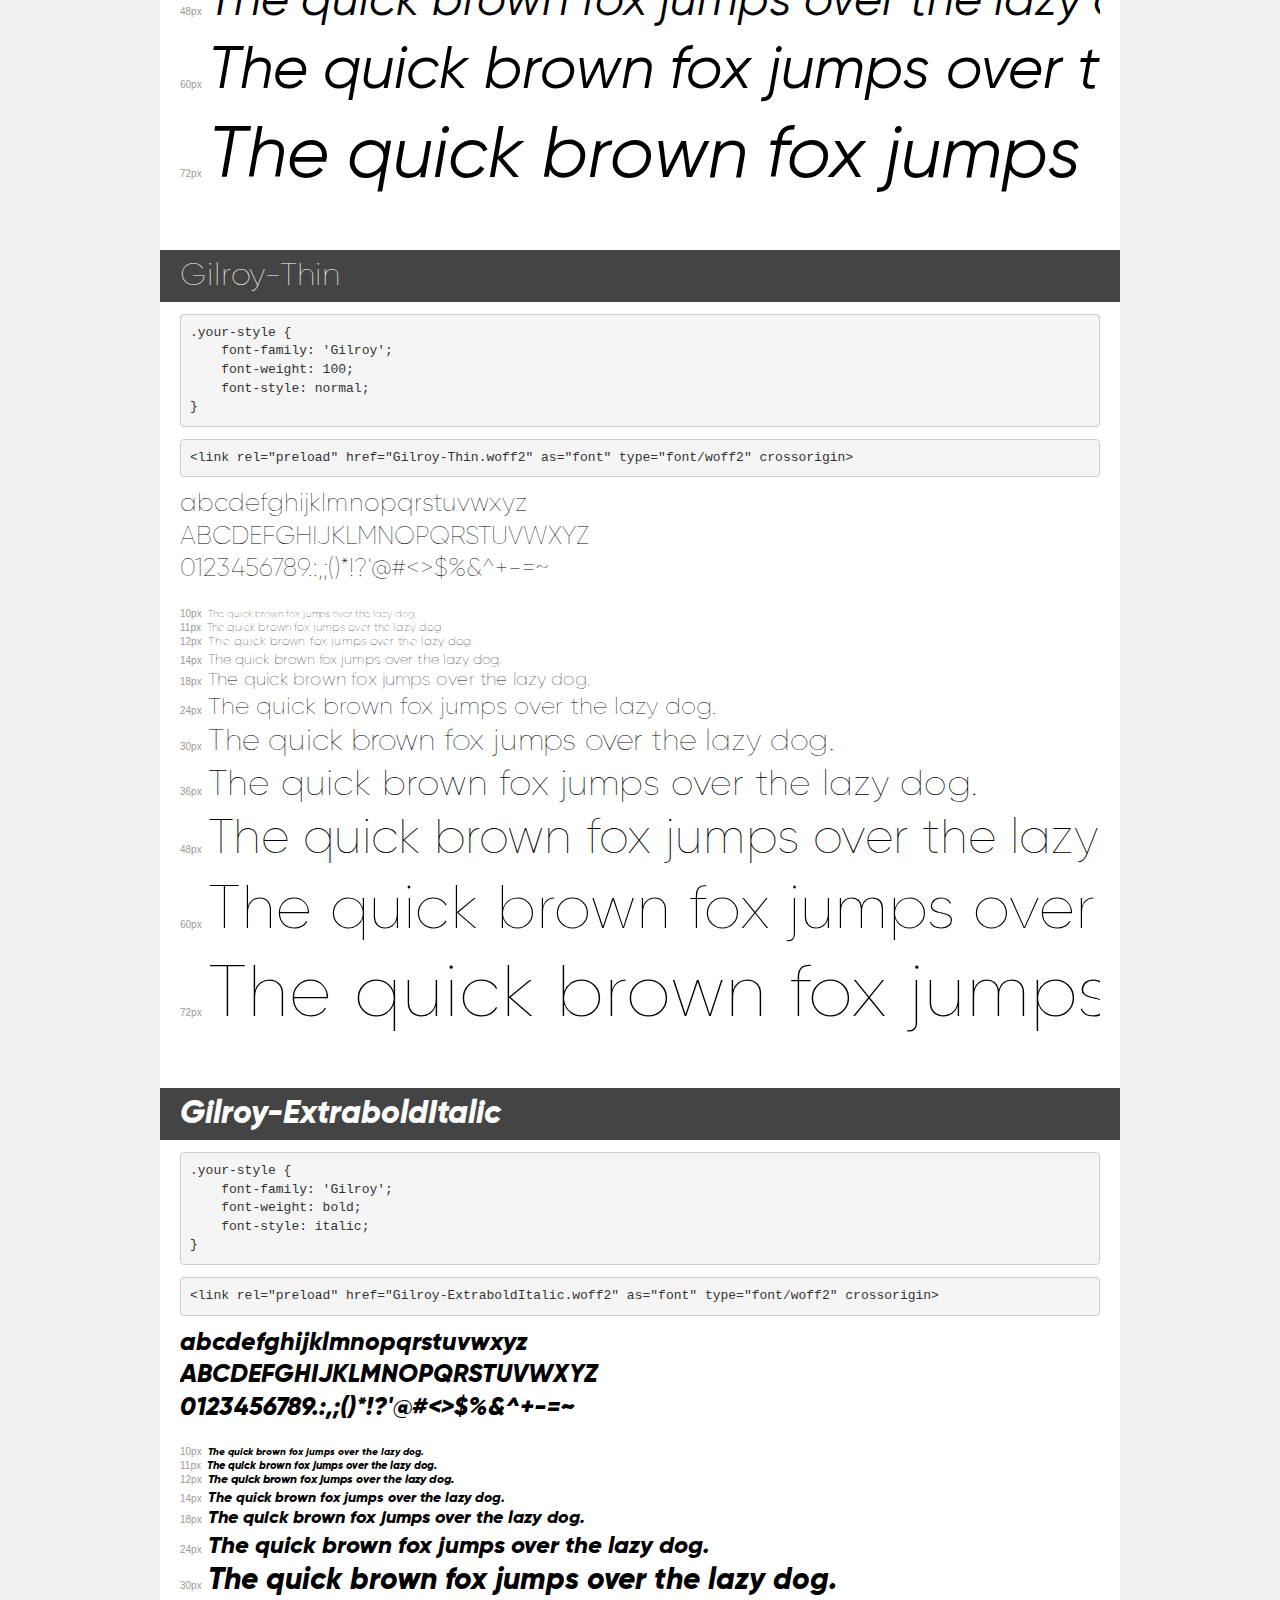
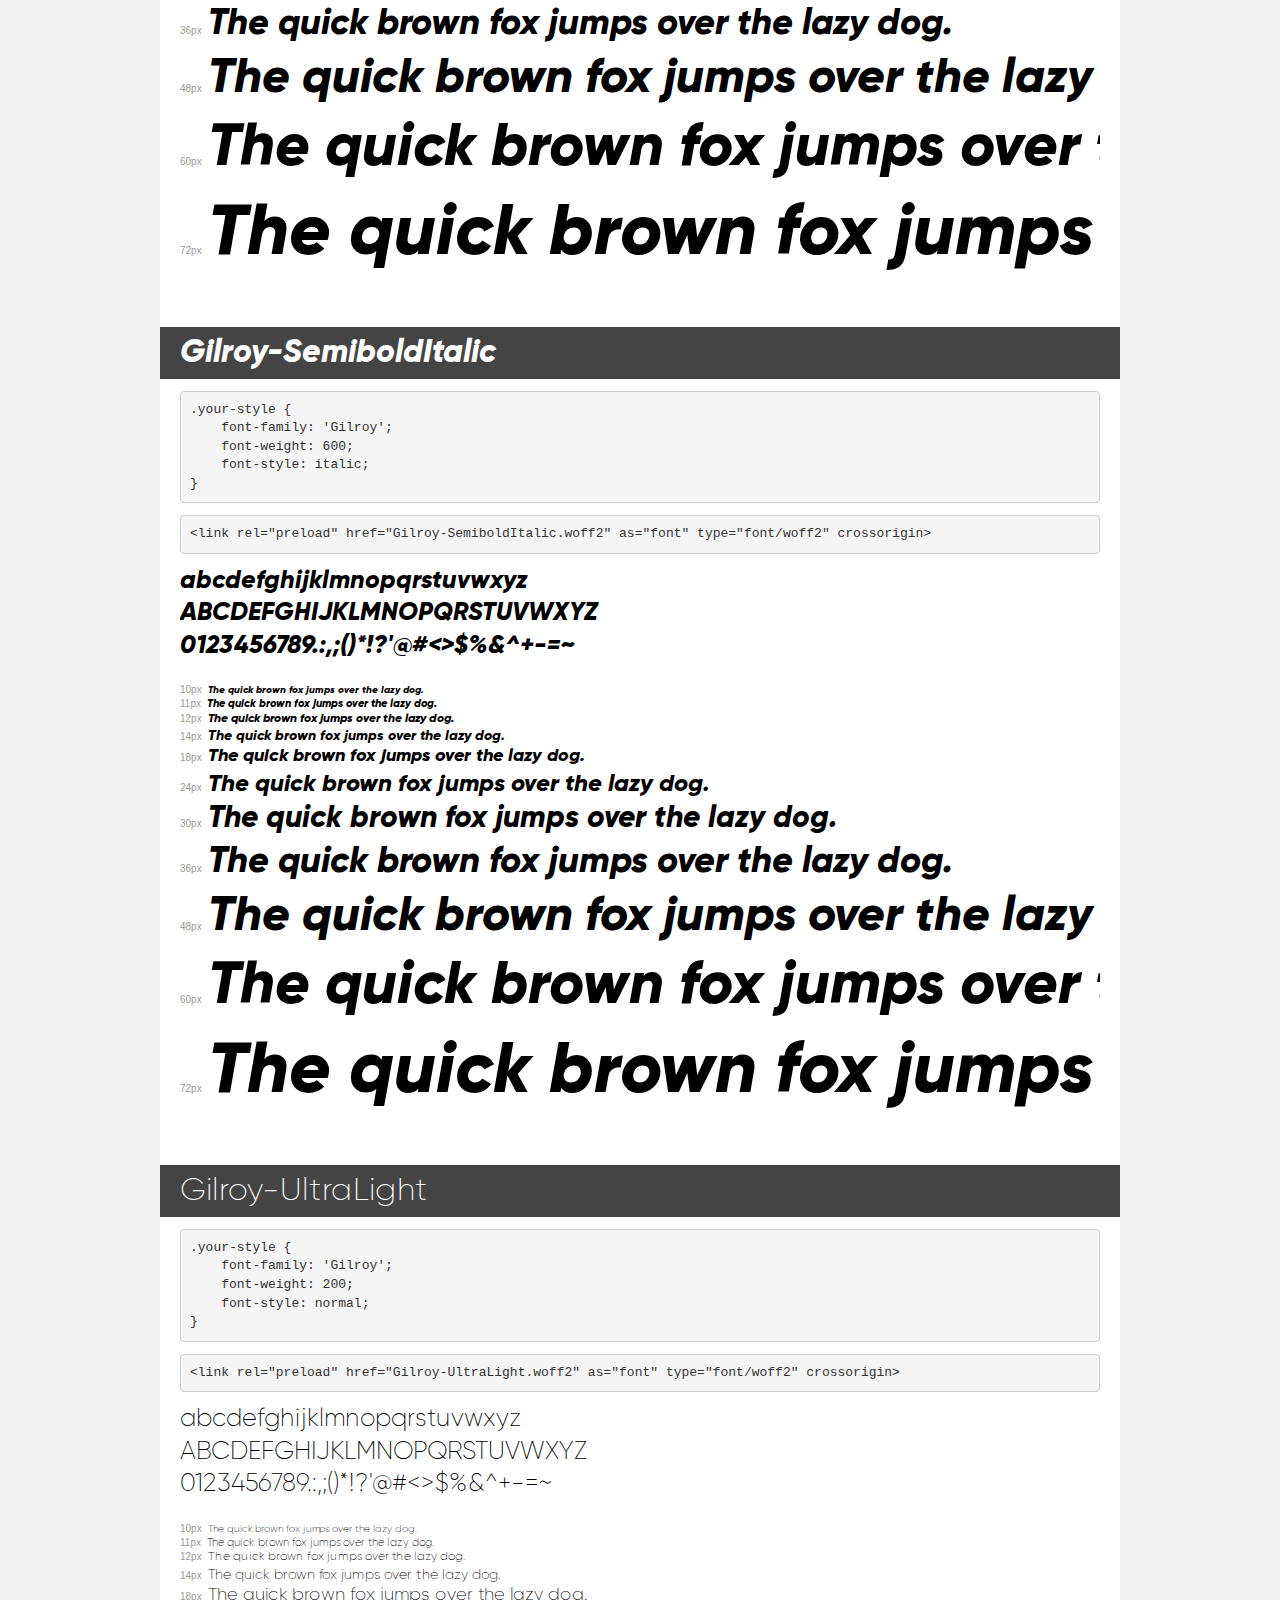
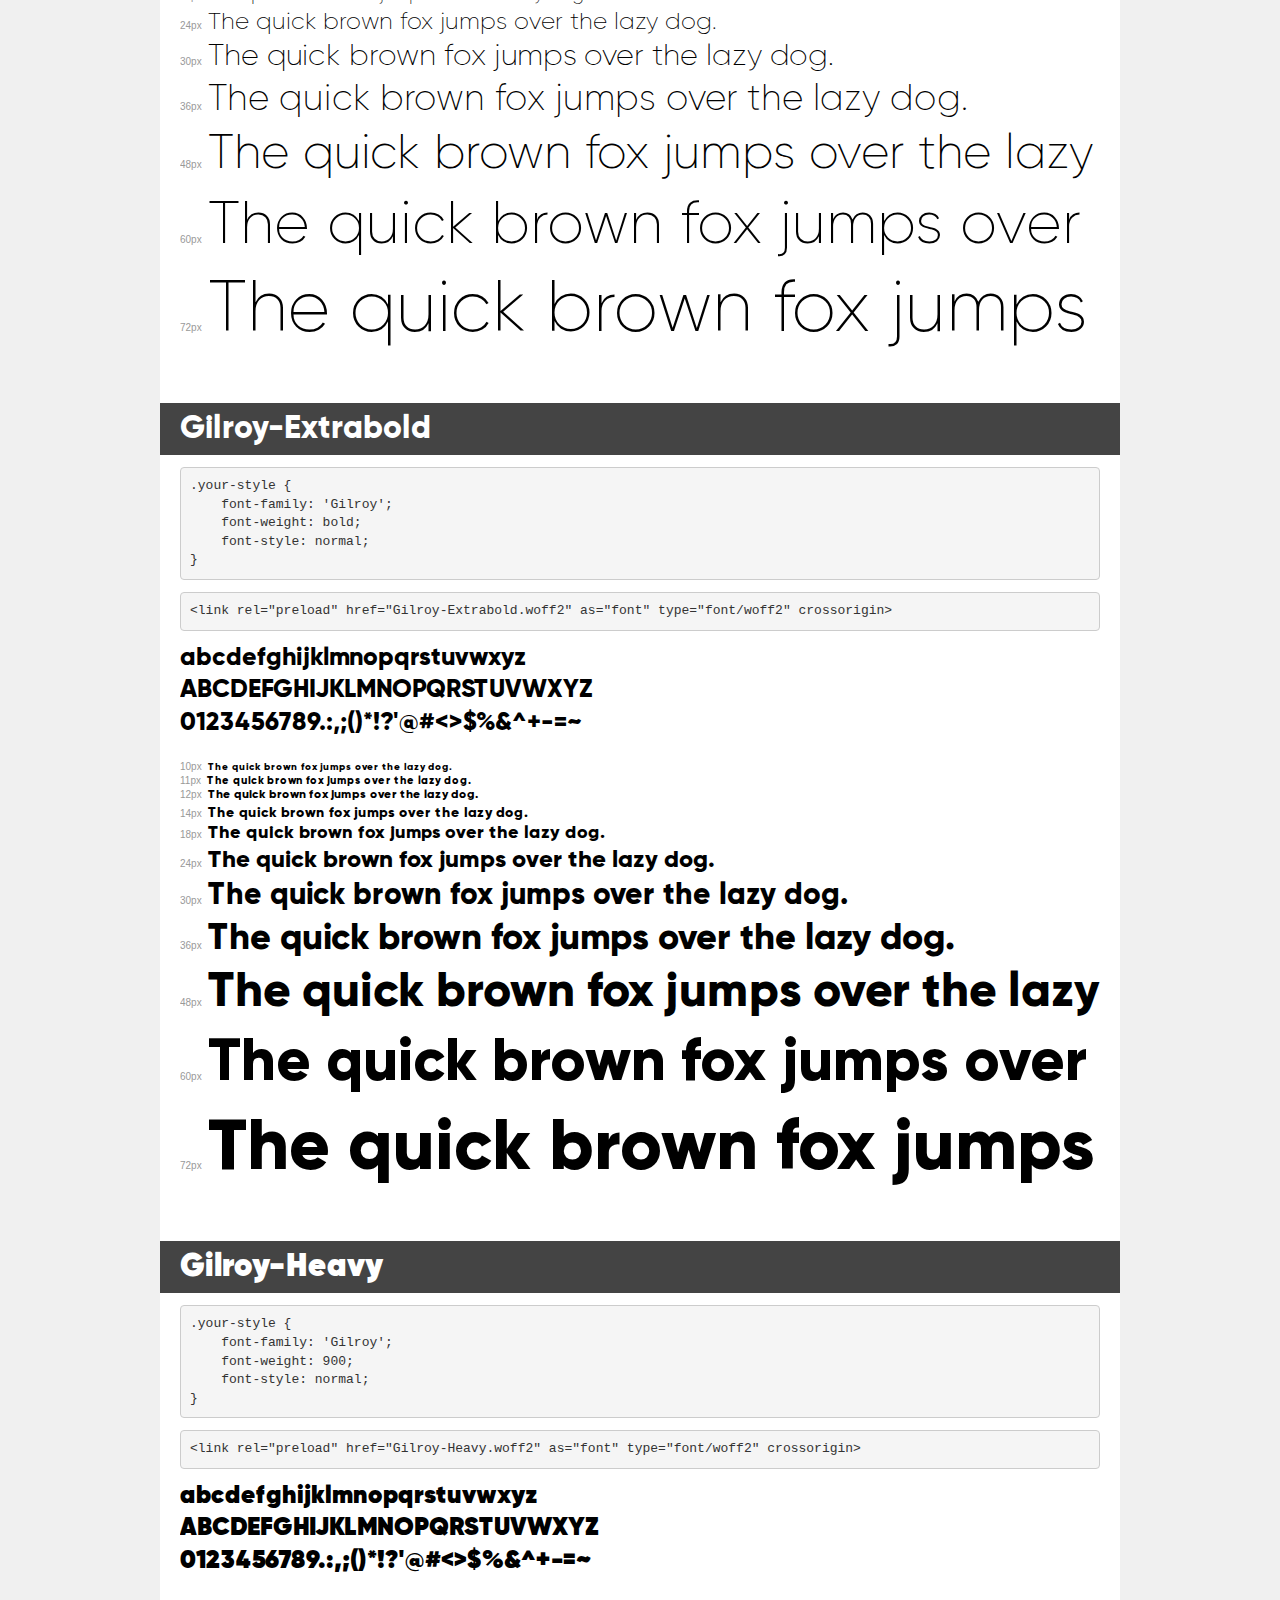
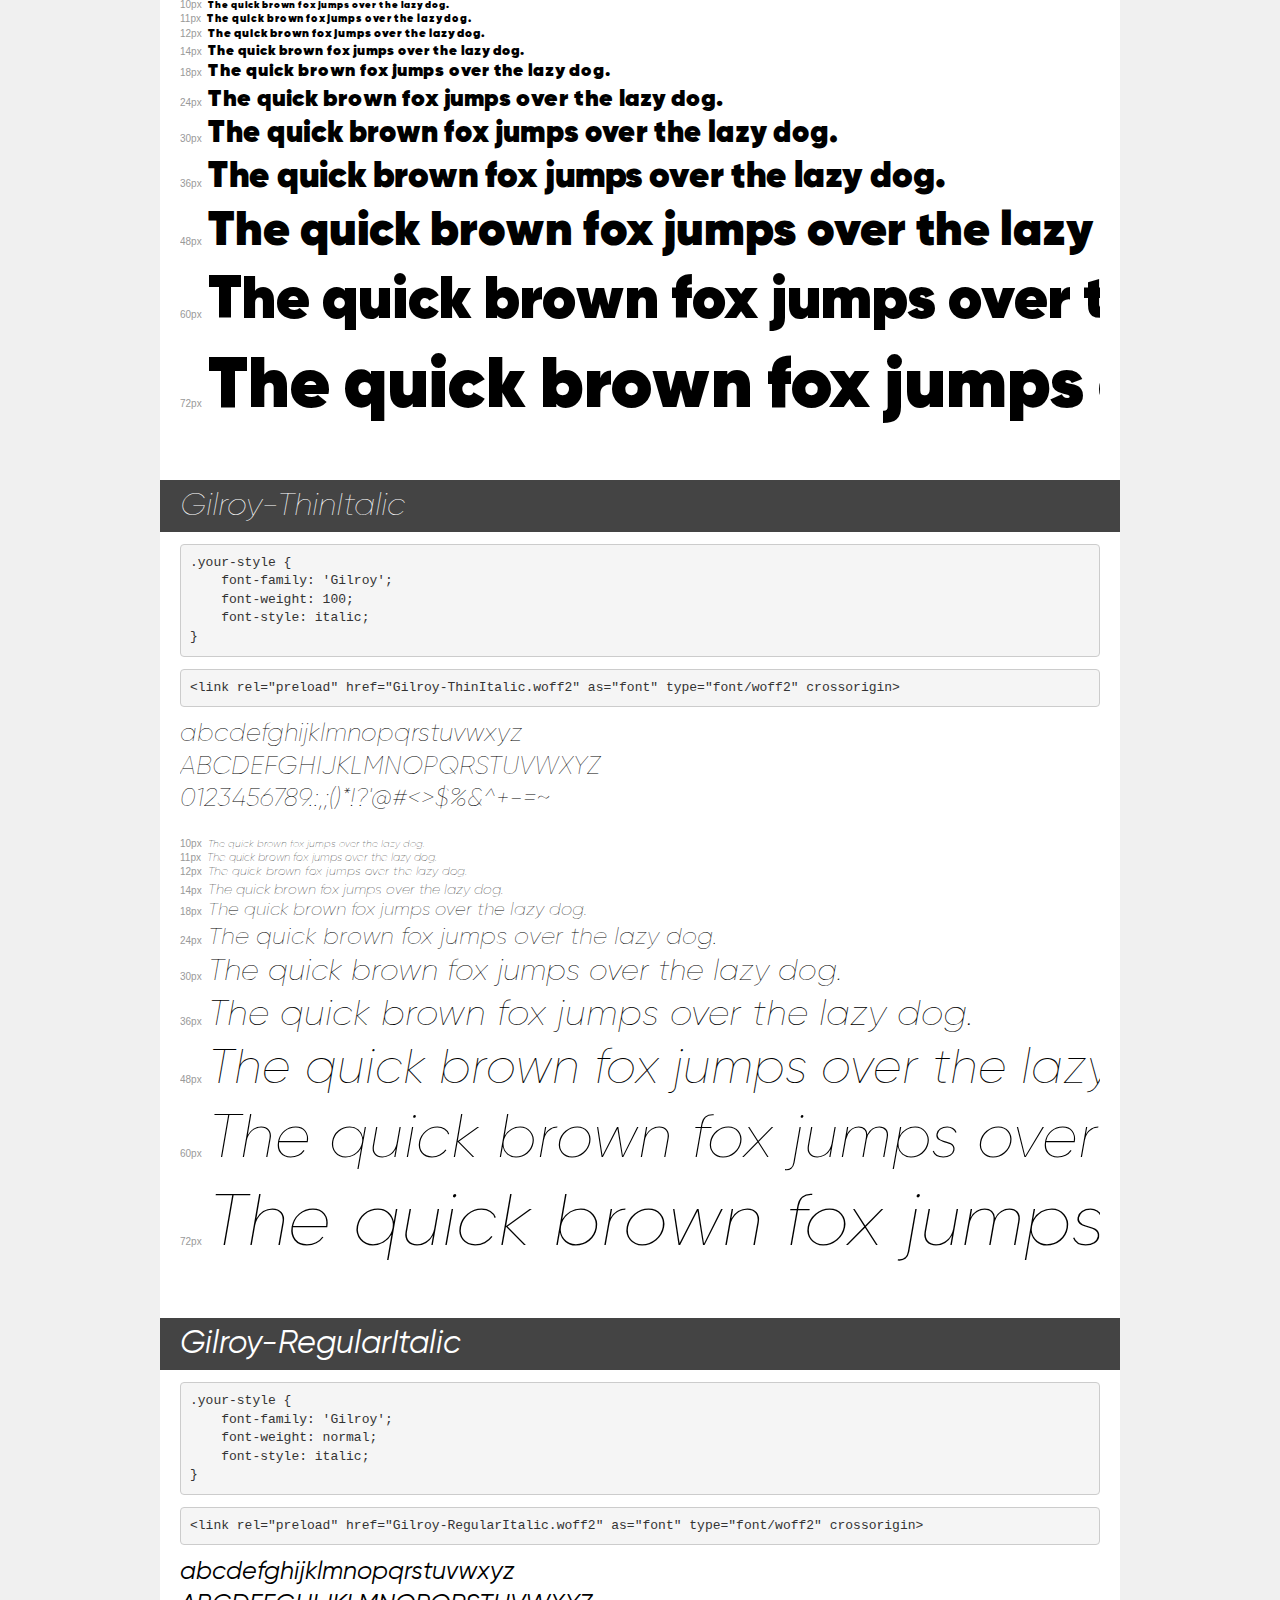
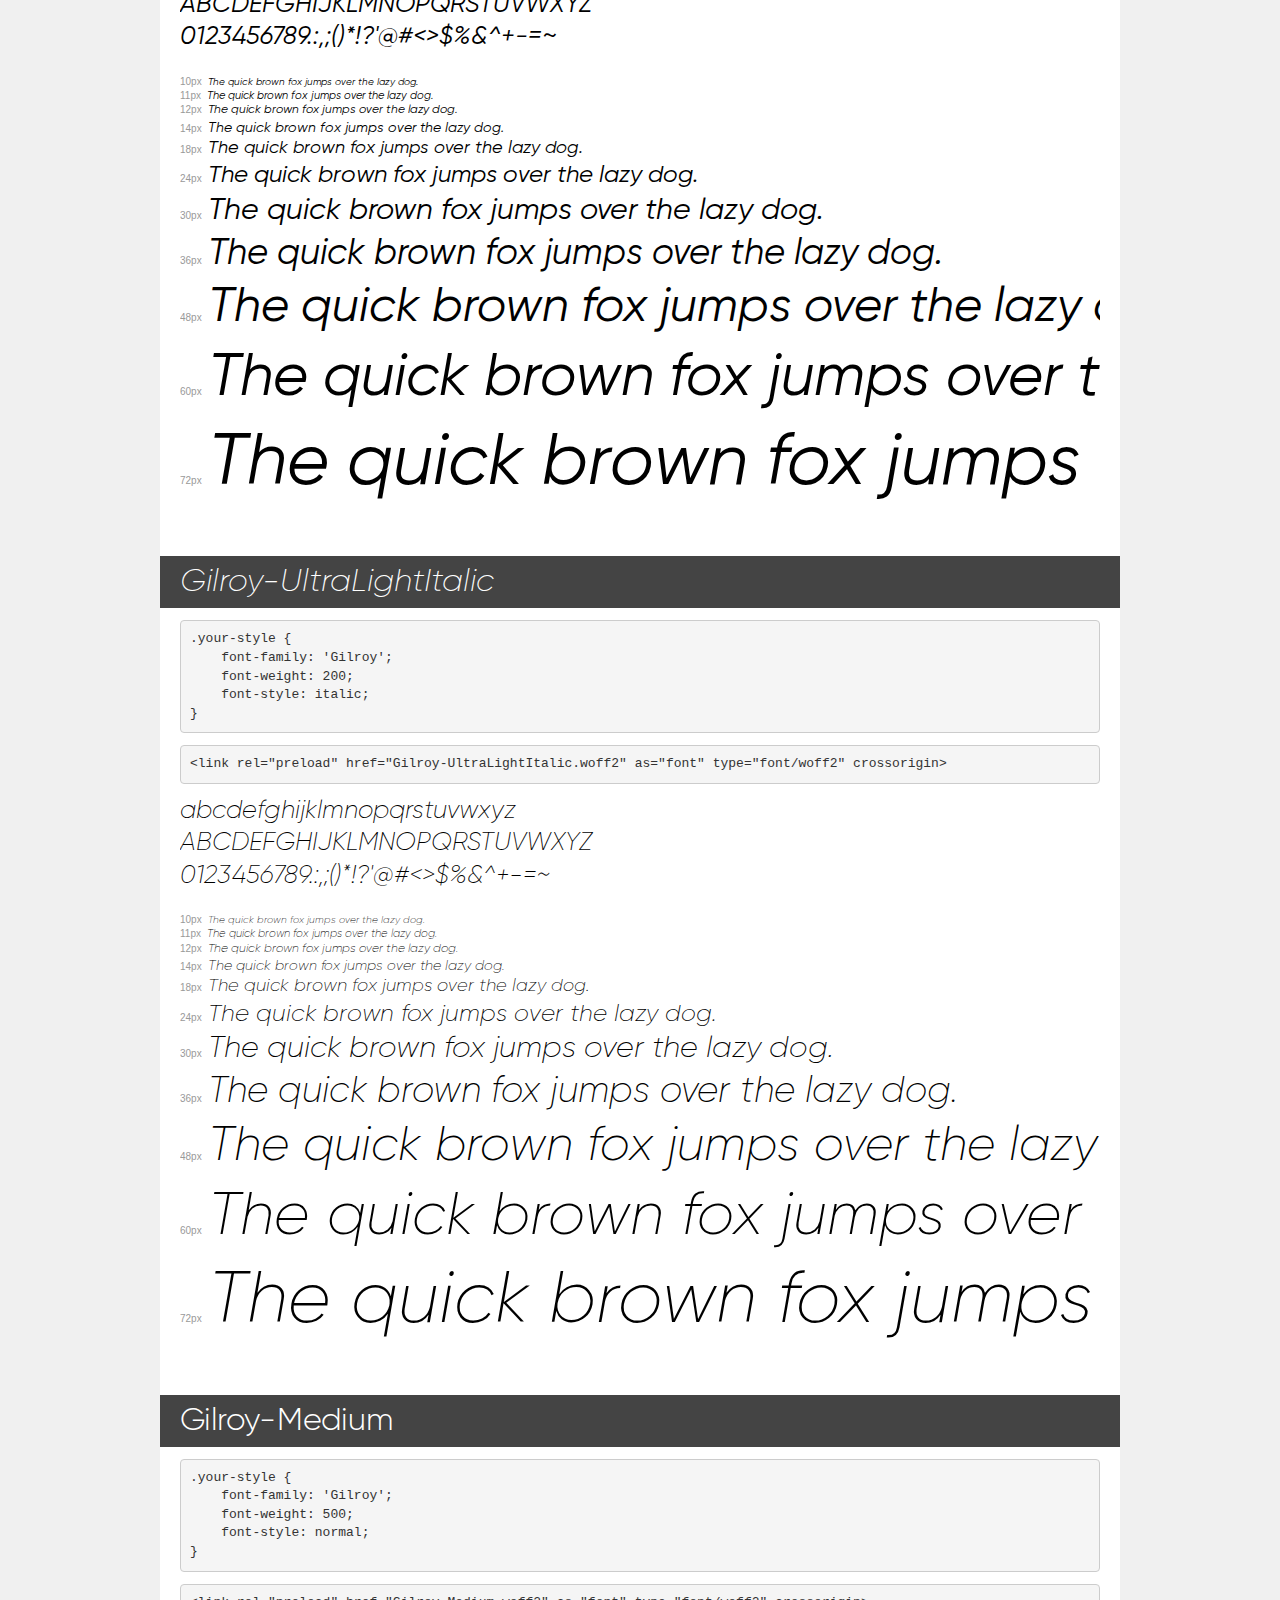
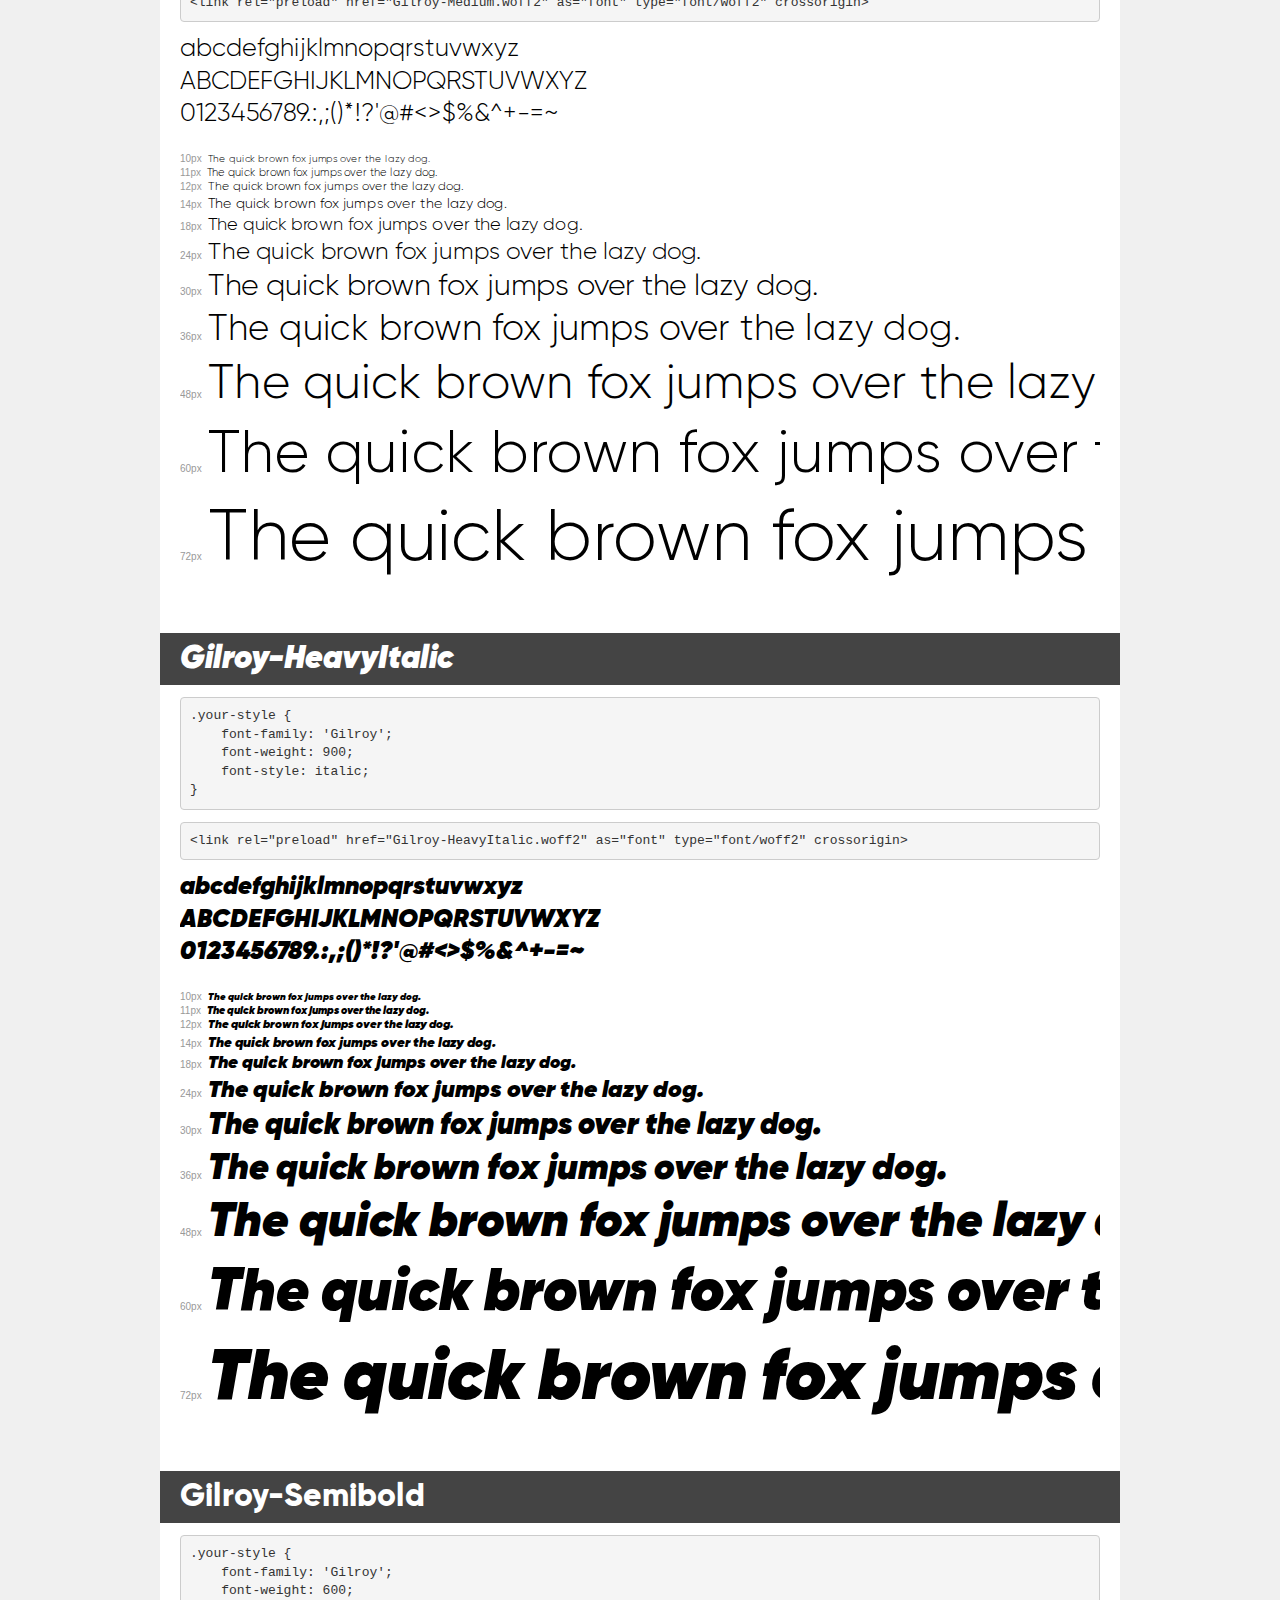
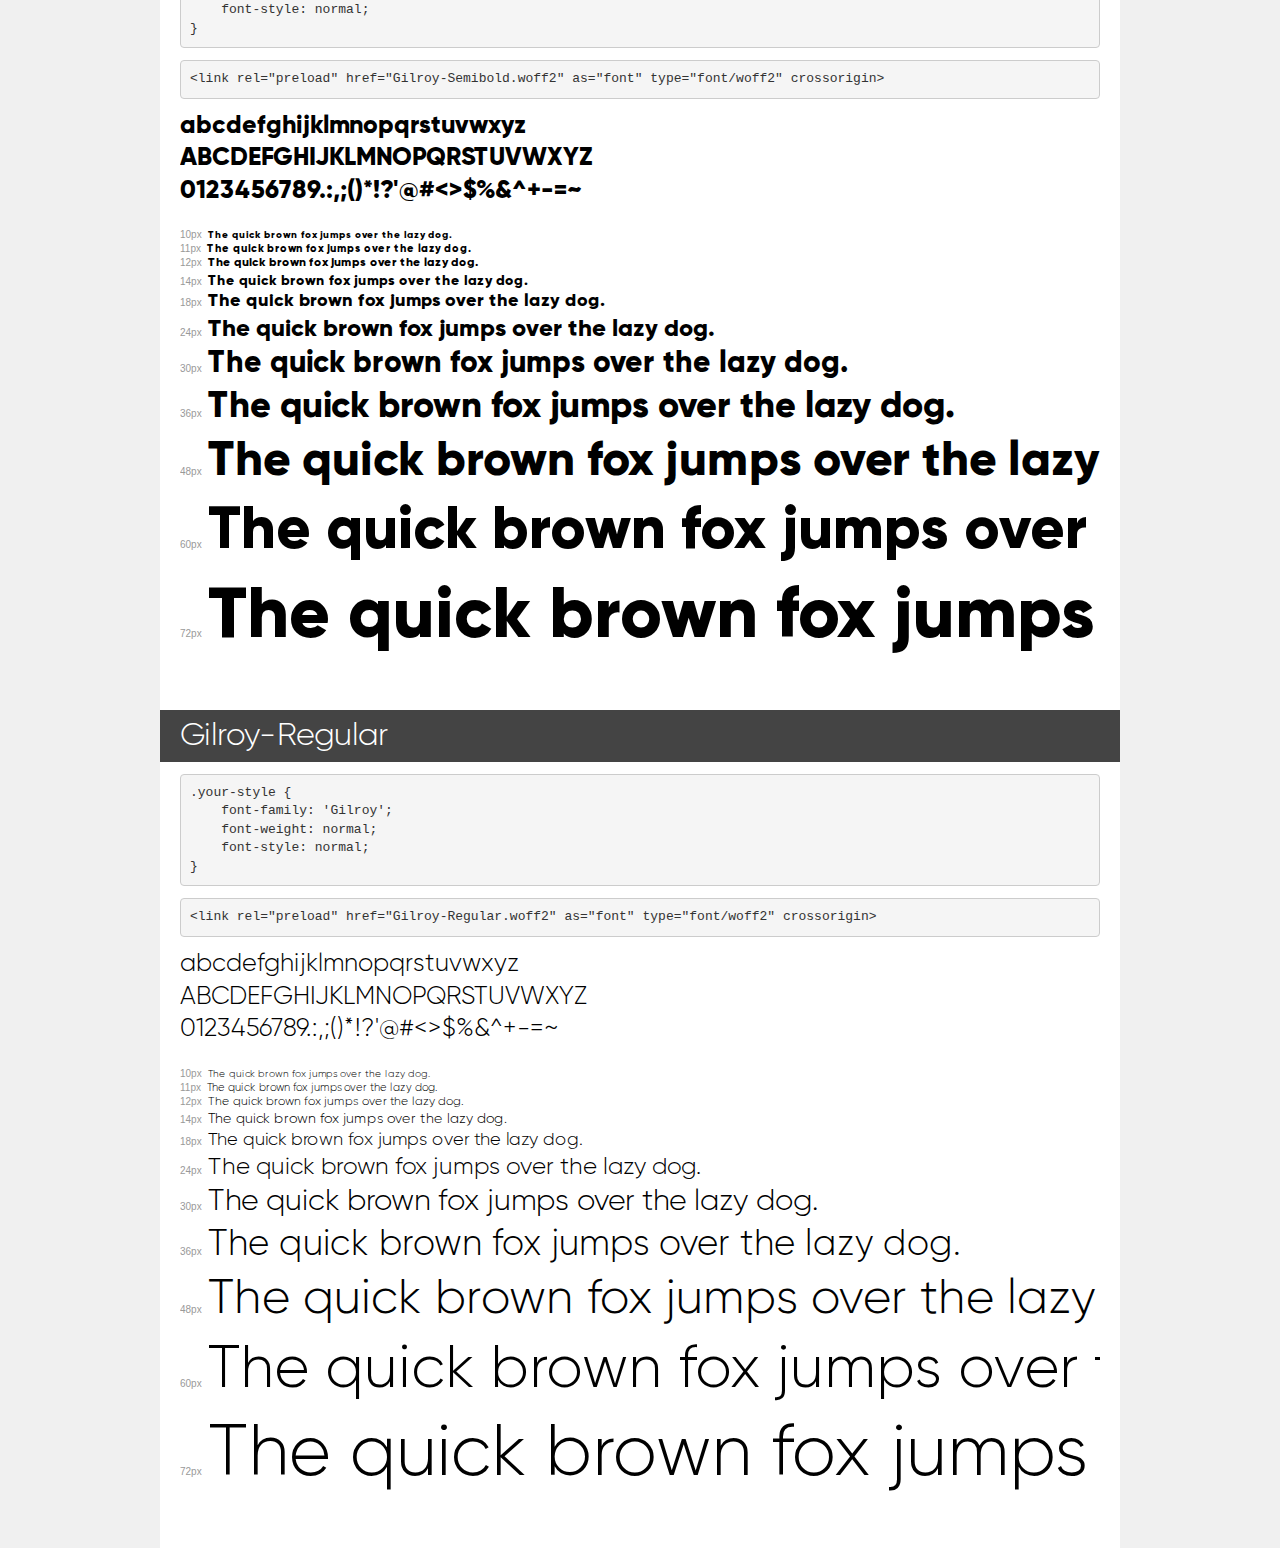
<file: fonts/demo.html>
<!DOCTYPE html>
<html lang="en">
<head>
    <meta charset="utf-8">
    <meta http-equiv="X-UA-Compatible" content="IE=edge">
    <meta name="viewport" content="width=device-width, initial-scale=1">
    <meta name="robots" content="noindex, noarchive">
    <meta name="format-detection" content="telephone=no">
    <title>Transfonter demo</title>
    <link href="stylesheet.css" rel="stylesheet">
    <style>
        /*
        http://meyerweb.com/eric/tools/css/reset/
        v2.0 | 20110126
        License: none (public domain)
        */
        html, body, div, span, applet, object, iframe,
        h1, h2, h3, h4, h5, h6, p, blockquote, pre,
        a, abbr, acronym, address, big, cite, code,
        del, dfn, em, img, ins, kbd, q, s, samp,
        small, strike, strong, sub, sup, tt, var,
        b, u, i, center,
        dl, dt, dd, ol, ul, li,
        fieldset, form, label, legend,
        table, caption, tbody, tfoot, thead, tr, th, td,
        article, aside, canvas, details, embed,
        figure, figcaption, footer, header, hgroup,
        menu, nav, output, ruby, section, summary,
        time, mark, audio, video {
            margin: 0;
            padding: 0;
            border: 0;
            font-size: 100%;
            font: inherit;
            vertical-align: baseline;
        }
        /* HTML5 display-role reset for older browsers */
        article, aside, details, figcaption, figure,
        footer, header, hgroup, menu, nav, section {
            display: block;
        }
        body {
            line-height: 1;
        }
        ol, ul {
            list-style: none;
        }
        blockquote, q {
            quotes: none;
        }
        blockquote:before, blockquote:after,
        q:before, q:after {
            content: '';
            content: none;
        }
        table {
            border-collapse: collapse;
            border-spacing: 0;
        }
        /* demo styles */
        body {
            background: #f0f0f0;
            color: #000;
        }
        .page {
            background: #fff;
            width: 920px;
            margin: 0 auto;
            padding: 20px 20px 0 20px;
            overflow: hidden;
        }
        .font-container {
            overflow-x: auto;
            overflow-y: hidden;
            margin-bottom: 40px;
            line-height: 1.3;
            white-space: nowrap;
            padding-bottom: 5px;
        }
        h1 {
            position: relative;
            background: #444;
            font-size: 32px;
            color: #fff;
            padding: 10px 20px;
            margin: 0 -20px 12px -20px;
        }
        .letters {
            font-size: 25px;
            margin-bottom: 20px;
        }
        .s10:before {
            content: '10px';
        }
        .s11:before {
            content: '11px';
        }
        .s12:before {
            content: '12px';
        }
        .s14:before {
            content: '14px';
        }
        .s18:before {
            content: '18px';
        }
        .s24:before {
            content: '24px';
        }
        .s30:before {
            content: '30px';
        }
        .s36:before {
            content: '36px';
        }
        .s48:before {
            content: '48px';
        }
        .s60:before {
            content: '60px';
        }
        .s72:before {
            content: '72px';
        }
        .s10:before, .s11:before, .s12:before, .s14:before,
        .s18:before, .s24:before, .s30:before, .s36:before,
        .s48:before, .s60:before, .s72:before {
            font-family: Arial, sans-serif;
            font-size: 10px;
            font-weight: normal;
            font-style: normal;
            color: #999;
            padding-right: 6px;
        }
        pre {
            display: block;
            padding: 9px;
            margin: 0 0 12px;
            font-family: Monaco, Menlo, Consolas, "Courier New", monospace;
            font-size: 13px;
            line-height: 1.428571429;
            color: #333;
            font-weight: normal;
            font-style: normal;
            background-color: #f5f5f5;
            border: 1px solid #ccc;
            overflow-x: auto;
            border-radius: 4px;
        }
        /* responsive */
        @media (max-width: 959px) {
            .page {
                width: auto;
                margin: 0;
            }
        }
    </style>
</head>
<body>
<div class="page">
    <div class="demo">
        <h1 style="font-family: 'Gilroy'; font-weight: 900; font-style: italic;">Gilroy-BlackItalic</h1>
        <pre title="Usage">.your-style {
    font-family: 'Gilroy';
    font-weight: 900;
    font-style: italic;
}</pre>
        <pre title="Preload (optional)">
&lt;link rel=&quot;preload&quot; href=&quot;Gilroy-BlackItalic.woff2&quot; as=&quot;font&quot; type=&quot;font/woff2&quot; crossorigin&gt;</pre>
        <div class="font-container" style="font-family: 'Gilroy'; font-weight: 900; font-style: italic;">
            <p class="letters">
                abcdefghijklmnopqrstuvwxyz<br>
ABCDEFGHIJKLMNOPQRSTUVWXYZ<br>
                0123456789.:,;()*!?'@#&lt;&gt;$%&^+-=~
            </p>
            <p class="s10" style="font-size: 10px;">The quick brown fox jumps over the lazy dog.</p>
            <p class="s11" style="font-size: 11px;">The quick brown fox jumps over the lazy dog.</p>
            <p class="s12" style="font-size: 12px;">The quick brown fox jumps over the lazy dog.</p>
            <p class="s14" style="font-size: 14px;">The quick brown fox jumps over the lazy dog.</p>
            <p class="s18" style="font-size: 18px;">The quick brown fox jumps over the lazy dog.</p>
            <p class="s24" style="font-size: 24px;">The quick brown fox jumps over the lazy dog.</p>
            <p class="s30" style="font-size: 30px;">The quick brown fox jumps over the lazy dog.</p>
            <p class="s36" style="font-size: 36px;">The quick brown fox jumps over the lazy dog.</p>
            <p class="s48" style="font-size: 48px;">The quick brown fox jumps over the lazy dog.</p>
            <p class="s60" style="font-size: 60px;">The quick brown fox jumps over the lazy dog.</p>
            <p class="s72" style="font-size: 72px;">The quick brown fox jumps over the lazy dog.</p>
        </div>
    </div>

    <div class="demo">
        <h1 style="font-family: 'Gilroy'; font-weight: bold; font-style: italic;">Gilroy-BoldItalic</h1>
        <pre title="Usage">.your-style {
    font-family: 'Gilroy';
    font-weight: bold;
    font-style: italic;
}</pre>
        <pre title="Preload (optional)">
&lt;link rel=&quot;preload&quot; href=&quot;Gilroy-BoldItalic.woff2&quot; as=&quot;font&quot; type=&quot;font/woff2&quot; crossorigin&gt;</pre>
        <div class="font-container" style="font-family: 'Gilroy'; font-weight: bold; font-style: italic;">
            <p class="letters">
                abcdefghijklmnopqrstuvwxyz<br>
ABCDEFGHIJKLMNOPQRSTUVWXYZ<br>
                0123456789.:,;()*!?'@#&lt;&gt;$%&^+-=~
            </p>
            <p class="s10" style="font-size: 10px;">The quick brown fox jumps over the lazy dog.</p>
            <p class="s11" style="font-size: 11px;">The quick brown fox jumps over the lazy dog.</p>
            <p class="s12" style="font-size: 12px;">The quick brown fox jumps over the lazy dog.</p>
            <p class="s14" style="font-size: 14px;">The quick brown fox jumps over the lazy dog.</p>
            <p class="s18" style="font-size: 18px;">The quick brown fox jumps over the lazy dog.</p>
            <p class="s24" style="font-size: 24px;">The quick brown fox jumps over the lazy dog.</p>
            <p class="s30" style="font-size: 30px;">The quick brown fox jumps over the lazy dog.</p>
            <p class="s36" style="font-size: 36px;">The quick brown fox jumps over the lazy dog.</p>
            <p class="s48" style="font-size: 48px;">The quick brown fox jumps over the lazy dog.</p>
            <p class="s60" style="font-size: 60px;">The quick brown fox jumps over the lazy dog.</p>
            <p class="s72" style="font-size: 72px;">The quick brown fox jumps over the lazy dog.</p>
        </div>
    </div>

    <div class="demo">
        <h1 style="font-family: 'Gilroy'; font-weight: bold; font-style: normal;">Gilroy-Bold</h1>
        <pre title="Usage">.your-style {
    font-family: 'Gilroy';
    font-weight: bold;
    font-style: normal;
}</pre>
        <pre title="Preload (optional)">
&lt;link rel=&quot;preload&quot; href=&quot;Gilroy-Bold.woff2&quot; as=&quot;font&quot; type=&quot;font/woff2&quot; crossorigin&gt;</pre>
        <div class="font-container" style="font-family: 'Gilroy'; font-weight: bold; font-style: normal;">
            <p class="letters">
                abcdefghijklmnopqrstuvwxyz<br>
ABCDEFGHIJKLMNOPQRSTUVWXYZ<br>
                0123456789.:,;()*!?'@#&lt;&gt;$%&^+-=~
            </p>
            <p class="s10" style="font-size: 10px;">The quick brown fox jumps over the lazy dog.</p>
            <p class="s11" style="font-size: 11px;">The quick brown fox jumps over the lazy dog.</p>
            <p class="s12" style="font-size: 12px;">The quick brown fox jumps over the lazy dog.</p>
            <p class="s14" style="font-size: 14px;">The quick brown fox jumps over the lazy dog.</p>
            <p class="s18" style="font-size: 18px;">The quick brown fox jumps over the lazy dog.</p>
            <p class="s24" style="font-size: 24px;">The quick brown fox jumps over the lazy dog.</p>
            <p class="s30" style="font-size: 30px;">The quick brown fox jumps over the lazy dog.</p>
            <p class="s36" style="font-size: 36px;">The quick brown fox jumps over the lazy dog.</p>
            <p class="s48" style="font-size: 48px;">The quick brown fox jumps over the lazy dog.</p>
            <p class="s60" style="font-size: 60px;">The quick brown fox jumps over the lazy dog.</p>
            <p class="s72" style="font-size: 72px;">The quick brown fox jumps over the lazy dog.</p>
        </div>
    </div>

    <div class="demo">
        <h1 style="font-family: 'Gilroy'; font-weight: 900; font-style: normal;">Gilroy-Black</h1>
        <pre title="Usage">.your-style {
    font-family: 'Gilroy';
    font-weight: 900;
    font-style: normal;
}</pre>
        <pre title="Preload (optional)">
&lt;link rel=&quot;preload&quot; href=&quot;Gilroy-Black.woff2&quot; as=&quot;font&quot; type=&quot;font/woff2&quot; crossorigin&gt;</pre>
        <div class="font-container" style="font-family: 'Gilroy'; font-weight: 900; font-style: normal;">
            <p class="letters">
                abcdefghijklmnopqrstuvwxyz<br>
ABCDEFGHIJKLMNOPQRSTUVWXYZ<br>
                0123456789.:,;()*!?'@#&lt;&gt;$%&^+-=~
            </p>
            <p class="s10" style="font-size: 10px;">The quick brown fox jumps over the lazy dog.</p>
            <p class="s11" style="font-size: 11px;">The quick brown fox jumps over the lazy dog.</p>
            <p class="s12" style="font-size: 12px;">The quick brown fox jumps over the lazy dog.</p>
            <p class="s14" style="font-size: 14px;">The quick brown fox jumps over the lazy dog.</p>
            <p class="s18" style="font-size: 18px;">The quick brown fox jumps over the lazy dog.</p>
            <p class="s24" style="font-size: 24px;">The quick brown fox jumps over the lazy dog.</p>
            <p class="s30" style="font-size: 30px;">The quick brown fox jumps over the lazy dog.</p>
            <p class="s36" style="font-size: 36px;">The quick brown fox jumps over the lazy dog.</p>
            <p class="s48" style="font-size: 48px;">The quick brown fox jumps over the lazy dog.</p>
            <p class="s60" style="font-size: 60px;">The quick brown fox jumps over the lazy dog.</p>
            <p class="s72" style="font-size: 72px;">The quick brown fox jumps over the lazy dog.</p>
        </div>
    </div>

    <div class="demo">
        <h1 style="font-family: 'Gilroy'; font-weight: 300; font-style: normal;">Gilroy-Light</h1>
        <pre title="Usage">.your-style {
    font-family: 'Gilroy';
    font-weight: 300;
    font-style: normal;
}</pre>
        <pre title="Preload (optional)">
&lt;link rel=&quot;preload&quot; href=&quot;Gilroy-Light.woff2&quot; as=&quot;font&quot; type=&quot;font/woff2&quot; crossorigin&gt;</pre>
        <div class="font-container" style="font-family: 'Gilroy'; font-weight: 300; font-style: normal;">
            <p class="letters">
                abcdefghijklmnopqrstuvwxyz<br>
ABCDEFGHIJKLMNOPQRSTUVWXYZ<br>
                0123456789.:,;()*!?'@#&lt;&gt;$%&^+-=~
            </p>
            <p class="s10" style="font-size: 10px;">The quick brown fox jumps over the lazy dog.</p>
            <p class="s11" style="font-size: 11px;">The quick brown fox jumps over the lazy dog.</p>
            <p class="s12" style="font-size: 12px;">The quick brown fox jumps over the lazy dog.</p>
            <p class="s14" style="font-size: 14px;">The quick brown fox jumps over the lazy dog.</p>
            <p class="s18" style="font-size: 18px;">The quick brown fox jumps over the lazy dog.</p>
            <p class="s24" style="font-size: 24px;">The quick brown fox jumps over the lazy dog.</p>
            <p class="s30" style="font-size: 30px;">The quick brown fox jumps over the lazy dog.</p>
            <p class="s36" style="font-size: 36px;">The quick brown fox jumps over the lazy dog.</p>
            <p class="s48" style="font-size: 48px;">The quick brown fox jumps over the lazy dog.</p>
            <p class="s60" style="font-size: 60px;">The quick brown fox jumps over the lazy dog.</p>
            <p class="s72" style="font-size: 72px;">The quick brown fox jumps over the lazy dog.</p>
        </div>
    </div>

    <div class="demo">
        <h1 style="font-family: 'Gilroy'; font-weight: 500; font-style: italic;">Gilroy-MediumItalic</h1>
        <pre title="Usage">.your-style {
    font-family: 'Gilroy';
    font-weight: 500;
    font-style: italic;
}</pre>
        <pre title="Preload (optional)">
&lt;link rel=&quot;preload&quot; href=&quot;Gilroy-MediumItalic.woff2&quot; as=&quot;font&quot; type=&quot;font/woff2&quot; crossorigin&gt;</pre>
        <div class="font-container" style="font-family: 'Gilroy'; font-weight: 500; font-style: italic;">
            <p class="letters">
                abcdefghijklmnopqrstuvwxyz<br>
ABCDEFGHIJKLMNOPQRSTUVWXYZ<br>
                0123456789.:,;()*!?'@#&lt;&gt;$%&^+-=~
            </p>
            <p class="s10" style="font-size: 10px;">The quick brown fox jumps over the lazy dog.</p>
            <p class="s11" style="font-size: 11px;">The quick brown fox jumps over the lazy dog.</p>
            <p class="s12" style="font-size: 12px;">The quick brown fox jumps over the lazy dog.</p>
            <p class="s14" style="font-size: 14px;">The quick brown fox jumps over the lazy dog.</p>
            <p class="s18" style="font-size: 18px;">The quick brown fox jumps over the lazy dog.</p>
            <p class="s24" style="font-size: 24px;">The quick brown fox jumps over the lazy dog.</p>
            <p class="s30" style="font-size: 30px;">The quick brown fox jumps over the lazy dog.</p>
            <p class="s36" style="font-size: 36px;">The quick brown fox jumps over the lazy dog.</p>
            <p class="s48" style="font-size: 48px;">The quick brown fox jumps over the lazy dog.</p>
            <p class="s60" style="font-size: 60px;">The quick brown fox jumps over the lazy dog.</p>
            <p class="s72" style="font-size: 72px;">The quick brown fox jumps over the lazy dog.</p>
        </div>
    </div>

    <div class="demo">
        <h1 style="font-family: 'Gilroy'; font-weight: 100; font-style: normal;">Gilroy-Thin</h1>
        <pre title="Usage">.your-style {
    font-family: 'Gilroy';
    font-weight: 100;
    font-style: normal;
}</pre>
        <pre title="Preload (optional)">
&lt;link rel=&quot;preload&quot; href=&quot;Gilroy-Thin.woff2&quot; as=&quot;font&quot; type=&quot;font/woff2&quot; crossorigin&gt;</pre>
        <div class="font-container" style="font-family: 'Gilroy'; font-weight: 100; font-style: normal;">
            <p class="letters">
                abcdefghijklmnopqrstuvwxyz<br>
ABCDEFGHIJKLMNOPQRSTUVWXYZ<br>
                0123456789.:,;()*!?'@#&lt;&gt;$%&^+-=~
            </p>
            <p class="s10" style="font-size: 10px;">The quick brown fox jumps over the lazy dog.</p>
            <p class="s11" style="font-size: 11px;">The quick brown fox jumps over the lazy dog.</p>
            <p class="s12" style="font-size: 12px;">The quick brown fox jumps over the lazy dog.</p>
            <p class="s14" style="font-size: 14px;">The quick brown fox jumps over the lazy dog.</p>
            <p class="s18" style="font-size: 18px;">The quick brown fox jumps over the lazy dog.</p>
            <p class="s24" style="font-size: 24px;">The quick brown fox jumps over the lazy dog.</p>
            <p class="s30" style="font-size: 30px;">The quick brown fox jumps over the lazy dog.</p>
            <p class="s36" style="font-size: 36px;">The quick brown fox jumps over the lazy dog.</p>
            <p class="s48" style="font-size: 48px;">The quick brown fox jumps over the lazy dog.</p>
            <p class="s60" style="font-size: 60px;">The quick brown fox jumps over the lazy dog.</p>
            <p class="s72" style="font-size: 72px;">The quick brown fox jumps over the lazy dog.</p>
        </div>
    </div>

    <div class="demo">
        <h1 style="font-family: 'Gilroy'; font-weight: bold; font-style: italic;">Gilroy-ExtraboldItalic</h1>
        <pre title="Usage">.your-style {
    font-family: 'Gilroy';
    font-weight: bold;
    font-style: italic;
}</pre>
        <pre title="Preload (optional)">
&lt;link rel=&quot;preload&quot; href=&quot;Gilroy-ExtraboldItalic.woff2&quot; as=&quot;font&quot; type=&quot;font/woff2&quot; crossorigin&gt;</pre>
        <div class="font-container" style="font-family: 'Gilroy'; font-weight: bold; font-style: italic;">
            <p class="letters">
                abcdefghijklmnopqrstuvwxyz<br>
ABCDEFGHIJKLMNOPQRSTUVWXYZ<br>
                0123456789.:,;()*!?'@#&lt;&gt;$%&^+-=~
            </p>
            <p class="s10" style="font-size: 10px;">The quick brown fox jumps over the lazy dog.</p>
            <p class="s11" style="font-size: 11px;">The quick brown fox jumps over the lazy dog.</p>
            <p class="s12" style="font-size: 12px;">The quick brown fox jumps over the lazy dog.</p>
            <p class="s14" style="font-size: 14px;">The quick brown fox jumps over the lazy dog.</p>
            <p class="s18" style="font-size: 18px;">The quick brown fox jumps over the lazy dog.</p>
            <p class="s24" style="font-size: 24px;">The quick brown fox jumps over the lazy dog.</p>
            <p class="s30" style="font-size: 30px;">The quick brown fox jumps over the lazy dog.</p>
            <p class="s36" style="font-size: 36px;">The quick brown fox jumps over the lazy dog.</p>
            <p class="s48" style="font-size: 48px;">The quick brown fox jumps over the lazy dog.</p>
            <p class="s60" style="font-size: 60px;">The quick brown fox jumps over the lazy dog.</p>
            <p class="s72" style="font-size: 72px;">The quick brown fox jumps over the lazy dog.</p>
        </div>
    </div>

    <div class="demo">
        <h1 style="font-family: 'Gilroy'; font-weight: 600; font-style: italic;">Gilroy-SemiboldItalic</h1>
        <pre title="Usage">.your-style {
    font-family: 'Gilroy';
    font-weight: 600;
    font-style: italic;
}</pre>
        <pre title="Preload (optional)">
&lt;link rel=&quot;preload&quot; href=&quot;Gilroy-SemiboldItalic.woff2&quot; as=&quot;font&quot; type=&quot;font/woff2&quot; crossorigin&gt;</pre>
        <div class="font-container" style="font-family: 'Gilroy'; font-weight: 600; font-style: italic;">
            <p class="letters">
                abcdefghijklmnopqrstuvwxyz<br>
ABCDEFGHIJKLMNOPQRSTUVWXYZ<br>
                0123456789.:,;()*!?'@#&lt;&gt;$%&^+-=~
            </p>
            <p class="s10" style="font-size: 10px;">The quick brown fox jumps over the lazy dog.</p>
            <p class="s11" style="font-size: 11px;">The quick brown fox jumps over the lazy dog.</p>
            <p class="s12" style="font-size: 12px;">The quick brown fox jumps over the lazy dog.</p>
            <p class="s14" style="font-size: 14px;">The quick brown fox jumps over the lazy dog.</p>
            <p class="s18" style="font-size: 18px;">The quick brown fox jumps over the lazy dog.</p>
            <p class="s24" style="font-size: 24px;">The quick brown fox jumps over the lazy dog.</p>
            <p class="s30" style="font-size: 30px;">The quick brown fox jumps over the lazy dog.</p>
            <p class="s36" style="font-size: 36px;">The quick brown fox jumps over the lazy dog.</p>
            <p class="s48" style="font-size: 48px;">The quick brown fox jumps over the lazy dog.</p>
            <p class="s60" style="font-size: 60px;">The quick brown fox jumps over the lazy dog.</p>
            <p class="s72" style="font-size: 72px;">The quick brown fox jumps over the lazy dog.</p>
        </div>
    </div>

    <div class="demo">
        <h1 style="font-family: 'Gilroy'; font-weight: 200; font-style: normal;">Gilroy-UltraLight</h1>
        <pre title="Usage">.your-style {
    font-family: 'Gilroy';
    font-weight: 200;
    font-style: normal;
}</pre>
        <pre title="Preload (optional)">
&lt;link rel=&quot;preload&quot; href=&quot;Gilroy-UltraLight.woff2&quot; as=&quot;font&quot; type=&quot;font/woff2&quot; crossorigin&gt;</pre>
        <div class="font-container" style="font-family: 'Gilroy'; font-weight: 200; font-style: normal;">
            <p class="letters">
                abcdefghijklmnopqrstuvwxyz<br>
ABCDEFGHIJKLMNOPQRSTUVWXYZ<br>
                0123456789.:,;()*!?'@#&lt;&gt;$%&^+-=~
            </p>
            <p class="s10" style="font-size: 10px;">The quick brown fox jumps over the lazy dog.</p>
            <p class="s11" style="font-size: 11px;">The quick brown fox jumps over the lazy dog.</p>
            <p class="s12" style="font-size: 12px;">The quick brown fox jumps over the lazy dog.</p>
            <p class="s14" style="font-size: 14px;">The quick brown fox jumps over the lazy dog.</p>
            <p class="s18" style="font-size: 18px;">The quick brown fox jumps over the lazy dog.</p>
            <p class="s24" style="font-size: 24px;">The quick brown fox jumps over the lazy dog.</p>
            <p class="s30" style="font-size: 30px;">The quick brown fox jumps over the lazy dog.</p>
            <p class="s36" style="font-size: 36px;">The quick brown fox jumps over the lazy dog.</p>
            <p class="s48" style="font-size: 48px;">The quick brown fox jumps over the lazy dog.</p>
            <p class="s60" style="font-size: 60px;">The quick brown fox jumps over the lazy dog.</p>
            <p class="s72" style="font-size: 72px;">The quick brown fox jumps over the lazy dog.</p>
        </div>
    </div>

    <div class="demo">
        <h1 style="font-family: 'Gilroy'; font-weight: bold; font-style: normal;">Gilroy-Extrabold</h1>
        <pre title="Usage">.your-style {
    font-family: 'Gilroy';
    font-weight: bold;
    font-style: normal;
}</pre>
        <pre title="Preload (optional)">
&lt;link rel=&quot;preload&quot; href=&quot;Gilroy-Extrabold.woff2&quot; as=&quot;font&quot; type=&quot;font/woff2&quot; crossorigin&gt;</pre>
        <div class="font-container" style="font-family: 'Gilroy'; font-weight: bold; font-style: normal;">
            <p class="letters">
                abcdefghijklmnopqrstuvwxyz<br>
ABCDEFGHIJKLMNOPQRSTUVWXYZ<br>
                0123456789.:,;()*!?'@#&lt;&gt;$%&^+-=~
            </p>
            <p class="s10" style="font-size: 10px;">The quick brown fox jumps over the lazy dog.</p>
            <p class="s11" style="font-size: 11px;">The quick brown fox jumps over the lazy dog.</p>
            <p class="s12" style="font-size: 12px;">The quick brown fox jumps over the lazy dog.</p>
            <p class="s14" style="font-size: 14px;">The quick brown fox jumps over the lazy dog.</p>
            <p class="s18" style="font-size: 18px;">The quick brown fox jumps over the lazy dog.</p>
            <p class="s24" style="font-size: 24px;">The quick brown fox jumps over the lazy dog.</p>
            <p class="s30" style="font-size: 30px;">The quick brown fox jumps over the lazy dog.</p>
            <p class="s36" style="font-size: 36px;">The quick brown fox jumps over the lazy dog.</p>
            <p class="s48" style="font-size: 48px;">The quick brown fox jumps over the lazy dog.</p>
            <p class="s60" style="font-size: 60px;">The quick brown fox jumps over the lazy dog.</p>
            <p class="s72" style="font-size: 72px;">The quick brown fox jumps over the lazy dog.</p>
        </div>
    </div>

    <div class="demo">
        <h1 style="font-family: 'Gilroy'; font-weight: 900; font-style: normal;">Gilroy-Heavy</h1>
        <pre title="Usage">.your-style {
    font-family: 'Gilroy';
    font-weight: 900;
    font-style: normal;
}</pre>
        <pre title="Preload (optional)">
&lt;link rel=&quot;preload&quot; href=&quot;Gilroy-Heavy.woff2&quot; as=&quot;font&quot; type=&quot;font/woff2&quot; crossorigin&gt;</pre>
        <div class="font-container" style="font-family: 'Gilroy'; font-weight: 900; font-style: normal;">
            <p class="letters">
                abcdefghijklmnopqrstuvwxyz<br>
ABCDEFGHIJKLMNOPQRSTUVWXYZ<br>
                0123456789.:,;()*!?'@#&lt;&gt;$%&^+-=~
            </p>
            <p class="s10" style="font-size: 10px;">The quick brown fox jumps over the lazy dog.</p>
            <p class="s11" style="font-size: 11px;">The quick brown fox jumps over the lazy dog.</p>
            <p class="s12" style="font-size: 12px;">The quick brown fox jumps over the lazy dog.</p>
            <p class="s14" style="font-size: 14px;">The quick brown fox jumps over the lazy dog.</p>
            <p class="s18" style="font-size: 18px;">The quick brown fox jumps over the lazy dog.</p>
            <p class="s24" style="font-size: 24px;">The quick brown fox jumps over the lazy dog.</p>
            <p class="s30" style="font-size: 30px;">The quick brown fox jumps over the lazy dog.</p>
            <p class="s36" style="font-size: 36px;">The quick brown fox jumps over the lazy dog.</p>
            <p class="s48" style="font-size: 48px;">The quick brown fox jumps over the lazy dog.</p>
            <p class="s60" style="font-size: 60px;">The quick brown fox jumps over the lazy dog.</p>
            <p class="s72" style="font-size: 72px;">The quick brown fox jumps over the lazy dog.</p>
        </div>
    </div>

    <div class="demo">
        <h1 style="font-family: 'Gilroy'; font-weight: 100; font-style: italic;">Gilroy-ThinItalic</h1>
        <pre title="Usage">.your-style {
    font-family: 'Gilroy';
    font-weight: 100;
    font-style: italic;
}</pre>
        <pre title="Preload (optional)">
&lt;link rel=&quot;preload&quot; href=&quot;Gilroy-ThinItalic.woff2&quot; as=&quot;font&quot; type=&quot;font/woff2&quot; crossorigin&gt;</pre>
        <div class="font-container" style="font-family: 'Gilroy'; font-weight: 100; font-style: italic;">
            <p class="letters">
                abcdefghijklmnopqrstuvwxyz<br>
ABCDEFGHIJKLMNOPQRSTUVWXYZ<br>
                0123456789.:,;()*!?'@#&lt;&gt;$%&^+-=~
            </p>
            <p class="s10" style="font-size: 10px;">The quick brown fox jumps over the lazy dog.</p>
            <p class="s11" style="font-size: 11px;">The quick brown fox jumps over the lazy dog.</p>
            <p class="s12" style="font-size: 12px;">The quick brown fox jumps over the lazy dog.</p>
            <p class="s14" style="font-size: 14px;">The quick brown fox jumps over the lazy dog.</p>
            <p class="s18" style="font-size: 18px;">The quick brown fox jumps over the lazy dog.</p>
            <p class="s24" style="font-size: 24px;">The quick brown fox jumps over the lazy dog.</p>
            <p class="s30" style="font-size: 30px;">The quick brown fox jumps over the lazy dog.</p>
            <p class="s36" style="font-size: 36px;">The quick brown fox jumps over the lazy dog.</p>
            <p class="s48" style="font-size: 48px;">The quick brown fox jumps over the lazy dog.</p>
            <p class="s60" style="font-size: 60px;">The quick brown fox jumps over the lazy dog.</p>
            <p class="s72" style="font-size: 72px;">The quick brown fox jumps over the lazy dog.</p>
        </div>
    </div>

    <div class="demo">
        <h1 style="font-family: 'Gilroy'; font-weight: normal; font-style: italic;">Gilroy-RegularItalic</h1>
        <pre title="Usage">.your-style {
    font-family: 'Gilroy';
    font-weight: normal;
    font-style: italic;
}</pre>
        <pre title="Preload (optional)">
&lt;link rel=&quot;preload&quot; href=&quot;Gilroy-RegularItalic.woff2&quot; as=&quot;font&quot; type=&quot;font/woff2&quot; crossorigin&gt;</pre>
        <div class="font-container" style="font-family: 'Gilroy'; font-weight: normal; font-style: italic;">
            <p class="letters">
                abcdefghijklmnopqrstuvwxyz<br>
ABCDEFGHIJKLMNOPQRSTUVWXYZ<br>
                0123456789.:,;()*!?'@#&lt;&gt;$%&^+-=~
            </p>
            <p class="s10" style="font-size: 10px;">The quick brown fox jumps over the lazy dog.</p>
            <p class="s11" style="font-size: 11px;">The quick brown fox jumps over the lazy dog.</p>
            <p class="s12" style="font-size: 12px;">The quick brown fox jumps over the lazy dog.</p>
            <p class="s14" style="font-size: 14px;">The quick brown fox jumps over the lazy dog.</p>
            <p class="s18" style="font-size: 18px;">The quick brown fox jumps over the lazy dog.</p>
            <p class="s24" style="font-size: 24px;">The quick brown fox jumps over the lazy dog.</p>
            <p class="s30" style="font-size: 30px;">The quick brown fox jumps over the lazy dog.</p>
            <p class="s36" style="font-size: 36px;">The quick brown fox jumps over the lazy dog.</p>
            <p class="s48" style="font-size: 48px;">The quick brown fox jumps over the lazy dog.</p>
            <p class="s60" style="font-size: 60px;">The quick brown fox jumps over the lazy dog.</p>
            <p class="s72" style="font-size: 72px;">The quick brown fox jumps over the lazy dog.</p>
        </div>
    </div>

    <div class="demo">
        <h1 style="font-family: 'Gilroy'; font-weight: 200; font-style: italic;">Gilroy-UltraLightItalic</h1>
        <pre title="Usage">.your-style {
    font-family: 'Gilroy';
    font-weight: 200;
    font-style: italic;
}</pre>
        <pre title="Preload (optional)">
&lt;link rel=&quot;preload&quot; href=&quot;Gilroy-UltraLightItalic.woff2&quot; as=&quot;font&quot; type=&quot;font/woff2&quot; crossorigin&gt;</pre>
        <div class="font-container" style="font-family: 'Gilroy'; font-weight: 200; font-style: italic;">
            <p class="letters">
                abcdefghijklmnopqrstuvwxyz<br>
ABCDEFGHIJKLMNOPQRSTUVWXYZ<br>
                0123456789.:,;()*!?'@#&lt;&gt;$%&^+-=~
            </p>
            <p class="s10" style="font-size: 10px;">The quick brown fox jumps over the lazy dog.</p>
            <p class="s11" style="font-size: 11px;">The quick brown fox jumps over the lazy dog.</p>
            <p class="s12" style="font-size: 12px;">The quick brown fox jumps over the lazy dog.</p>
            <p class="s14" style="font-size: 14px;">The quick brown fox jumps over the lazy dog.</p>
            <p class="s18" style="font-size: 18px;">The quick brown fox jumps over the lazy dog.</p>
            <p class="s24" style="font-size: 24px;">The quick brown fox jumps over the lazy dog.</p>
            <p class="s30" style="font-size: 30px;">The quick brown fox jumps over the lazy dog.</p>
            <p class="s36" style="font-size: 36px;">The quick brown fox jumps over the lazy dog.</p>
            <p class="s48" style="font-size: 48px;">The quick brown fox jumps over the lazy dog.</p>
            <p class="s60" style="font-size: 60px;">The quick brown fox jumps over the lazy dog.</p>
            <p class="s72" style="font-size: 72px;">The quick brown fox jumps over the lazy dog.</p>
        </div>
    </div>

    <div class="demo">
        <h1 style="font-family: 'Gilroy'; font-weight: 500; font-style: normal;">Gilroy-Medium</h1>
        <pre title="Usage">.your-style {
    font-family: 'Gilroy';
    font-weight: 500;
    font-style: normal;
}</pre>
        <pre title="Preload (optional)">
&lt;link rel=&quot;preload&quot; href=&quot;Gilroy-Medium.woff2&quot; as=&quot;font&quot; type=&quot;font/woff2&quot; crossorigin&gt;</pre>
        <div class="font-container" style="font-family: 'Gilroy'; font-weight: 500; font-style: normal;">
            <p class="letters">
                abcdefghijklmnopqrstuvwxyz<br>
ABCDEFGHIJKLMNOPQRSTUVWXYZ<br>
                0123456789.:,;()*!?'@#&lt;&gt;$%&^+-=~
            </p>
            <p class="s10" style="font-size: 10px;">The quick brown fox jumps over the lazy dog.</p>
            <p class="s11" style="font-size: 11px;">The quick brown fox jumps over the lazy dog.</p>
            <p class="s12" style="font-size: 12px;">The quick brown fox jumps over the lazy dog.</p>
            <p class="s14" style="font-size: 14px;">The quick brown fox jumps over the lazy dog.</p>
            <p class="s18" style="font-size: 18px;">The quick brown fox jumps over the lazy dog.</p>
            <p class="s24" style="font-size: 24px;">The quick brown fox jumps over the lazy dog.</p>
            <p class="s30" style="font-size: 30px;">The quick brown fox jumps over the lazy dog.</p>
            <p class="s36" style="font-size: 36px;">The quick brown fox jumps over the lazy dog.</p>
            <p class="s48" style="font-size: 48px;">The quick brown fox jumps over the lazy dog.</p>
            <p class="s60" style="font-size: 60px;">The quick brown fox jumps over the lazy dog.</p>
            <p class="s72" style="font-size: 72px;">The quick brown fox jumps over the lazy dog.</p>
        </div>
    </div>

    <div class="demo">
        <h1 style="font-family: 'Gilroy'; font-weight: 900; font-style: italic;">Gilroy-HeavyItalic</h1>
        <pre title="Usage">.your-style {
    font-family: 'Gilroy';
    font-weight: 900;
    font-style: italic;
}</pre>
        <pre title="Preload (optional)">
&lt;link rel=&quot;preload&quot; href=&quot;Gilroy-HeavyItalic.woff2&quot; as=&quot;font&quot; type=&quot;font/woff2&quot; crossorigin&gt;</pre>
        <div class="font-container" style="font-family: 'Gilroy'; font-weight: 900; font-style: italic;">
            <p class="letters">
                abcdefghijklmnopqrstuvwxyz<br>
ABCDEFGHIJKLMNOPQRSTUVWXYZ<br>
                0123456789.:,;()*!?'@#&lt;&gt;$%&^+-=~
            </p>
            <p class="s10" style="font-size: 10px;">The quick brown fox jumps over the lazy dog.</p>
            <p class="s11" style="font-size: 11px;">The quick brown fox jumps over the lazy dog.</p>
            <p class="s12" style="font-size: 12px;">The quick brown fox jumps over the lazy dog.</p>
            <p class="s14" style="font-size: 14px;">The quick brown fox jumps over the lazy dog.</p>
            <p class="s18" style="font-size: 18px;">The quick brown fox jumps over the lazy dog.</p>
            <p class="s24" style="font-size: 24px;">The quick brown fox jumps over the lazy dog.</p>
            <p class="s30" style="font-size: 30px;">The quick brown fox jumps over the lazy dog.</p>
            <p class="s36" style="font-size: 36px;">The quick brown fox jumps over the lazy dog.</p>
            <p class="s48" style="font-size: 48px;">The quick brown fox jumps over the lazy dog.</p>
            <p class="s60" style="font-size: 60px;">The quick brown fox jumps over the lazy dog.</p>
            <p class="s72" style="font-size: 72px;">The quick brown fox jumps over the lazy dog.</p>
        </div>
    </div>

    <div class="demo">
        <h1 style="font-family: 'Gilroy'; font-weight: 600; font-style: normal;">Gilroy-Semibold</h1>
        <pre title="Usage">.your-style {
    font-family: 'Gilroy';
    font-weight: 600;
    font-style: normal;
}</pre>
        <pre title="Preload (optional)">
&lt;link rel=&quot;preload&quot; href=&quot;Gilroy-Semibold.woff2&quot; as=&quot;font&quot; type=&quot;font/woff2&quot; crossorigin&gt;</pre>
        <div class="font-container" style="font-family: 'Gilroy'; font-weight: 600; font-style: normal;">
            <p class="letters">
                abcdefghijklmnopqrstuvwxyz<br>
ABCDEFGHIJKLMNOPQRSTUVWXYZ<br>
                0123456789.:,;()*!?'@#&lt;&gt;$%&^+-=~
            </p>
            <p class="s10" style="font-size: 10px;">The quick brown fox jumps over the lazy dog.</p>
            <p class="s11" style="font-size: 11px;">The quick brown fox jumps over the lazy dog.</p>
            <p class="s12" style="font-size: 12px;">The quick brown fox jumps over the lazy dog.</p>
            <p class="s14" style="font-size: 14px;">The quick brown fox jumps over the lazy dog.</p>
            <p class="s18" style="font-size: 18px;">The quick brown fox jumps over the lazy dog.</p>
            <p class="s24" style="font-size: 24px;">The quick brown fox jumps over the lazy dog.</p>
            <p class="s30" style="font-size: 30px;">The quick brown fox jumps over the lazy dog.</p>
            <p class="s36" style="font-size: 36px;">The quick brown fox jumps over the lazy dog.</p>
            <p class="s48" style="font-size: 48px;">The quick brown fox jumps over the lazy dog.</p>
            <p class="s60" style="font-size: 60px;">The quick brown fox jumps over the lazy dog.</p>
            <p class="s72" style="font-size: 72px;">The quick brown fox jumps over the lazy dog.</p>
        </div>
    </div>

    <div class="demo">
        <h1 style="font-family: 'Gilroy'; font-weight: normal; font-style: normal;">Gilroy-Regular</h1>
        <pre title="Usage">.your-style {
    font-family: 'Gilroy';
    font-weight: normal;
    font-style: normal;
}</pre>
        <pre title="Preload (optional)">
&lt;link rel=&quot;preload&quot; href=&quot;Gilroy-Regular.woff2&quot; as=&quot;font&quot; type=&quot;font/woff2&quot; crossorigin&gt;</pre>
        <div class="font-container" style="font-family: 'Gilroy'; font-weight: normal; font-style: normal;">
            <p class="letters">
                abcdefghijklmnopqrstuvwxyz<br>
ABCDEFGHIJKLMNOPQRSTUVWXYZ<br>
                0123456789.:,;()*!?'@#&lt;&gt;$%&^+-=~
            </p>
            <p class="s10" style="font-size: 10px;">The quick brown fox jumps over the lazy dog.</p>
            <p class="s11" style="font-size: 11px;">The quick brown fox jumps over the lazy dog.</p>
            <p class="s12" style="font-size: 12px;">The quick brown fox jumps over the lazy dog.</p>
            <p class="s14" style="font-size: 14px;">The quick brown fox jumps over the lazy dog.</p>
            <p class="s18" style="font-size: 18px;">The quick brown fox jumps over the lazy dog.</p>
            <p class="s24" style="font-size: 24px;">The quick brown fox jumps over the lazy dog.</p>
            <p class="s30" style="font-size: 30px;">The quick brown fox jumps over the lazy dog.</p>
            <p class="s36" style="font-size: 36px;">The quick brown fox jumps over the lazy dog.</p>
            <p class="s48" style="font-size: 48px;">The quick brown fox jumps over the lazy dog.</p>
            <p class="s60" style="font-size: 60px;">The quick brown fox jumps over the lazy dog.</p>
            <p class="s72" style="font-size: 72px;">The quick brown fox jumps over the lazy dog.</p>
        </div>
    </div>

</div>
</body>
</html>
</file>
<file: css/style.css>
/*fonts ================*/

@font-face {
  font-family: 'Gilroy';
  src: url('../fonts/Gilroy-Bold.eot');
  src: url('../fonts/Gilroy-Bold.eot?#iefix') format('embedded-opentype'),
    url('../fonts/Gilroy-Bold.woff2') format('woff2'),
    url('../fonts/Gilroy-Bold.woff') format('woff'),
    url('../fonts/Gilroy-Bold.ttf') format('truetype');
  font-weight: bold;
  font-style: normal;
  font-display: swap;
}

@font-face {
  font-family: 'Gilroy';
  src: url('../fonts/Gilroy-Black.eot');
  src: url('../fonts/Gilroy-Black.eot?#iefix') format('embedded-opentype'),
    url('../fonts/Gilroy-Black.woff2') format('woff2'),
    url('../fonts/Gilroy-Black.woff') format('woff'),
    url('../fonts/Gilroy-Black.ttf') format('truetype');
  font-weight: 900;
  font-style: normal;
  font-display: swap;
}

@font-face {
  font-family: 'Gilroy';
  src: url('../fonts/Gilroy-SemiboldItalic.eot');
  src: url('../fonts/Gilroy-SemiboldItalic.eot?#iefix') format('embedded-opentype'),
    url('../fonts/Gilroy-SemiboldItalic.woff2') format('woff2'),
    url('../fonts/Gilroy-SemiboldItalic.woff') format('woff'),
    url('../fonts/Gilroy-SemiboldItalic.ttf') format('truetype');
  font-weight: 600;
  font-style: italic;
  font-display: swap;
}

@font-face {
  font-family: 'Gilroy';
  src: url('../fonts/Gilroy-Medium.eot');
  src: url('../fonts/Gilroy-Medium.eot?#iefix') format('embedded-opentype'),
    url('../fonts/Gilroy-Medium.woff2') format('woff2'),
    url('../fonts/Gilroy-Medium.woff') format('woff'),
    url('../fonts/Gilroy-Medium.ttf') format('truetype');
  font-weight: 500;
  font-style: normal;
  font-display: swap;
}

@font-face {
  font-family: 'Gilroy';
  src: url('../fonts/Gilroy-Semibold.eot');
  src: url('../fonts/Gilroy-Semibold.eot?#iefix') format('embedded-opentype'),
    url('../fonts/Gilroy-Semibold.woff2') format('woff2'),
    url('../fonts/Gilroy-Semibold.woff') format('woff'),
    url('../fonts/Gilroy-Semibold.ttf') format('truetype');
  font-weight: 600;
  font-style: normal;
  font-display: swap;
}

@font-face {
  font-family: 'Gilroy';
  src: url('../fonts/Gilroy-Regular.eot');
  src: url('../fonts/Gilroy-Regular.eot?#iefix') format('embedded-opentype'),
    url('../fonts/Gilroy-Regular.woff2') format('woff2'),
    url('../fonts/Gilroy-Regular.woff') format('woff'),
    url('../fonts/Gilroy-Regular.ttf') format('truetype');
  font-weight: normal;
  font-style: normal;
  font-display: swap;
}

/* variables
=====================*/

:root {
  --color-accent: rgba(206,228,1,1);
  --color-black: #000000;
  --color-white: #ffffff;
  --color-gray: #D9D9D9;

  --line-height-default: 1;
  --line-height-n: 1.2;
  --line-height-m: 1.5;
  --line-height-b: 2;

  --transition-default: all .3s;

  --font-family-default: 'Gilroy', Arial, sans-serif;
  --font-size-default: 16px;
  --font-title-size-1: 52px;
  --font-title-size-2: 48px;
  --font-title-size-3: 32px;
  --font-title-size-4: 24px;
  --font-title-size-5: 20px;
  --font-title-size-6: 18px;
  --font-title-size-7: 42px;
  --font-size-sm: 16px;

  --gap: 10px;
  --header-height: 60px;
}

/* normalize
=====================*/

*,:after,:before{-webkit-box-sizing:border-box;box-sizing:border-box}button,hr,input{overflow:visible}progress,sub,sup{vertical-align:baseline}*,:after,:before{-webkit-box-sizing:border-box;box-sizing:border-box}html{-webkit-text-size-adjust:100%}body{margin:0}details,main{display:block}h1{font-size:2em;margin:.67em 0}hr{-webkit-box-sizing:content-box;box-sizing:content-box;height:0}code,kbd,pre,samp{font-family:monospace,monospace;font-size:1em}a{background-color:transparent}abbr[title]{border-bottom:none;text-decoration:underline;-webkit-text-decoration:underline dotted;text-decoration:underline dotted}b,strong{font-weight:700}small{font-size:80%}sub,sup{font-size:75%;line-height:0;position:relative}sub{bottom:-.25em}sup{top:-.5em}img{border-style:none}button,input,optgroup,select,textarea{font-family:inherit;font-size:100%;line-height:1.15;margin:0}button,select{text-transform:none}[type=button],[type=reset],[type=submit],button{-webkit-appearance:button}[type=button]::-moz-focus-inner,[type=reset]::-moz-focus-inner,[type=submit]::-moz-focus-inner,button::-moz-focus-inner{border-style:none;padding:0}[type=button]:-moz-focusring,[type=reset]:-moz-focusring,[type=submit]:-moz-focusring,button:-moz-focusring{outline:buttontext dotted .1rem}fieldset{padding:.35em .75em .625em}legend{-webkit-box-sizing:border-box;box-sizing:border-box;color:inherit;display:table;max-width:100%;padding:0;white-space:normal}textarea{overflow:auto}[type=checkbox],[type=radio]{-webkit-box-sizing:border-box;box-sizing:border-box;padding:0}[type=number]::-webkit-inner-spin-button,[type=number]::-webkit-outer-spin-button{height:auto}[type=search]{-webkit-appearance:textfield;outline-offset:-2px}[type=search]::-webkit-search-decoration{-webkit-appearance:none}::-webkit-file-upload-button{-webkit-appearance:button;font:inherit}summary{display:list-item}[hidden],template{display:none}

/* basic
=====================*/

body {
  background: var(--color-black);
  font-weight: normal;
  font-style: normal;
  font-size: var(--font-size-default);
  line-height: var(--line-height-m);
  color: var(--color-white);
  font-family: var(--font-family-default);
  margin: 0;
  padding: 0;
  height: auto;
}

body.is-modal {
  overflow: hidden;
}

html {
  font-size: 10px;
}

body.lock {
  overflow: hidden;
}

figure,
time {
  display: block;
}

a {
  text-decoration: none;
  cursor: pointer;
}

a:hover {
  text-decoration: underline;
}

.site {
  display: -webkit-box;
  display: -ms-flexbox;
  display: flex;
  -webkit-box-orient: vertical;
  -webkit-box-direction: normal;
      -ms-flex-direction: column;
          flex-direction: column;
  overflow: hidden;
  min-height: 100vh;
  position: relative;
  z-index: 4;
  padding-top: var(--header-height);
}

.container {
  max-width: 1270px;
  margin: 0 auto;
  padding: 0 30px;
}

.container--size-md {
  max-width: 1360px;
}

.row {
  margin: 0 calc(-1 * var(--gap));
  display: -webkit-box;
  display: -ms-flexbox;
  display: flex;
  -ms-flex-wrap: wrap;
      flex-wrap: wrap;
}

.col,
[class^='col-'] {
  padding-right: var(--gap);
  padding-left: var(--gap);
  -ms-flex-negative: 0;
      flex-shrink: 0;
  -webkit-box-flex: 1;
      -ms-flex-positive: 1;
          flex-grow: 1;
}

.col-3 {
  max-width: 25%;
  -ms-flex-preferred-size: 25%;
      flex-basis: 25%;
}

.col-4 {
  max-width: 33.3333333333%;
  -ms-flex-preferred-size: 33.3333333333%;
      flex-basis: 33.3333333333%;
}

.col-5 {
  max-width: 41.6666666667%;
  -ms-flex-preferred-size: 41.6666666667%;
      flex-basis: 41.6666666667%;
}

.col-6 {
  max-width: 50%;
  -ms-flex-preferred-size: 50%;
      flex-basis: 50%;
}

.col-7 {
  max-width: 58.3333333333%;
  -ms-flex-preferred-size: 58.3333333333%;
      flex-basis: 58.3333333333%;
}

.col-8 {
  max-width: 66.6666666667%;
  -ms-flex-preferred-size: 66.6666666667%;
      flex-basis: 66.6666666667%;
}

.col-12 {
  max-width: 100%;
  -ms-flex-preferred-size: 100%;
      flex-basis: 100%;
}

p {
  margin: 0;
}

a {
  color: inherit;
  text-decoration: none;
  cursor: pointer;
}

a:hover {
  text-decoration: underline;
}

input,
button,
select,
textarea,
.btn {
  font-weight: normal;
  font-family: var(--font-family-default);
}

input,
button {
  margin: 0;
  padding: 0;
  appearance: none;
  -webkit-appearance: none;
  -moz-appearance: none;
  -ms-appearance: none;
  -o-appearance: none;
}

svg,
.icon {
  width: 1em;
  height: 1em;
  display: inline-block;
  fill: currentColor;
  color: inherit;
}

picture,
time {
  display: block;
}

.title span {
  color: var(--color-accent);
}

h1,
h2,
h3,
h4,
h5,
h6,
[class^='title-size-'] {
  margin: 0;
  font-family: var(--font-family-default);
  line-height: 1.2;
  font-weight: 400;
}

h1,
.title-size-1 {
  font-size: var(--font-title-size-1);
}

h2,
.title-size-2 {
  font-size: var(--font-title-size-2);
}

h3,
.title-size-3 {
  font-size: var(--font-title-size-3);
}

h4,
.title-size-4 {
  font-size: var(--font-title-size-4);
}

h5,
.title-size-5 {
  font-size: var(--font-title-size-5);
}

h6,
.title-size-6 {
  font-size: var(--font-title-size-6);
}

.color-accent {
  color: var(--color-accent);
}

.title {
  font-weight: 700;
  margin: 0;
}

.wow,
.animated {
  -webkit-animation-duration: 1.5s;
          animation-duration: 1.5s;
  -webkit-animation-fill-mode: both;
          animation-fill-mode: both;
}

@-webkit-keyframes fadeInUp {
  0% {
    opacity: 0;
    -webkit-transform: translateY(20px);
            transform: translateY(20px);
  }
  100% {
    opacity: 1;
    -webkit-transform: translateY(0);
            transform: translateY(0);
  }
}

@keyframes fadeInUp {
  0% {
    opacity: 0;
    -webkit-transform: translateY(20px);
            transform: translateY(20px);
  }
  100% {
    opacity: 1;
    -webkit-transform: translateY(0);
            transform: translateY(0);
  }
}

@-webkit-keyframes fadeIn {
  0% {
    opacity: 0;
  }
  100% {
    opacity: 1;
  }
}

@keyframes fadeIn {
  0% {
    opacity: 0;
  }
  100% {
    opacity: 1;
  }
}

.fadeInUp {
  -webkit-animation-name: fadeInUp;
          animation-name: fadeInUp;
}

.fadeIn {
  -webkit-animation-name: fadeIn;
          animation-name: fadeIn;
}

/* modal
=====================*/

.modal {
  background: #000;
  font-style: normal;
  text-align: center;
  position: fixed;
  top: 0;
  right: 0;
  bottom: 0;
  left: 0;
  -webkit-transition: all .4s;
  -o-transition: all .4s;
  transition: all .4s;
  -webkit-transition-property: visibility, opacity;
  -o-transition-property: visibility, opacity;
  transition-property: visibility, opacity;
  z-index: 1005;
}

.modal:not(.is-show) {
  pointer-events: none;
  visibility: hidden;
  opacity: 0;
}

.close-btn {
  background: transparent;
  width: 40px;
  height: 40px;
  font-size: 0;
  color: #A9ACAF;
  text-align: center;
  border: none;
  outline: none;
  -webkit-transition: all .4s;
  -o-transition: all .4s;
  transition: all .4s;
  cursor: pointer;
  z-index: 1;
}

.close-btn:hover {
  color: #fff;
}

.close-btn:after {
  width: 0;
  height: 100%;
  content: '';
  display: inline-block;
  vertical-align: middle;
}

.close-btn__icon {
  width: 50%;
  height: 50%;
  display: inline-block;
  fill: currentColor;
  color: inherit;
  vertical-align: middle;
  -webkit-transition: fill .4s;
  -o-transition: fill .4s;
  transition: fill .4s;
}

.modal__close {
  position: absolute;
  top: 5px;
  right: 30px;
}

/* components ================*/

.logo {
  display: inline-block;
  font-size: 0;
  -webkit-transition: all .4s;
  -o-transition: all .4s;
  transition: all .4s;
  -webkit-transition-property: opacity;
  -o-transition-property: opacity;
  transition-property: opacity;
}

.logo:hover {
  opacity: .5;
}

.logo--size-sm {
  width: 56px;
}

.logo--size-md {
  width: 78px;
}

.logo__img {
  width: 100%;
  height: auto;
  display: block;
}

.btn {
  background-color: var(--color-accent);
  background-image: -o-linear-gradient(left, rgba(100,181,239,0) 20%, rgba(255,255,255,.8) 75%, rgba(100,181,239,0) 100%);
  background-image: -webkit-gradient(linear, left top, right top, color-stop(20%, rgba(100,181,239,0)), color-stop(75%, rgba(255,255,255,.8)), to(rgba(100,181,239,0)));
  background-image: linear-gradient(90deg, rgba(100,181,239,0) 20%, rgba(255,255,255,.8) 75%, rgba(100,181,239,0) 100%);
  background-repeat: no-repeat;
  min-height: 55px;
  padding: 17px 47px;
  display: -webkit-inline-box;
  display: -ms-inline-flexbox;
  display: inline-flex;
  -webkit-box-pack: center;
      -ms-flex-pack: center;
          justify-content: center;
  -webkit-box-align: center;
      -ms-flex-align: center;
          align-items: center;
  color: var(--color-black);
  font-style: normal;
  font-weight: 700;
  font-size: var(--font-size-sm);
  line-height: var(--line-height-n);
  font-family: var(--font-family-default);
  letter-spacing: .02em;
  white-space: nowrap;
  text-transform: uppercase;
  border: none;
  border-radius: 0;
  outline: none;
  position: relative;
  -webkit-animation: bg-move linear 4s infinite;
          animation: bg-move linear 4s infinite;
  cursor: pointer;
  -webkit-transition: var(--transition-default);
  -o-transition: var(--transition-default);
  transition: var(--transition-default);
  z-index: 0;
  text-decoration: none;
  vertical-align: middle;
}

.btn:hover {
  background-color: #e6ff00;
  text-decoration: none;
}

.btn--theme_dark {
  background-color: var(--color-black);
  background-image: -o-linear-gradient(left, rgba(100,181,239,0) 20%, rgba(206,228,1,.6) 75%, rgba(100,181,239,0) 100%);
  background-image: -webkit-gradient(linear, left top, right top, color-stop(20%, rgba(100,181,239,0)), color-stop(75%, rgba(206,228,1,.6)), to(rgba(100,181,239,0)));
  background-image: linear-gradient(90deg, rgba(100,181,239,0) 20%, rgba(206,228,1,.6) 75%, rgba(100,181,239,0) 100%);
  border-radius: 6px;
  color: var(--color-white);
  font-weight: 900;
}

.btn--theme_dark:hover {
  background-color: #333;
}

.btn--size-md {
  padding: 14px 72px;
  font-weight: 900;
  font-size: 30px;
  text-transform: none;
  letter-spacing: -.015em;
}

.btn__icon-gift {
  width: 42px;
  height: 42px;
  display: inline-block;
  color: inherit;
  fill: currentColor;
  -ms-flex-negative: 0;
      flex-shrink: 0;
  vertical-align: middle;
}

.btn--gift {
  width: 60px;
  height: 55px;
  padding: 0;
  font-size: 0;
}

.btn--gift.btn--size-md {
  width: 66px;
  height: 64px;
}

.btn--gift:after {
  width: 0;
  height: 100%;
  content: '';
  display: inline-block;
  vertical-align: middle;
}

.btn--gift {
  background-image: none;
  -webkit-animation: none;
          animation: none;
}

@-webkit-keyframes bg-move {
  0% {
    background-position: -500px 0;
  }
  100% {
    background-position: 500px 0;
  }
}

@keyframes bg-move {
  0% {
    background-position: -500px 0;
  }
  100% {
    background-position: 500px 0;
  }
}

.btn-gift-group {
  display: -webkit-box;
  display: -ms-flexbox;
  display: flex;
}

.btn-gift-group__btn {
  -ms-flex-negative: 0;
      flex-shrink: 0;
}

.btn-gift-group__btn:first-child {
  margin-right: 1px;
}

.btn__text-gift {
  font-weight: normal;
  font-size: 14px;
  line-height: 2;
  color: #fff;
  position: absolute;
  -webkit-user-select: none;
     -moz-user-select: none;
      -ms-user-select: none;
          user-select: none;
  text-transform: initial;
  pointer-events: none;
  white-space: nowrap;
  -webkit-transition: all .4s;
  -o-transition: all .4s;
  transition: all .4s;
  -webkit-transition-property: opacity, visibility;
  -o-transition-property: opacity, visibility;
  transition-property: opacity, visibility;
}

.btn--gift.btn--theme_dark .btn__text-gift {
  color: #000;
}

.picture {
  display: block;
  position: relative;
}

.img {
  font-size: 0;
  display: block;
  width: 100%;
  height: auto;
}

.nav__list {
  display: -webkit-box;
  display: -ms-flexbox;
  display: flex;
  -webkit-box-align: center;
      -ms-flex-align: center;
          align-items: center;
  margin: 0;
  padding: 0;
  list-style-type: none;
}

.nav__item {
  margin: 0;
  padding: 0;
}

.nav__item:not(:last-child) {
  margin-right: 20px;
}

.nav__link {
  display: inline-block;
  position: relative;
  color: var(--color-accent);
  font-weight: 500;
  font-size: var(--font-title-size-6);
  line-height: var(--line-height-default);
  -webkit-transition: var(--transition-default);
  -o-transition: var(--transition-default);
  transition: var(--transition-default);
}

.nav__link:after {
  content: '';
  position: absolute;
  top: -10px;
  left: -10px;
  right: -10px;
  bottom: -10px;
  z-index: 1;
}

.nav__link:hover {
  text-decoration: none;
  color: var(--color-white);
}

.link {
  display: inline-block;
  position: relative;
  color: var(--color-accent);
  line-height: var(--line-height-default);
  -webkit-transition: var(--transition-default);
  -o-transition: var(--transition-default);
  transition: var(--transition-default);
}

.link:hover img {
  opacity: .5;
}

.link img {
  -webkit-transition: var(--transition-default);
  -o-transition: var(--transition-default);
  transition: var(--transition-default);
}

.link:after {
  content: '';
  position: absolute;
  top: -10px;
  left: -10px;
  right: -10px;
  bottom: -10px;
  z-index: 1;
}

.link:hover {
  text-decoration: none;
  color: var(--color-white);
}

.contacts-block {
  -webkit-box-align: center;
      -ms-flex-align: center;
          align-items: center;
}

.contacts-block__inner {
  display: -webkit-box;
  display: -ms-flexbox;
  display: flex;
  -webkit-box-align: center;
      -ms-flex-align: center;
          align-items: center;
}

.contacts-block__list {
  display: -webkit-box;
  display: -ms-flexbox;
  display: flex;
  -webkit-box-align: center;
      -ms-flex-align: center;
          align-items: center;
  margin: 0;
  padding: 0;
  list-style-type: none;
}

.contacts-block__item {
  margin: 0;  
  padding: 0;
}

.contacts-block__item:not(:last-child) {
  margin-right: 8px;
}

.contacts-block__phone {
  margin-right: 12px;
  font-weight: 500;
  font-size: var(--font-title-size-6);
  -webkit-box-shadow: 0 1px 0 transparent;
          box-shadow: 0 1px 0 transparent;
  -webkit-transition: all .4s;
  -o-transition: all .4s;
  transition: all .4s;
}

.contacts-block__phone:hover {
  text-decoration: none;
  -webkit-box-shadow: 0 1px 0 currentColor;
          box-shadow: 0 1px 0 currentColor;
}

.contacts-block__social-link {
  width: 36px;
  height: 36px;
  display: block;
  -webkit-transition: all .4s;
  -o-transition: all .4s;
  transition: all .4s;
}

.contacts-block__social-link:hover {
  text-decoration: none;
  opacity: .6;
}

.contacts-block__img {
  width: 100%;
  height: 100%;
  display: block;
  -o-object-fit: contain;
     object-fit: contain;
}

.content__text {
  font-size: var(--font-size-sm);
}

.video-responsive {
  padding: 0 0 56.25%;
  display: block;
  position: relative;
  overflow: hidden;
}

.video-responsive iframe {
  width: 100%;
  height: 100%;
  position: absolute;
  top: 0;
  left: 0;
}

.video-responsive__cover {
  background: rgba(206,228,1,.2);
  width: 100%;
  height: 100%;
  display: -webkit-box;
  display: -ms-flexbox;
  display: flex;
  -webkit-box-pack: center;
      -ms-flex-pack: center;
          justify-content: center;
  -webkit-box-align: center;
      -ms-flex-align: center;
          align-items: center;
  color: var(--color-accent);
  position: absolute;
  top: 0;
  left: 0;
  cursor: pointer;
  -webkit-transition: all .4s;
  -o-transition: all .4s;
  transition: all .4s;
  -webkit-transition-property: opacity;
  -o-transition-property: opacity;
  transition-property: opacity;
  overflow: hidden;
  z-index: 1;
}

.video-responsive__cover:hover {
  opacity: .6;
}

.video-responsive__cover img {
  width: 100%;
  height: 100%;
  position: absolute;
  top: 0;
  left: 0;
  -o-object-fit: cover;
     object-fit: cover;
  z-index: -1;
}

.video-responsive__cover:before {
  background: rgba(206,228,1,.2);
  width: 100%;
  height: 100%;
  content: '';
  position: absolute;
  top: 0;
  left: 0;
  z-index: 0;
}

.video-responsive__cover:after {
  width: 0;
  height: 0;
  content: '';
  border-style: solid;
  border-width: 30px 0 30px 50px;
  border-color: transparent transparent transparent currentColor;
  position: relative;
  z-index: 1;
}

/* modal-section ================*/

.modal-section {
  height: 100%;
  padding: 50px 0;
  text-align: center;
  overflow-y: auto;
}

.modal-section__container {
  max-width: 1440px;
  padding: 0 10px;
}

.modal-section__picture {
  max-width: 433px;
  margin: 90px auto 0;
  position: relative;
}

.modal-section__img {
  width: 100%;
  height: auto;
  display: block;
}

.modal-section__content {
  font-weight: 500;
  font-size: 41px;
  line-height: 1.17;
}

.modal-section__paragraph {
  margin: 0 0 1.7em;
}

.modal-section__x {
  font-size: .82em;
}

/* header ================*/

.header {
  background: var(--color-black);
  height: var(--header-height);
  position: fixed;
  top: 0;
  left: 0;
  width: 100%;
  z-index: 1000;
}

.header__container {
  height: 100%;
  display: -webkit-box;
  display: -ms-flexbox;
  display: flex;
  -webkit-box-align: center;
      -ms-flex-align: center;
          align-items: center;
  -webkit-box-pack: justify;
      -ms-flex-pack: justify;
          justify-content: space-between;
}

.header__logo {
  -webkit-box-flex: 0;
      -ms-flex: 0 0 56px;
          flex: 0 0 56px;
}

.header__nav {}

.header__contacts {}

.header__toggles {
  position: relative;
  width: 30px;
  height: 14px;
  -webkit-transition: var(--transition-default);
  -o-transition: var(--transition-default);
  transition: var(--transition-default);
  z-index: 100;
  cursor: pointer;
  outline: none;
  border: none;
  background: transparent;
}

.header__toggle {
  position: absolute;
  width: 100%;
  height: 2px;
  left: 0;
  top: 50%;
  background: var(--color-gray);
  font-size: 0;
  -webkit-transition: var(--transition-default);
  -o-transition: var(--transition-default);
  transition: var(--transition-default);
}

.header__toggle:nth-child(1) {
  -webkit-transform: translateY(-6px);
      -ms-transform: translateY(-6px);
          transform: translateY(-6px);
}

.header__toggle:nth-child(2) {
}

.header__toggle:nth-child(3) {
  -webkit-transform: translateY(6px);
      -ms-transform: translateY(6px);
          transform: translateY(6px);
}

/* intro-section ================*/

.intro-section {
  padding: 38px 0 44px;
  position: relative;
}

.intro-section__row {
  -webkit-box-align: center;
      -ms-flex-align: center;
          align-items: center;
  -webkit-box-pack: justify;
      -ms-flex-pack: justify;
          justify-content: space-between;
}

.intro-section__content {
  padding: 122px 0 72px;
  margin-right: -26px;
}

.intro-section__title {
  margin-bottom: 6px;
  line-height: 1.22;
}

.intro-section__suptitle {
  margin: 0 0 54px;
  line-height: 1.7;
}

.intro-section__btn {
  margin-bottom: 38px;
}

.intro-section__description {
  font-weight: 500;
  margin: 0;
  color: #E5E5E5;
  text-transform: uppercase;
}

.intro-section__picture {
  max-width: 386px;
  margin: 0 auto;
  left: -41px;
  position: relative;
}

.intro-section__picture:after {
  background: var(--color-accent);
  width: 6000px;
  content: '';
  position: absolute;
  top: 79px;
  bottom: 58px;
  left: -10px;
  z-index: -1;
}

.intro-section__img {
  display: block;
  width: 100%;
  height: auto;
}

/* info-section ================*/

.info-section {
}

.info-section__inner {
  padding: 28px 0 57px;
}

.info-section__container {
}

.info-section__title {
  margin: 0 0 107px;
  text-align: center;
  letter-spacing: -.015em;
}

.info-section__row {
  -webkit-box-pack: justify;
      -ms-flex-pack: justify;
          justify-content: space-between;
}

.info-section__card {
  padding: 33px 43px;
  height: 100%;
  display: -webkit-box;
  display: -ms-flexbox;
  display: flex;
  -webkit-box-orient: vertical;
  -webkit-box-direction: normal;
      -ms-flex-direction: column;
          flex-direction: column;
  -webkit-box-pack: center;
      -ms-flex-pack: center;
          justify-content: center;
  background: var(--color-accent);
}

.info-card__description {
  margin: 0;
  color: var(--color-black);
  font-size: 19px;
  line-height: 1.67;
  letter-spacing: .004em;
}

/* light-section ================*/

.light-section__inner {
  padding: 57px 0;
}

.light-section__title {
  text-align: center;
  margin-bottom: 54px;
  letter-spacing: -.015em;
}

.light-section__description {
  max-width: 1128px;
  font-weight: 500;
  font-size: var(--font-title-size-4);
  line-height: 1.6;
  color: rgba(255,255,255,.87);
  margin: 0;
  letter-spacing: .005em;
}

.light-section__description:not(:last-child) {
  margin-bottom: 12px;
}

.light-section__description span {
  color: var(--color-accent);
}

/* partners-section ================*/

.partners-section {
  padding: 71px 0 80px 0;
}

.partners-section__title {
  text-align: center;
  margin-bottom: 57px;
  letter-spacing: -.015em;
}

.partners-card {
  border: 3px solid var(--color-white);
  padding: 21px 53px 49px 53px;
  max-width: 646px;
  margin: 0 auto;
  height: 100%;
}

.partners-section__card {
  display: -webkit-box;
  display: -ms-flexbox;
  display: flex;
  -webkit-box-orient: vertical;
  -webkit-box-direction: normal;
      -ms-flex-direction: column;
          flex-direction: column;
  -webkit-box-pack: start;
      -ms-flex-pack: start;
          justify-content: flex-start;
}

.partners-card__title {
  margin: 0 0 83px;
  text-align: center;
  font-size: var(--font-title-size-7);
  font-weight: 500;
}

.partners-price-list {
  list-style-type: none;
  margin: 0;
  padding: 0;
}

.partners-card__price-list {
  margin-bottom: 96px;
  text-transform: uppercase;
}

.partners-price-list__item {
  display: -webkit-box;
  display: -ms-flexbox;
  display: flex;
  -webkit-box-pack: justify;
      -ms-flex-pack: justify;
          justify-content: space-between;
  -webkit-box-align: end;
      -ms-flex-align: end;
          align-items: flex-end;
  margin: 0;
  padding: 0;
  font-size: var(--font-title-size-3);
}

.partners-price-list__item:not(:last-child) {
  margin-bottom: 52px;
}

.partners-price-list__price {
  -ms-flex-negative: 0;
      flex-shrink: 0;
}

.partners-price-list--sum {
  margin-bottom: 0;
  max-width: 500px;
}

.partners-price-list--sum .partners-price-list__item:not(:last-child) {
  margin-bottom: 15px;
}

.partners-price-list--sum .partners-price-list__item:first-child {
  font-weight: 500;
}

.partners-card--color-accent {
  border: 3px solid var(--color-accent);
  padding-bottom: 28px;
}

.partners-card--color-accent .partners-price-list__item {
  -webkit-box-orient: vertical;
  -webkit-box-direction: normal;
      -ms-flex-direction: column;
          flex-direction: column;
  -webkit-box-align: start;
      -ms-flex-align: start;
          align-items: flex-start;
}

.partners-card__link {
  padding-top: 15px;
  font-size: var(--font-title-size-3);
  text-transform: uppercase;
  display: -webkit-box;
  display: -ms-flexbox;
  display: flex;
  letter-spacing: -.015em;
  -webkit-box-pack: center;
      -ms-flex-pack: center;
          justify-content: center;
  -webkit-box-align: center;
      -ms-flex-align: center;
          align-items: center;
  -webkit-box-orient: vertical;
  -webkit-box-direction: normal;
      -ms-flex-direction: column;
          flex-direction: column;
  margin: auto 0 0;
  -webkit-transition: var(--transition-default);
  -o-transition: var(--transition-default);
  transition: var(--transition-default);
}

.partners-card__link:hover {
  text-decoration: none;
  color: var(--color-white);
}

.partners-card__link:hover img {
  fill: var(--color-white);
}

.partners-card__title-link {
  margin-bottom: 18px;
}

.partners-card__img-link {
  display: inline-block;
  width: 72px;
  height: 32px;
  vertical-align: top;
}

.partners-card__img-link span {
  display: block;
  position: relative;
  width: 70px;
  height: 22px;
}

.partners-card__title--mb {
  display: none;
}

.partners-card__img {
  height: 100%;
}

.partners-card__result {
  max-width: 100%;
  font-size: var(--font-title-size-3);
  line-height: 1.3;
  text-transform: uppercase;
  display: table-cell;
  -ms-flex-item-align: start;
      align-self: flex-start;
  letter-spacing: -.015em;
  border-collapse: collapse;
  vertical-align: top;
}

.partners-card__result td {
  padding: 0 10px 3px 0;
}

.partners-card__result td:last-child {
  width: 1%;
  padding-right: 0;
  white-space: nowrap;
}

.partners-card__result strong {
  font-weight: 500;
}

/* opportunities-section ================*/

.opportunities-section {
  padding: 74px 0;
}

.opportunities-section__title {
  max-width: 770px;
  margin: 0 auto 130px;
  text-align: center;
  line-height: var(--line-height-m);
}

.section-list__row {
  margin-bottom: -131px;
}

.section-list__col {
  margin-bottom: 131px;
}

.section-card {
  position: relative;
}

.section-card__picture {
  width: 96px;
  height: 96px;
  margin: 0 auto 25px;
}

.section-card__img {
  width: 100%;
  height: 100%;
  -o-object-fit: contain;
     object-fit: contain;
}

.section-card__content {
  max-width: 340px;
  margin: 0 auto;
  text-align: center;
}

.section-card__title {
  color: var(--color-white);
  margin-bottom: 23px;
  font-weight: 700;
  font-size: var(--font-title-size-3);
}

.section-card__subtitle {
  margin: 0;
  color: var(--color-white);
  font-size: var(--font-title-size-4);
  line-height: 1.36;
  opacity: .8;
}

.section-card__description {
  margin: 0;
  padding: 12px 0 0;
  color: var(--color-white);
}

.section-card__text {
  margin-top: -12px;
  font-weight: bold;
  font-size: var(--font-title-size-4);
}

/* purposes-section ================*/

.purposes-section {
  padding: 90px 0 151px;
}

.purposes-section__inner {
  max-width: 1100px;
}

.purposes-section__title {
  margin: 0 0 63px;
  font-weight: 900;
  font-size: var(--font-title-size-7);
  line-height: 1.7;
}

.purposes-section__suptitle {
  font-weight: 600;
  font-style: italic;
  margin: 0;
  font-size: var(--font-title-size-4);
  letter-spacing: -.006em;
}

/* owner-section  ================*/

.owner-section {
  background: var(--color-accent);
}

.owner-section__row {
  -webkit-box-pack: justify;
      -ms-flex-pack: justify;
          justify-content: space-between;
}

.owner-section__col--picture {
  -webkit-box-ordinal-group: 2;
      -ms-flex-order: 1;
          order: 1;
}

.owner-section__col--content {
  -ms-flex-item-align: center;
      -ms-grid-row-align: center;
      align-self: center;
  -webkit-box-ordinal-group: 3;
      -ms-flex-order: 2;
          order: 2;
}

.owner-section__img--mb {
  display: none !important;
}

.owner-section__picture {
  margin-right: -8px;
  max-width: 500px;
  height: 100%;
}

.owner-section__img {
  width: 100%;
  height: 100%;
  display: block;
  -o-object-fit: cover;
     object-fit: cover;
}

.owner-content {
  max-width: 684px;
  padding: 38px 0 62px 84px;
  font-size: 22px;
  line-height: 1.39;
  color: var(--color-black);
  letter-spacing: -.015em;
}

.owner-content > :last-child {
  margin-bottom: 0;
}

.owner-content__text {
  font-weight: 600;
  margin: 0 0 16px;
}

.owner-content__text-info {
  font-size: 20px;
  margin-bottom: 6px;
}

/* why-we-section ================*/

.why-we-section {
  padding: 67px 0 272px;
}

.why-we-section__title {
  margin: 0 0 75px;
  text-align: center;
  letter-spacing: -.015em;
}

.why-we-section__list {
}

.why-we-section__row {
  margin-bottom: -132px;
}

/* return-section ================*/

.return-section {
  background: var(--color-accent);
  color: var(--color-black);
}
.return-section__row {
  -webkit-box-pack: justify;
      -ms-flex-pack: justify;
          justify-content: space-between;
}

.return-content {
  padding: 100px 0 80px;
}

.return-section__content {
  margin: 0 -10px 0 -6px;
  color: var(--color-black);
  letter-spacing: -.015em;
}

.return-section__col--content {
  -ms-flex-item-align: center;
      -ms-grid-row-align: center;
      align-self: center;
  position: relative;
  z-index: 1;
}

.return-section__col--picture {
  position: relative;
  z-index: 0;
}

.return-content__title {
  font-size: var(--font-title-size-7);
  font-weight: 700;
  line-height: 50px;
  margin-bottom: 28px;
  letter-spacing: -.015em;
}

.return-content__suptitle {
  font-size: var(--font-title-size-5);
  line-height: 50px;
  margin-bottom: 41px;
  max-width: 700px;
}

.return-section__picture {
  max-width: 433px;
  margin: -37px -22px -40px -22px;
  position: relative;
  left: 37px;
  pointer-events: none;
  -webkit-user-select: none;
     -moz-user-select: none;
      -ms-user-select: none;
          user-select: none;
}

.return-section__img {
  width: 100%;
  height: auto;
  display: block;
}

/* stand-section ================*/

.stand-section {
  padding: 90px 0 140px;
}

.stand-section__title {
  margin: 0 0 130px;
  font-size: var(--font-title-size-7);
  letter-spacing: -.015em;
  text-align: center;
}

.stand-section__picture {
  max-width: 1312px;
  margin: 0 -51px;
  display: inline-block;
  text-align: center;
  -webkit-user-select: none;
     -moz-user-select: none;
      -ms-user-select: none;
          user-select: none;
  pointer-events: none;
}

.stand-section__picture:before {
  background: url(../img/svg/picture-marks.svg) 50% no-repeat;
  width: 1209px;
  height: 859px;
  content: '';
  position: absolute;
  top: 6.8%;
  right: 4.5%;
}

.stand-section__inner {
  text-align: center;
  position: relative;
}

.stand-marks {
  position: absolute;
  top: 0;
  left: 0;
  width: 100%;
  height: 100%;
  z-index: 1;
}

.stand-marks__list {
  counter-reset: section;
  display: block;
  list-style-type: none;
  margin: 0;
  padding: 0;
  text-align: initial;
}

.stand-marks__card {
  position: absolute;
  margin: 0;
  padding: 0;
  color: var(--color-white);
  line-height: 1.5625;
}

.stand-marks__card--1 {
  top: 10.9%;
  left: 75%;
}

.stand-marks__card--2 {
  max-width: 240px;
  top: 19.75%;
  left: 7.2%;
  text-align: center;
}

.stand-marks__card--3 {
  top: 31.5%;
  left: 77.5%;
}

.stand-marks__card--4 {
  max-width: 268px;
  top: 34.8%;
  left: 2.5%;
}

.stand-marks__card--5 {
  top: 40.1%;
  left: 71.5%;
}

.stand-marks__card--6 {
  top: 55.5%;
  left: 80.1%;
}

.stand-marks__card--7 {
  max-width: 284px;
  top: 60.9%;
  left: .3%;
}

.stand-marks__card--8 {
  top: 77.9%;
  left: 76.3%;
}

.stand-marks__card--9 {
  top: 4.5%;
  left: 75.4%;
}

/* about-media-section ================*/

.about-media-section {
  padding: 140px 0 90px;
}

.about-media-section__row {
  -webkit-box-align: center;
      -ms-flex-align: center;
          align-items: center;
}

.about-media-section__col--video {
  -webkit-box-ordinal-group: 2;
      -ms-flex-order: 1;
          order: 1;
}

.about-media-section__col--content {
  -webkit-box-ordinal-group: 3;
      -ms-flex-order: 2;
          order: 2;
}

.about-media-section__title {
  margin: 0;
  text-align: right;
  padding: 0 0 0 68px;
}

/* gallery-section ================*/

.gallery-section {
  padding: 69px 0;
}
.gallery-section__container {
  padding: 0 40px;
}

.gallery-section__title {
  margin: 0 -15px 95px;
  text-align: center;
  font-weight: 500;
  font-size: 46px;
  letter-spacing: -.015em;
}

.gallery-section__inner {
  margin: 0 -11px;
}

.gallery-section__picture {
  padding-bottom: 125.838926174%;
  position: relative;
}

.gallery-section__img {
  width: 100%;
  height: 100%;
  position: absolute;
  -o-object-fit: cover;
     object-fit: cover;
  -webkit-user-select: none;
     -moz-user-select: none;
      -ms-user-select: none;
          user-select: none;
  pointer-events: none;
}

/* benefits-section ================*/

.benefits-section {
  padding: 45px 0 140px;
}

.benefits-section__title {
  max-width: 720px;
  margin: 0 auto 257px;
  line-height: 1.04;
  text-align: center;
  letter-spacing: -.015em;
}

/* franchise-section ================*/

.franchise-section {
  padding: 132px 0 126px;
  background: var(--color-accent);
}

.franchise-section__row {
  display: -webkit-box;
  display: -ms-flexbox;
  display: flex;
  -webkit-box-align: center;
      -ms-flex-align: center;
          align-items: center;
  -webkit-box-pack: justify;
      -ms-flex-pack: justify;
          justify-content: space-between;
}

.franchise-section__col--picture {
  -webkit-box-ordinal-group: 2;
      -ms-flex-order: 1;
          order: 1;
}
.franchise-section__col--mb {
  display: none;
  -webkit-box-ordinal-group: 4;
      -ms-flex-order: 3;
          order: 3;
  color: var(--color-black);
  text-align: center;
}

.franchise-section__col--content {
  -webkit-box-ordinal-group: 3;
      -ms-flex-order: 2;
          order: 2;
}

.franchise-section__picture {
  max-width: 580px;
  margin: 32px 0 0 -88px;
  pointer-events: none;
  -webkit-user-select: none;
     -moz-user-select: none;
      -ms-user-select: none;
          user-select: none;
  position: relative;
  left: 4px;
}

.franchise-section__img {
  width: 100%;
  display: block;
  -webkit-user-select: none;
     -moz-user-select: none;
      -ms-user-select: none;
          user-select: none;
}

.franchise-content {
  max-width: 670px;
}

.franchise-section__content {
  padding-bottom: 30px;
  color: var(--color-black);
}

.franchise-section__content .franchise-section__picture {
  display: none;
}

.franchise-content__title {
  margin-bottom: 70px;
  letter-spacing: -.015em;
}

.franchise-content__title span {
  color: inherit;
}

.franchise-content__subtitle {
  margin-bottom: 69px;
  font-weight: 500;
  font-size: 28px;
  line-height: 1.07;
  letter-spacing: -.015em;
  color: rgba(0,0,0,.6);
}

.franchise-content__description {
  margin-bottom: 24px;
  line-height: 1;
  font-weight: 400;
  line-height: .94;
  letter-spacing: -.005em;
}

.franchise-content__title-strong {
  font-weight: 900;
  margin-bottom: 97px;
  text-transform: uppercase;
}

/* feedback-section ================*/

.feedback-section {
  padding: 128px 0 55px;
}

.feedback-section__title {
  font-weight: 400;
  text-align: center;
  margin-bottom: 95px;
  letter-spacing: .015em;
}

.feedback-section__list {
  max-width: 912px;
  margin: 0 auto 197px;
  padding: 0;
  list-style-type: none;
  font-size: var(--font-title-size-3);
  line-height: 1.3;
  letter-spacing: -.015em;
}

.feedback-section__item {
  margin: 0;
  padding: 0;
}

.feedback-section__item:not(:last-child) {
  margin-bottom: 6px;
}

.feedback-inner {
  max-width: 792px;
  position: relative;
  margin: 0 auto;
}

.feedback-inner:after {
  content: '';
  position: absolute;
  left: 0;
  right: 0;
  top: 0;
  bottom: 0;
  background: var(--color-accent);
  z-index: -1;
}

.feedback-form {
  display: block;
  margin: 0;
  padding: 84px 60px 152px 60px;
}

.feedback-form__title {
  font-weight: 700;
  text-align: center;
  color: var(--color-black);
  font-size: 31px;
  margin-bottom: 72px;
}

.input {
  padding: 15px 17px;
  width: 100%;
  display: block;
  font-weight: normal;
  font-size: 15px;
  line-height: 1.4;
  color: var(--color-black);
  outline: none;
  background: transparent;
  border: 1px solid rgba(0,0,0,.5);
  -webkit-transition: var(--transition-default);
  -o-transition: var(--transition-default);
  transition: var(--transition-default);
}

.input::-webkit-input-placeholder {
  color: var(--color-black);
}

.input::-moz-placeholder {
  color: var(--color-black);
}

.input:-ms-input-placeholder {
  color: var(--color-black);
}

.input::-ms-input-placeholder {
  color: var(--color-black);
}

.input::placeholder {
  color: var(--color-black);
}

.input:hover {
  -webkit-box-shadow: 0 0 0 2px rgba(0,0,0,.5);
          box-shadow: 0 0 0 2px rgba(0,0,0,.5);
}

.input:focus {
  border-color: #000;
  -webkit-box-shadow: 0 0 0 2px rgba(0,0,0,1);
          box-shadow: 0 0 0 2px rgba(0,0,0,1);
}

.feedback-form__input {
  margin: 0 0 35px;
}

.feedback-form__btn {
  font-size: 34px;
  padding-top: 10px;
  padding-bottom: 10px;
  line-height: 1.5;
  width: 100%;
  text-align: center;
  font-weight: 500;
  text-transform: none;
}

#feedback-form .b24-form-wrapper {
  background: transparent !important;
  box-shadow: none !important;
}

#feedback-form .b24-form-control,
#feedback-form .b24-form-style-modern .b24-form-control-string .b24-form-control {
  border: 1px solid rgba(0,0,0,.5) !important;
}
#feedback-form .b24-form-control:hover {
  -webkit-box-shadow: 0 0 0 2px rgba(0,0,0,.5) !important;
          box-shadow: 0 0 0 2px rgba(0,0,0,.5) !important;
}

#feedback-form .b24-form-control:focus {
  border-color: #000 !important;
  -webkit-box-shadow: 0 0 0 2px rgba(0,0,0,1) !important;
          box-shadow: 0 0 0 2px rgba(0,0,0,1) !important;
}

#feedback-form .b24-form-control-label {
  font-size: 15px !important;
  color: var(--color-black) !important;
}

#feedback-form .b24-form-control-string .b24-form-control,
#feedback-form .b24-form-control-list .b24-form-control,
#feedback-form .b24-form-control-text .b24-form-control,
#feedback-form .b24-form-control-select .field-item {
  color: #000;
}

#feedback-form .b24-form-btn {
  background-color: var(--color-black);
  background-image: -o-linear-gradient(left, rgba(100,181,239,0) 20%, rgba(206,228,1,.6) 75%, rgba(100,181,239,0) 100%);
  background-image: -webkit-gradient(linear, left top, right top, color-stop(20%, rgba(100,181,239,0)), color-stop(75%, rgba(206,228,1,.6)), to(rgba(100,181,239,0)));
  background-image: linear-gradient(90deg, rgba(100,181,239,0) 20%, rgba(206,228,1,.6) 75%, rgba(100,181,239,0) 100%);
  border-radius: 6px;
  color: var(--color-white);
  font-weight: 900;
  font-size: 34px;
  font-family: var(--font-family-default);
  -webkit-animation: bg-move linear 4s infinite;
          animation: bg-move linear 4s infinite;
  padding: 10px 72px;
  line-height: 1.5;
  width: 100%;
  text-align: center;
  font-weight: 500;
  text-transform: none;
}

#feedback-form .b24-form-btn:hover {
  background-color: #333;
}

#feedback-form .b24-form-sign {
  display: none !important;
}

#feedback-form .b24-form-control-agreement {
  position: absolute;
  left: -9999px;
  visibility: hidden;
  z-index: -2;
}

#feedback-form .b24-form-control-comment {
  display: none !important;
}

/* footer ================*/

.footer {
  margin-top: auto;
  padding: 96px 0 94px;
}

.footer__container {
  display: -webkit-box;
  display: -ms-flexbox;
  display: flex;
  -webkit-box-align: end;
      -ms-flex-align: end;
          align-items: flex-end;
  -webkit-box-pack: justify;
      -ms-flex-pack: justify;
          justify-content: space-between;
}

.footer__logo {
  -webkit-box-flex: 0;
      -ms-flex: 0 0 78px;
          flex: 0 0 78px;
  padding-bottom: 10px;
}

.footer__nav {
  margin-bottom: 14px;
}

.footer__contacts {
  margin-bottom: 7px;
}

/* media ==================*/

@media (min-width: 481px) {
}

@media (min-width: 576px) {
}

@media (min-width: 768px) {
}

@media (min-width: 992px) {
}

@media (min-width: 1025px) {
    .header__toggles {
        display: none;
    }
}

@media (min-width: 1200px) {
  .stand-section__picture--mobile {
    display: none;
  }
  .btn__text-gift {
    margin-left: 30px;
    top: 50%;
    left: 100%;
    -webkit-transform: translateY(-50%);
        -ms-transform: translateY(-50%);
            transform: translateY(-50%);
  }
  .btn:not(:hover) .btn__text-gift {
    opacity: 0;
    visibility: hidden;
  }
}

@media (max-width: 1199px) {
    .modal-section__content {
      font-size: 30px;
    }
    .modal__close {
      right: 5px;
    }
    .site {
        padding-top: 70px;
    }
    .header {
        height: 70px;
    }
    .nav__item:not(:last-child) {
        margin-right: 0;
    }
    body.is-show-dropdown .header {
      height: 100%;
      padding: 33px 0;
      text-align: center;
      overflow-y: auto;
    }
    body.is-show-dropdown .header__container {
      height: initial;
      -webkit-box-orient: vertical;
      -webkit-box-direction: normal;
          -ms-flex-direction: column;
              flex-direction: column;
    }
    body.is-show-dropdown .header__logo {
      margin-bottom: 31px;
      width: 100px;
    }
    body.is-show-dropdown .header__contacts {
      margin-right: auto;
      margin-left: auto;
      display: block;
    }
    body.is-show-dropdown .header__toggles {
      position: absolute;
      top: 30px;
      right: 30px;
    }
    body.is-show-dropdown .header__toggle:nth-child(1) {
      -webkit-transform: rotate(45deg);
          -ms-transform: rotate(45deg);
              transform: rotate(45deg);
      left: 50%;
      top: 50%;
    }
    body.is-show-dropdown .header__toggle:nth-child(2) {
      opacity: 0;
      visibility: hidden;
    }
    body.is-show-dropdown .header__toggle:nth-child(3) {
      -webkit-transform: rotate(-45deg);
          -ms-transform: rotate(-45deg);
              transform: rotate(-45deg);
      left: 50%;
      top: 50%;
    }
    body.is-show-dropdown .header__nav {
      display: block;
    }
    body.is-show-dropdown .header__nav .nav__item {
      margin-bottom: 32px;
      margin-right: 0;
    }
    .stand-section__picture--desktop {
      display: none;
    }
    .stand-marks {
      position: relative;
    }
    .stand-section__title {
      margin-bottom: 40px;
    }
    .stand-marks__card {
      position: relative;
      top: 0;
      left: 0;
      text-align: left;
      max-width: 100%;
      margin-bottom: 20px;
    }
    .stand-marks__card::before {
      counter-increment: section;
      content: '' counter(section) ' - ';
    }
    .stand-section__picture {
      margin: 0 -50px;
    }
    .stand-section__picture--mobile img {
      max-width: 626px;
      margin: 0 auto;
    }
    .stand-section__img {
      width: 100%;
      height: auto;
      display: block;
    }
    .stand-section__picture:before {
      display: none;
    }
    .btn:not(.btn--size-md) {
      padding-right: 34px;
      padding-left: 34px;
    }
    .btn__text-gift {
      margin-top: 5px;
      padding: 5px 10px;
      top: 100%;
      right: 0;
      border-radius: 4px;
      z-index: 1;
    }
    .btn:not(.is-show-mobile) .btn__text-gift {
      opacity: 0;
      visibility: hidden;
    }
    .btn--gift.btn--theme_dark .btn__text-gift {
      background: rgba(206,228,1,.9);
    }
    .btn--gift:not(.btn--theme_dark) .btn__text-gift {
      background: rgba(0,0,0,.9);
    }
}

@media (max-width: 1024px) {
    .intro-section__btn,
    .franchise-content__btn,
    .return-content__btn {
      -webkit-box-pack: center;
          -ms-flex-pack: center;
              justify-content: center;
    }
    .title-size-2 {
      font-size: 36px;
    }
    .partners-card__title--mb {
      display: block;
      margin-bottom: 8px;
    }
    .partners-card__title--dc {
      display: none;
    }
    .intro-section__col {
      -webkit-box-flex: 0;
          -ms-flex: 0 0 100%;
              flex: 0 0 100%;
      max-width: 100%;
    }
    .info-section__col {
        -webkit-box-flex: 0;
            -ms-flex: 0 0 100%;
                flex: 0 0 100%;
        max-width: 100%;
    }
    .partners-section__col {
        -webkit-box-flex: 0;
            -ms-flex: 0 0 100%;
                flex: 0 0 100%;
        max-width: 100%;
        margin-bottom: 50px;
    }
    .owner-section {
        background: transparent;
        padding: 20px 0 50px;
    }
    .owner-section__col {
        -webkit-box-flex: 0;
            -ms-flex: 0 0 100%;
                flex: 0 0 100%;
        max-width: 100%;
    }
    .return-section__col {
        -webkit-box-flex: 0;
            -ms-flex: 0 0 100%;
                flex: 0 0 100%;
        max-width: 100%;
        text-align: center;
    }
    .return-section__picture {
        max-width: 400px;
        margin: 0 auto;
        left: 0;
    }
    .owner-section__picture {
        margin: 0 auto;
        height: auto;
    }
    .owner-content {
        padding: 0;
    }
    .owner-section__col--content {
        -webkit-box-ordinal-group: 0;
            -ms-flex-order: -1;
                order: -1;
        margin-bottom: 38px;
    }
    .owner-content__text {
        font-size: 22px;
        color: var(--color-white);
    }
    .owner-content__text-info {
        font-size: 20px;
        color: var(--color-gray);
    }
    .section-list__col {
        -webkit-box-flex: 0;
            -ms-flex: 0 0 50%;
                flex: 0 0 50%;
        max-width: 50%;
    }
    .opportunities-section__title,
    .purposes-section__title {
        line-height: 2;
    }
    .opportunities-section__title {

    }
    .purposes-section__title {
        margin-bottom: 80px;
    }
    .purposes-section__suptitle {
        font-weight: 500;
        font-size: 24px;
    }
    .section-card__picture {
        margin-bottom: 8px;
    }
    .section-card__title {
        margin: 0;
    }
    .partners-price-list--sum {
        max-width: 100%;
    }
    .partners-card {
        max-width: 100%;
    }
    .content__item {
        font-size: 41px;
        line-height: 48px;
    }
    .about-media-section__col {
        -webkit-box-flex: 0;
            -ms-flex: 0 0 100%;
                flex: 0 0 100%;
        max-width: 100%;    
    }
    .about-media-section__col--content {
        margin-bottom: 65px;
    }
    .about-media-section__title {
    }
    .franchise-section__col {
        text-align: center;
        -webkit-box-flex: 0;
            -ms-flex: 0 0 100%;
                flex: 0 0 100%;
        max-width: 100%;
    }
    .franchise-content {
        max-width: 100%;
    }
    .franchise-content__title {
        font-size: 48px;
        margin-bottom: 8px;
    }
    .franchise-content__title span {
        display: block;
        font-size: 108%;
        color: inherit;
    }
    .franchise-content__description {
        font-size: 22px;
    }
    .franchise-content__subtitle {
        font-size: 22px;
        line-height: 30px;
        margin-bottom: 0;
    }
    .franchise-section__col--content {
        -webkit-box-ordinal-group: 0;
            -ms-flex-order: -1;
                order: -1;
        margin-bottom: 23px;
    }
    .feedback-section__title  {
        font-size: 32px;
        margin-bottom: 66px;
    }
    .feedback-section__list {
        margin-bottom: 44px;
        font-size: 22px;
    }
    .benefits-section__title {
        margin-bottom: 38px;
        font-weight: normal;
        font-size: 45px;
        line-height: 1.1;
    }
    .intro-section {
        padding: 0 0 34px;
    }
    .info-section {
        padding: 34px 0 26px;
    }
    .intro-section__btn {
        font-size: 16px;
    }
    .intro-section__title {
        font-size: 34px;
        margin-bottom: 50px;
    }
    .intro-section__suptitle {
        font-weight: normal;
        font-size: 24px;
    }
    .intro-section__suptitle span {
    }
    .intro-section__btn {
        margin-bottom: 50px;
    }
    .intro-section__col--picture {
        position: relative;
    }
    .intro-section__picture {
        position: static;
        left: 0;
    }
    .intro-section__picture:after {
        width: auto;
        right: -30px;
        top: -15px;
        bottom: -10px;
        left: -30px;
    }
    .info-section__row {
        margin-bottom: -54px;
    }
    .info-section__col {
        margin-bottom: 54px;
    }
    .light-section {
        padding: 26px 0 38px;
    }
    .light-section__title {
        margin-bottom: 88px;
        font-size: 36px;
    }
    .light-section__description {
        font-size: 18px;
        line-height: 3;
    }
    .light-section__description:not(:last-child) {
        margin-bottom: 0;
    }
    .info-section {
        padding: 20px 0 25px;
    }
    .light-section {
        padding: 25px 0;
    }
    .light-section__inner {
        padding: 0;
    }
    .info-section__inner {
        padding-top: 0;
        padding-bottom: 0;
    }
    .info-section__card {
    }
    .info-section__title {
        margin-bottom: 50px;
        font-size: 42px;
    }
    .info-section__card {
        padding: 32px 20px;
    }
    .intro-section__content {
        margin-right: 0;
        text-align: center;
        padding: 64px 0;
    }
    .intro-section__col--picture {
        position: relative;
        width: 100%;
    }
    .intro-section__col--picture:after {
        top: 0;
        left: -12px;
        bottom: 0;
        width: 120%;
        right: -12px;
    }
    .partners-section {
        padding: 50px 0;
    }
    .partners-card__title {
        font-weight: 500;
        font-size: 32px;
    }
    .opportunities-section {
        padding: 50px 0;
    }
    .partners-card {
        height: initial;
        padding: 5px;
        font-size: 22px;
        line-height: 2;
    }
    .partners-card__result {
        margin-top: 10px;
    }
    .partners-price-list__item:not(:last-child) {
        margin-bottom: 8px;
    }
    .partners-card__result td {
        padding-bottom: 8px;
    }
    .partners-section__title {
        margin-bottom: 60px;
        font-size: 36px;
    }
    .partners-price-list__item,
    .partners-card__result {
        font-size: 22px;
    }
    .partners-price-list {
        margin-bottom: 0;
    }
    .partners-card__link {
        margin-bottom: 15px;
        margin-top: 10px;
        font-size: 22px;
        line-height: 1;
    }
    .partners-card__title-link {
        margin-bottom: 10px;
    }
    .return-content {
        padding: 0;
    }
    .return-content__title {
        font-size: 42px;
    }
    .return-content__suptitle {
        max-width: 100%;
        font-size: 20px;
    }
    .partners-card__img-link {
        width: 70px;
        height: 30px;
    }
    .purposes-section {
        padding: 60px 0 46px;
    }
    .why-we-section {
        padding: 50px 0;
    }
    .why-we-section__title {
        font-size: 32px;
    }
    .about-media-section {
        padding: 47px 0 95px;
    }
    .gallery-section {
        padding: 96px 0 70px;
    }
    .benefits-section {
        padding: 101px 0 102px;
    }
    .feedback-section {
        padding: 95px 0 0;
    }
    .about-media-section__col--content {
        -webkit-box-ordinal-group: 0;
            -ms-flex-order: -1;
                order: -1;
        text-align: center;
    }
    .about-media-section__title {
        padding: 0;
        text-align: center;
    }
    .about-media-section__video {
        margin: 0 -30px;
    }
    .return-section {
        padding-top: 40px;
        padding-bottom: 82px;
    }
    .stand-section {
        padding: 76px 0 47px;
    }
    .return-section__content {
        padding-top: 0;
        margin-bottom: 55px;
    }
    .feedback-form__btn {
        font-size: 34px;
    }
    .header__nav {
        display: none;
    }
    .header__contacts {
      margin-right: 15px;
      margin-left: auto;
    }
    body:not(.is-show-dropdown) .header__contacts .contacts-block__item--phone {
      display: none;
    }
    .header__contacts .contacts-block__social-link {
      width: 26px;
      height: 26px;
    }
    .footer__contacts {
        width: 100%;
        max-width: 100%;
        -webkit-box-flex: 0;
            -ms-flex: 0 0 100%;
                flex: 0 0 100%;
    }
    .contacts-block__inner {
        width: 100%;
    }
    .contacts-block__list {
        width: 100%;
    }
    .footer__container {
        -webkit-box-align: center;
            -ms-flex-align: center;
                align-items: center;
    }
    .contacts-block__item--phone {
        margin-right: auto;
    }
    .footer__nav .nav__list {
        -webkit-box-orient: vertical;
        -webkit-box-direction: normal;
            -ms-flex-direction: column;
                flex-direction: column;
    }
    .footer__logo {
        margin-bottom: 52px;
    }
    .footer__nav {
        margin-bottom: 40px;
    }
    .footer__nav .nav__item {
        margin-bottom: 52px;
    }
    .footer__container {
        -webkit-box-orient: vertical;
        -webkit-box-direction: normal;
            -ms-flex-direction: column;
                flex-direction: column;
        text-align: center;
        -webkit-box-align: center;
            -ms-flex-align: center;
                align-items: center;
    }
    .header__nav .nav__list {
        -webkit-box-orient: vertical;
        -webkit-box-direction: normal;
            -ms-flex-direction: column;
                flex-direction: column;
    }
    .feedback-inner {
        max-width: 100%;
    }
    .feedback-inner:after {
        left: -30px;
        right: -30px;
    }
    .purposes-section__title {
        font-size: 32px;
    }
    .section-card__text {
        font-size: 24px;
    }
    .feedback-form {
        padding-bottom: 120px;
    }
    .why-we-section .section-card__picture {
        width: 96px;
        height: 96px;
    }
    .stand-section__title {
        font-size: 42px;
        margin-bottom: 40px;
    }
    .gallery-section__title {
        margin: 0 0 90px;
        font-size: 26px;
    }
    .gallery-section__inner {
        margin: 0;
    }
    .franchise-section {
        padding: 100px 0;
    }
    .franchise-section__col--picture {
        display: none;
    }
    .franchise-section__content .franchise-section__picture {
      display: block;
    }
    .franchise-section__picture {
        margin: 0 auto 20px;
    }
    .franchise-content__description {
        line-height: 1.2;
    }
    .footer {
        padding: 60px 0 40px;
    }
    .footer__contacts .contacts-block__item--phone {
      margin-right: auto !important;
    }
}

@media (max-width: 991px) {
}

@media (max-width: 767px) {
    .container {
        padding-right: 20px;
        padding-left: 20px;
    }
    .intro-section__picture:after {
        right: -20px;
        left: -20px;
    }
    .feedback-inner:after {
        left: -20px;
        right: -20px;
    }
    .about-media-section__video {
        margin: 0 -20px;
    }
    .btn--size-md {
        padding: 12px 16px;
        font-size: 28px;
    }
    .why-we-section__title {
        margin-bottom: 20px;
    }
    .why-we-section .section-list__col {
        max-width: 100%;
        -ms-flex-preferred-size: 100%;
            flex-basis: 100%;
    }
    .section-list__row {
        margin-bottom: -30px;
    }
    .section-card__picture {
        width: 50px;
        height: 50px;
    }
    .section-card__title {
        font-size: 20px;
    }
    .section-card__subtitle {
        font-size: 16px;
    }
    .section-list__col {
        max-width: 100%;
        margin-bottom: 30px;
        -ms-flex-preferred-size: 100%;
            flex-basis: 100%;
    }
    .opportunities-section .section-list__col {
        max-width: 50%;
        -ms-flex-preferred-size: 50%;
            flex-basis: 50%;
    }
    .return-section__picture {
        max-width: 234px;
    }
    .stand-section__picture {
        margin: 0 -170px;
    }
    .gallery-section__col {
        -webkit-box-flex: 0;
            -ms-flex: 0 0 100%;
                flex: 0 0 100%;
        max-width: 100%;
    }
    .gallery-section__col:not(:last-child) {
        margin-bottom: 26px;
    }
    .feedback-form {
        padding: 80px 0 120px;
    }
    .feedback-form__title {
        max-width: 340px;
        margin: 0 auto 34px;
    }
    .partners-card__result td:last-child {
        text-align: right;
    }
    .intro-section__title {
        font-size: 7.8vw;
    }
    .intro-section__suptitle {
      font-size: 6vw;
    }
}

@media (max-width: 575px) {
    .franchise-content__btn {
        width: 100%;
    }
    .btn:not(.btn--size-md) {
      padding-right: 24px;
      padding-left: 24px;
    }
}

@media (max-width: 480px) {
}
</file>
<file: css/media.css>
@media (min-width: 481px) {
}

@media (min-width: 576px) {
}

@media (min-width: 768px) {
}

@media (min-width: 992px) {
}

@media (min-width: 1025px) {
	.header__toggles {
		display: none;
	}
}

@media (min-width: 1200px) {
}

@media (max-width: 1199px) {
	.header {
		height: 70px;
	}
	.header__logo {
		width: 67px;
		height: 64px;
	}
	.stand-section__img--marks {
		display: none;
	}
	.stand-marks {
		position: relative;
	}
	.stand-marks__card {
		position: relative;
		top: 0;
		left: 0;
		text-align: left;
		line-height: 15px;
		max-width: 100%;
		margin-bottom: 20px;
	}
}

@media (max-width: 1024px) {
	.partners-card__title--mb {
		display: block;
		margin-bottom: 8px;
	}
	.partners-card__title--dc {
		display: none;
	}
	.franchise-content__description--mb {
		display: block;
	}
	.franchise-content__title-strong--mb {
		display: block;
	}
	.franchise-content__btn--mb {
		display: inline-block;
		text-align: center;
	}
	.franchise-section__col--mb {
		display: block;
	}
	.franchise-content__description--dc {
		display: none;
	}
	.franchise-content__title-strong--dc {
		display: none;
	}
	.franchise-content__btn--dc {
		display: none;
	}
	.owner-section__img--mb {
		display: block;
	}
	.owner-section__img--dc {
		display: none;
	}
	.gallery-section__col {
		flex: 0 0 100%;
		max-width: 100%;
	}
	.intro-section__col {
		flex: 0 0 100%;
		max-width: 100%;
	}
	.info-section__col {
		flex: 0 0 100%;
		max-width: 100%;
	}
	.partners-section__col {
		flex: 0 0 100%;
		max-width: 100%;
		margin-bottom: 110px;
	}
	.owner-section {
		background: transparent;
	}
	.owner-section__col {
		flex: 0 0 100%;
		max-width: 100%;
	}
	.return-section__col {
		flex: 0 0 100%;
		max-width: 100%;
		text-align: center;
	}
	.return-section__picture {
		max-width: 400px;
		margin: 0 auto;
	}
	.owner-section__picture {
		margin: -1px -15px 0;
	}
	.owner-content {
		padding: 0;
	}
	.owner-section__col--content {
		order: -1;
		margin-bottom: 38px;
	}
	.owner-content__text {
		font-size: 22px;
		color: var(--color-white);
	}
	.owner-content__text-info {
		font-size: 20px;
		color: var(--color-gray);
	}
	.section-list__col {
		flex: 0 0 48%;
		max-width: 48%;
	}
	.opportunities-section__title,.purposes-section__title {
		line-height: 72px;
	}
	.purposes-section__title {
		margin-bottom: 80px;
	}
	.purposes-section__suptitle {
		font-size: 24px;
	}
	.section-card__picture {
		margin-bottom: 8px;
	}
	.section-card__title {
		margin: 0;
		line-height: 36px;
	}
	.
	.partners-price-list--sum {
		max-width: 100%;
	}
	.partners-card {
		max-width: 100%;
	}
	.content__item {
		font-size: 41px;
		line-height: 48px;
	}
	.about-media-section__col {
		flex: 0 0 100%;
		max-width: 100%;	
	}
	.why-we-section__row .section-list__col {
		flex: 0 0 100%;
		max-width: 100%;
	}
	.about-media-section__col--content {
		margin-bottom: 65px;
	}
	.about-media-section__title {
		line-height: 72px;
	}
	.franchise-section__col {
		text-align: center;
		flex: 0 0 100%;
		max-width: 100%;
	}
	.franchise-content {
		max-width: 100%;
	}
	.franchise-content__title {
		font-size: 48px;
		line-height: 40px;
		margin-bottom: 18px;
	}
	.franchise-content__subtitle {
		font-size: 22px;
		line-height: 30px;
		margin-bottom: 0;
	}
	.gallery-section__col {
		flex: 0 0 100%;
		max-width: 100%;
	}
	.gallery-section__col:not(:last-child) {
		margin-bottom: 26px;
	}
	.franchise-section__col--content {
		order: -1;
		margin-bottom: 23px;
	}
	.feedback-section__title  {
		font-size: 32px;
		line-height: 72px;
		margin-bottom: 66px;
	}
	.feedback-section__list {
		margin-bottom: 44px;
	}
	.benefits-section__title {
		margin-bottom: 38px;
		font-size: 45px;
		line-height: 50px;
	}
	.btn {
		font-size: 30px;
	}
	.intro-section {
		padding: 0 0 34px;
	}
	.info-section {
		padding: 34px 0 26px;
	}
	.intro-section__btn {
		font-size: 16px;
	}
	.intro-section__title {
		font-size: 34px;
		margin-bottom: 44px;
	}
	.info-section__col {
		margin-bottom: 54px;
	}
	.light-section {
		padding: 26px 0 38px;
	}
	.light-section__title {
		margin-bottom: 88px;
	}
	.info-section__card {
	}
	.info-section__title {
		margin-bottom: 54px;
	}
	.intro-section__content {
		text-align: center;
		padding: 64px 0 53px;
	}
	.intro-section__col--picture {
		position: relative;
		width: 100%;
	}
	.intro-section__col--picture:after {
		top: 0;
		left: -12px;
		bottom: 0;
		width: 120%;
		right: -12px;
	}
	.partners-section {
		padding: 38px 0 68px;
	}
	.opportunities-section {
		padding: 68px 0 60px;
	}
	.partners-card {
		padding: 5px;
		font-size: 22px;
		line-height: 2;
	}
	.partners-price-list__item:not(:last-child) {
	    margin-bottom: 0px;
	}
	.partners-section__title {
		margin-bottom: 60px;
		font-size: 36px;
	}
	.partners-price-list {
		margin-bottom: 0;
	}
	.partners-card__link {
		margin-top: 15px;
	}
	.return-section__col--content {
		margin-bottom: 55px;
	}
	.return-content {
		padding: 0;
	}
	.return-content__title {
		font-size: 42px;
	}
	.return-content__suptitle {
		max-width: 100%;
		font-size: 20px;
	}
	.partners-card__img-link {
		width: 83px;
		height: 42px;
	}
	.purposes-section {
		padding: 60px 0 46px;
	}
	.why-we-section {
		padding: 46px 0 50px;
	}

	.about-media-section {
		padding: 47px 0 95px;
	}
	.gallery-section {
		padding: 96px 0 101px;
	}
	.benefits-section {
		padding: 101px 0 102px;
	}
	.feedback-section {
		padding: 95px 0 0;
	}
	.about-media-section__col--content {
		order: -1;
		text-align: center;
	}
	.about-media-section__title {
		padding: 0;
	}
	.return-section {
		padding-top: 36px;
		padding-bottom: 82px;
	}
	.stand-section {
		padding: 76px 0 47px;
	}
	.return-section__content {
		padding-top: 0;
		margin-bottom: 55px;
	}
	.title-size-2 {
		font-size: 36px;
	}
	.feedback-form__btn {
		font-size: 34px;
	}
	.header__nav,
	.header__contacts {
		display: none;
	}
	.footer__contacts {
		width: 100%;
		max-width: 100%;
		flex: 0 0 100%;
	}
	.contacts-block__inner {
		width: 100%;
	}
	.contacts-block__list {
		width: 100%;
	}
	.footer__container {
		align-items: center;
	}
	.contacts-block__item--phone {
		margin-right: auto;
	}
	.footer__nav .nav__list {
		flex-direction: column;
	}
	.footer__logo {
		margin-bottom: 52px;
	}
	.footer__nav {
		margin-bottom: 92px;
	}
	.footer__nav .nav__item {
		margin-bottom: 52px;
	}
	.footer__container {
		flex-direction: column;
		text-align: center;
		align-items: center;
	}
	.header__nav .nav__list {
		flex-direction: column;
	}
	.feedback-inner {
		max-width: 100%;
	}
	.feedback-inner:after {
		left: -15px;
		right: -15px;
	}
	.stand-marks__card::before {
  		counter-increment: section;                 /* Инкрементирует счётчик*/
  		content: "" counter(section) " - ";   /* Отображает текущее
                                                 значение счётчика */
	}
}

@media (max-width: 991px) {
}

@media (max-width: 767px) {
}

@media (max-width: 575px) {}

@media (max-width: 480px) {
}
</file>
<file: fonts/stylesheet.css>
@font-face {
    font-family: 'Gilroy';
    src: url('Gilroy-BlackItalic.eot');
    src: url('Gilroy-BlackItalic.eot?#iefix') format('embedded-opentype'),
        url('Gilroy-BlackItalic.woff2') format('woff2'),
        url('Gilroy-BlackItalic.woff') format('woff'),
        url('Gilroy-BlackItalic.ttf') format('truetype');
    font-weight: 900;
    font-style: italic;
    font-display: swap;
}

@font-face {
    font-family: 'Gilroy';
    src: url('Gilroy-BoldItalic.eot');
    src: url('Gilroy-BoldItalic.eot?#iefix') format('embedded-opentype'),
        url('Gilroy-BoldItalic.woff2') format('woff2'),
        url('Gilroy-BoldItalic.woff') format('woff'),
        url('Gilroy-BoldItalic.ttf') format('truetype');
    font-weight: bold;
    font-style: italic;
    font-display: swap;
}




@font-face {
    font-family: 'Gilroy';
    src: url('Gilroy-Light.eot');
    src: url('Gilroy-Light.eot?#iefix') format('embedded-opentype'),
        url('Gilroy-Light.woff2') format('woff2'),
        url('Gilroy-Light.woff') format('woff'),
        url('Gilroy-Light.ttf') format('truetype');
    font-weight: 300;
    font-style: normal;
    font-display: swap;
}



@font-face {
    font-family: 'Gilroy';
    src: url('Gilroy-Thin.eot');
    src: url('Gilroy-Thin.eot?#iefix') format('embedded-opentype'),
        url('Gilroy-Thin.woff2') format('woff2'),
        url('Gilroy-Thin.woff') format('woff'),
        url('Gilroy-Thin.ttf') format('truetype');
    font-weight: 100;
    font-style: normal;
    font-display: swap;
}

@font-face {
    font-family: 'Gilroy';
    src: url('Gilroy-ExtraboldItalic.eot');
    src: url('Gilroy-ExtraboldItalic.eot?#iefix') format('embedded-opentype'),
        url('Gilroy-ExtraboldItalic.woff2') format('woff2'),
        url('Gilroy-ExtraboldItalic.woff') format('woff'),
        url('Gilroy-ExtraboldItalic.ttf') format('truetype');
    font-weight: bold;
    font-style: italic;
    font-display: swap;
}



@font-face {
    font-family: 'Gilroy';
    src: url('Gilroy-UltraLight.eot');
    src: url('Gilroy-UltraLight.eot?#iefix') format('embedded-opentype'),
        url('Gilroy-UltraLight.woff2') format('woff2'),
        url('Gilroy-UltraLight.woff') format('woff'),
        url('Gilroy-UltraLight.ttf') format('truetype');
    font-weight: 200;
    font-style: normal;
    font-display: swap;
}

@font-face {
    font-family: 'Gilroy';
    src: url('Gilroy-Extrabold.eot');
    src: url('Gilroy-Extrabold.eot?#iefix') format('embedded-opentype'),
        url('Gilroy-Extrabold.woff2') format('woff2'),
        url('Gilroy-Extrabold.woff') format('woff'),
        url('Gilroy-Extrabold.ttf') format('truetype');
    font-weight: bold;
    font-style: normal;
    font-display: swap;
}

@font-face {
    font-family: 'Gilroy';
    src: url('Gilroy-Heavy.eot');
    src: url('Gilroy-Heavy.eot?#iefix') format('embedded-opentype'),
        url('Gilroy-Heavy.woff2') format('woff2'),
        url('Gilroy-Heavy.woff') format('woff'),
        url('Gilroy-Heavy.ttf') format('truetype');
    font-weight: 900;
    font-style: normal;
    font-display: swap;
}

@font-face {
    font-family: 'Gilroy';
    src: url('Gilroy-ThinItalic.eot');
    src: url('Gilroy-ThinItalic.eot?#iefix') format('embedded-opentype'),
        url('Gilroy-ThinItalic.woff2') format('woff2'),
        url('Gilroy-ThinItalic.woff') format('woff'),
        url('Gilroy-ThinItalic.ttf') format('truetype');
    font-weight: 100;
    font-style: italic;
    font-display: swap;
}

@font-face {
    font-family: 'Gilroy';
    src: url('Gilroy-RegularItalic.eot');
    src: url('Gilroy-RegularItalic.eot?#iefix') format('embedded-opentype'),
        url('Gilroy-RegularItalic.woff2') format('woff2'),
        url('Gilroy-RegularItalic.woff') format('woff'),
        url('Gilroy-RegularItalic.ttf') format('truetype');
    font-weight: normal;
    font-style: italic;
    font-display: swap;
}

@font-face {
    font-family: 'Gilroy';
    src: url('Gilroy-UltraLightItalic.eot');
    src: url('Gilroy-UltraLightItalic.eot?#iefix') format('embedded-opentype'),
        url('Gilroy-UltraLightItalic.woff2') format('woff2'),
        url('Gilroy-UltraLightItalic.woff') format('woff'),
        url('Gilroy-UltraLightItalic.ttf') format('truetype');
    font-weight: 200;
    font-style: italic;
    font-display: swap;
}



@font-face {
    font-family: 'Gilroy';
    src: url('Gilroy-HeavyItalic.eot');
    src: url('Gilroy-HeavyItalic.eot?#iefix') format('embedded-opentype'),
        url('Gilroy-HeavyItalic.woff2') format('woff2'),
        url('Gilroy-HeavyItalic.woff') format('woff'),
        url('Gilroy-HeavyItalic.ttf') format('truetype');
    font-weight: 900;
    font-style: italic;
    font-display: swap;
}
</file>
<file: css/style.min.css>
*,:after,:before,legend{-webkit-box-sizing:border-box}a,legend{color:inherit}.info-section__card,.site{-ms-flex-direction:column}.site,sub,sup{position:relative}a:hover,abbr[title]{text-decoration:underline}.btn,.close-btn{border:none;cursor:pointer}.site,.video-responsive,body.is-modal,body.lock{overflow:hidden}.btn,.close-btn,.header__toggles,a{cursor:pointer}.info-section__card,.partners-card--color-accent .partners-price-list__item,.partners-card__link,.partners-section__card,.site{-webkit-box-orient:vertical;-webkit-box-direction:normal}.btn,.btn:hover,.contacts-block__phone:hover,.link:hover,.nav__link:hover,.partners-card__link:hover,a{text-decoration:none}:root{--color-accent:rgba(206,228,1,1);--color-black:#000000;--color-white:#ffffff;--color-gray:#D9D9D9;--line-height-default:1;--line-height-n:1.2;--line-height-m:1.5;--line-height-b:2;--transition-default:all .3s;--font-family-default:'Gilroy',Arial,sans-serif;--font-size-default:16px;--font-title-size-1:52px;--font-title-size-2:48px;--font-title-size-3:32px;--font-title-size-4:24px;--font-title-size-5:20px;--font-title-size-6:18px;--font-title-size-7:42px;--font-size-sm:16px;--gap:10px;--header-height:60px}button,hr,input{overflow:visible}progress,sub,sup{vertical-align:baseline}*,:after,:before{box-sizing:border-box}details,figure,main,picture,time{display:block}h1{font-size:2em}hr{-webkit-box-sizing:content-box;box-sizing:content-box;height:0}code,kbd,pre,samp{font-family:monospace,monospace;font-size:1em}a{background-color:transparent}abbr[title]{border-bottom:none;-webkit-text-decoration:underline dotted;text-decoration:underline dotted}b,strong{font-weight:700}small{font-size:80%}sub,sup{font-size:75%;line-height:0}sub{bottom:-.25em}sup{top:-.5em}img{border-style:none}button,input,optgroup,select,textarea{font-family:inherit;font-size:100%;line-height:1.15;margin:0}button,select{text-transform:none}[type=button],[type=reset],[type=submit],button{-webkit-appearance:button}[type=button]::-moz-focus-inner,[type=reset]::-moz-focus-inner,[type=submit]::-moz-focus-inner,button::-moz-focus-inner{border-style:none;padding:0}[type=button]:-moz-focusring,[type=reset]:-moz-focusring,[type=submit]:-moz-focusring,button:-moz-focusring{outline:buttontext dotted .1rem}fieldset{padding:.35em .75em .625em}legend{box-sizing:border-box;display:table;max-width:100%;padding:0;white-space:normal}textarea{overflow:auto}[type=checkbox],[type=radio]{-webkit-box-sizing:border-box;box-sizing:border-box;padding:0}[type=number]::-webkit-inner-spin-button,[type=number]::-webkit-outer-spin-button{height:auto}[type=search]{-webkit-appearance:textfield;outline-offset:-2px}[type=search]::-webkit-search-decoration{-webkit-appearance:none}::-webkit-file-upload-button{-webkit-appearance:button;font:inherit}.btn,body,button,input,select,textarea{font-weight:400}.btn,.modal,body{font-style:normal}#feedback-form .b24-form-btn,.btn,[class^=title-size-],body,button,h1,h2,h3,h4,h5,h6,input,select,textarea{font-family:var(--font-family-default)}summary{display:list-item}[hidden],template{display:none}body{background:var(--color-black);font-size:var(--font-size-default);line-height:var(--line-height-m);color:var(--color-white);margin:0;padding:0;height:auto}html{-webkit-text-size-adjust:100%;font-size:10px}.site{display:-webkit-box;display:-ms-flexbox;display:flex;flex-direction:column;min-height:100vh;z-index:4;padding-top:var(--header-height)}.container{max-width:1270px;margin:0 auto;padding:0 30px}.container--size-md{max-width:1360px}.row{margin:0 calc(-1 * var(--gap));display:-webkit-box;display:-ms-flexbox;display:flex;-ms-flex-wrap:wrap;flex-wrap:wrap}.close-btn:after,.close-btn__icon,.icon,.logo,svg{display:inline-block}.col,[class^=col-]{padding-right:var(--gap);padding-left:var(--gap);-ms-flex-negative:0;flex-shrink:0;-webkit-box-flex:1;-ms-flex-positive:1;flex-grow:1}.col-3{max-width:25%;-ms-flex-preferred-size:25%;flex-basis:25%}.col-4{max-width:33.3333333333%;-ms-flex-preferred-size:33.3333333333%;flex-basis:33.3333333333%}.col-5{max-width:41.6666666667%;-ms-flex-preferred-size:41.6666666667%;flex-basis:41.6666666667%}.col-6{max-width:50%;-ms-flex-preferred-size:50%;flex-basis:50%}.col-7{max-width:58.3333333333%;-ms-flex-preferred-size:58.3333333333%;flex-basis:58.3333333333%}.col-8{max-width:66.6666666667%;-ms-flex-preferred-size:66.6666666667%;flex-basis:66.6666666667%}.col-12{max-width:100%;-ms-flex-preferred-size:100%;flex-basis:100%}p{margin:0}button,input{margin:0;padding:0;appearance:none;-webkit-appearance:none;-moz-appearance:none;-ms-appearance:none;-o-appearance:none}.icon,svg{width:1em;height:1em;fill:currentColor;color:inherit}.color-accent,.title span{color:var(--color-accent)}[class^=title-size-],h1,h2,h3,h4,h5,h6{margin:0;line-height:1.2;font-weight:400}.btn,.title{font-weight:700}.title-size-1,h1{font-size:var(--font-title-size-1)}.title-size-2,h2{font-size:var(--font-title-size-2)}.title-size-3,h3{font-size:var(--font-title-size-3)}.title-size-4,h4{font-size:var(--font-title-size-4)}.title-size-5,h5{font-size:var(--font-title-size-5)}.title-size-6,h6{font-size:var(--font-title-size-6)}.title{margin:0}.animated,.wow{-webkit-animation-duration:1.5s;animation-duration:1.5s;-webkit-animation-fill-mode:both;animation-fill-mode:both}@-webkit-keyframes fadeInUp{0%{opacity:0;-webkit-transform:translateY(20px);transform:translateY(20px)}100%{opacity:1;-webkit-transform:translateY(0);transform:translateY(0)}}@keyframes fadeInUp{0%{opacity:0;-webkit-transform:translateY(20px);transform:translateY(20px)}100%{opacity:1;-webkit-transform:translateY(0);transform:translateY(0)}}@-webkit-keyframes fadeIn{0%{opacity:0}100%{opacity:1}}@keyframes fadeIn{0%{opacity:0}100%{opacity:1}}.fadeInUp{-webkit-animation-name:fadeInUp;animation-name:fadeInUp}.fadeIn{-webkit-animation-name:fadeIn;animation-name:fadeIn}.modal{background:#000;text-align:center;position:fixed;top:0;right:0;bottom:0;left:0;-webkit-transition:visibility .4s,opacity .4s;-o-transition:visibility .4s,opacity .4s;transition:visibility .4s,opacity .4s;z-index:1005}.close-btn,.contacts-block__phone{-webkit-transition:.4s;-o-transition:.4s}.modal:not(.is-show){pointer-events:none;visibility:hidden;opacity:0}.close-btn{background:0 0;width:40px;height:40px;font-size:0;color:#a9acaf;text-align:center;outline:0;transition:.4s;z-index:1}.close-btn:hover{color:#fff}.close-btn:after{width:0;height:100%;content:'';vertical-align:middle}.close-btn__icon{width:50%;height:50%;fill:currentColor;color:inherit;vertical-align:middle;-webkit-transition:fill .4s;-o-transition:fill .4s;transition:fill .4s}.modal__close{position:absolute;top:5px;right:30px}.logo{font-size:0;-webkit-transition:opacity .4s;-o-transition:opacity .4s;transition:opacity .4s}.link:hover img,.logo:hover{opacity:.5}.logo--size-sm{width:56px}.logo--size-md{width:78px}.logo__img,.modal-section__img,.return-section__img{width:100%;height:auto;display:block}.btn{background-color:var(--color-accent);background-image:-o-linear-gradient(left,rgba(100,181,239,0) 20%,rgba(255,255,255,.8) 75%,rgba(100,181,239,0) 100%);background-image:-webkit-gradient(linear,left top,right top,color-stop(20%,rgba(100,181,239,0)),color-stop(75%,rgba(255,255,255,.8)),to(rgba(100,181,239,0)));background-image:linear-gradient(90deg,rgba(100,181,239,0) 20%,rgba(255,255,255,.8) 75%,rgba(100,181,239,0) 100%);background-repeat:no-repeat;min-height:55px;padding:17px 47px;display:-webkit-inline-box;display:-ms-inline-flexbox;display:inline-flex;-webkit-box-pack:center;-ms-flex-pack:center;justify-content:center;-webkit-box-align:center;-ms-flex-align:center;align-items:center;color:var(--color-black);font-size:var(--font-size-sm);line-height:var(--line-height-n);letter-spacing:.02em;white-space:nowrap;text-transform:uppercase;border-radius:0;outline:0;position:relative;-webkit-animation:4s linear infinite bg-move;animation:4s linear infinite bg-move;-webkit-transition:var(--transition-default);-o-transition:var(--transition-default);transition:var(--transition-default);z-index:0;vertical-align:middle}.btn--gift:after,.btn__icon-gift{display:inline-block;vertical-align:middle}.btn:hover{background-color:#e6ff00}.btn--theme_dark{background-color:var(--color-black);background-image:-o-linear-gradient(left,rgba(100,181,239,0) 20%,rgba(206,228,1,.6) 75%,rgba(100,181,239,0) 100%);background-image:-webkit-gradient(linear,left top,right top,color-stop(20%,rgba(100,181,239,0)),color-stop(75%,rgba(206,228,1,.6)),to(rgba(100,181,239,0)));background-image:linear-gradient(90deg,rgba(100,181,239,0) 20%,rgba(206,228,1,.6) 75%,rgba(100,181,239,0) 100%);border-radius:6px;color:var(--color-white);font-weight:900}#feedback-form .b24-form-btn:hover,.btn--theme_dark:hover{background-color:#333}.btn--size-md{padding:14px 72px;font-weight:900;font-size:30px;text-transform:none;letter-spacing:-.015em}.btn__icon-gift{width:42px;height:42px;color:inherit;fill:currentColor;-ms-flex-negative:0;flex-shrink:0}.btn--gift{width:60px;height:55px;padding:0;font-size:0;background-image:none;-webkit-animation:none;animation:none}.btn--gift.btn--size-md{width:66px;height:64px}.btn--gift:after{width:0;height:100%;content:''}@-webkit-keyframes bg-move{0%{background-position:-500px 0}100%{background-position:500px 0}}@keyframes bg-move{0%{background-position:-500px 0}100%{background-position:500px 0}}.btn-gift-group{display:-webkit-box;display:-ms-flexbox;display:flex}.img,.picture{display:block}.btn-gift-group__btn,.partners-price-list__price{-ms-flex-negative:0;flex-shrink:0}.btn-gift-group__btn:first-child{margin-right:1px}.btn__text-gift{font-weight:400;font-size:14px;line-height:2;color:#fff;position:absolute;-webkit-user-select:none;-moz-user-select:none;-ms-user-select:none;user-select:none;text-transform:initial;pointer-events:none;white-space:nowrap;-webkit-transition:opacity .4s,visibility .4s;-o-transition:opacity .4s,visibility .4s;transition:opacity .4s,visibility .4s}.return-section__picture,.stand-section__picture{-webkit-user-select:none;-moz-user-select:none;-ms-user-select:none}#feedback-form .b24-form-control-list .b24-form-control,#feedback-form .b24-form-control-select .field-item,#feedback-form .b24-form-control-string .b24-form-control,#feedback-form .b24-form-control-text .b24-form-control,.btn--gift.btn--theme_dark .btn__text-gift{color:#000}.picture{position:relative}.img{font-size:0;width:100%;height:auto}.contacts-block__phone,.nav__link{font-size:var(--font-title-size-6);font-weight:500}.contacts-block__list,.nav__list{display:-webkit-box;display:-ms-flexbox;display:flex;-webkit-box-align:center;-ms-flex-align:center;align-items:center;margin:0;padding:0;list-style-type:none}.link,.nav__link{display:inline-block;line-height:var(--line-height-default);-webkit-transition:var(--transition-default);-o-transition:var(--transition-default);position:relative;color:var(--color-accent)}.contacts-block__item,.feedback-section__item,.nav__item{margin:0;padding:0}.nav__item:not(:last-child){margin-right:20px}.nav__link{transition:var(--transition-default)}.link:after,.nav__link:after{content:'';position:absolute;top:-10px;left:-10px;right:-10px;bottom:-10px;z-index:1}.link:hover,.nav__link:hover{color:var(--color-white)}.link{transition:var(--transition-default)}.header__toggles,.link img{-webkit-transition:var(--transition-default);-o-transition:var(--transition-default)}.link img{transition:var(--transition-default)}.about-media-section__row,.contacts-block{-webkit-box-align:center;-ms-flex-align:center;align-items:center}.contacts-block__inner{display:-webkit-box;display:-ms-flexbox;display:flex;-webkit-box-align:center;-ms-flex-align:center;align-items:center}.contacts-block__item:not(:last-child){margin-right:8px}.contacts-block__phone{margin-right:12px;-webkit-box-shadow:0 1px 0 transparent;box-shadow:0 1px 0 transparent;transition:.4s}.contacts-block__phone:hover{-webkit-box-shadow:0 1px 0 currentColor;box-shadow:0 1px 0 currentColor}.contacts-block__social-link{width:36px;height:36px;display:block;-webkit-transition:.4s;-o-transition:.4s;transition:.4s}.contacts-block__social-link:hover{text-decoration:none;opacity:.6}.contacts-block__img{width:100%;height:100%;display:block;-o-object-fit:contain;object-fit:contain}.content__text{font-size:var(--font-size-sm)}.video-responsive{padding:0 0 56.25%;display:block;position:relative}.video-responsive iframe,.video-responsive__cover,.video-responsive__cover img,.video-responsive__cover:before{position:absolute;height:100%;top:0;width:100%;left:0}.video-responsive__cover{background:rgba(206,228,1,.2);display:-webkit-box;display:-ms-flexbox;display:flex;-webkit-box-pack:center;-ms-flex-pack:center;justify-content:center;-webkit-box-align:center;-ms-flex-align:center;align-items:center;color:var(--color-accent);cursor:pointer;-webkit-transition:opacity .4s;-o-transition:opacity .4s;transition:opacity .4s;overflow:hidden;z-index:1}.header__container,.info-section__card{display:-webkit-box;display:-ms-flexbox}.video-responsive__cover:hover{opacity:.6}.video-responsive__cover img{-o-object-fit:cover;object-fit:cover;z-index:-1}.video-responsive__cover:before{background:rgba(206,228,1,.2);content:'';z-index:0}.video-responsive__cover:after{width:0;height:0;content:'';border-style:solid;border-width:30px 0 30px 50px;border-color:transparent transparent transparent currentColor;position:relative;z-index:1}.modal-section{height:100%;padding:50px 0;text-align:center;overflow-y:auto}.modal-section__container{max-width:1440px;padding:0 10px}.modal-section__picture{max-width:433px;margin:90px auto 0;position:relative}.modal-section__content{font-weight:500;font-size:41px;line-height:1.17}.modal-section__paragraph{margin:0 0 1.7em}.modal-section__x{font-size:.82em}.header{background:var(--color-black);height:var(--header-height);position:fixed;top:0;left:0;width:100%;z-index:1000}.header__container{height:100%;display:flex;-webkit-box-align:center;-ms-flex-align:center;align-items:center;-webkit-box-pack:justify;-ms-flex-pack:justify;justify-content:space-between}.header__logo{-webkit-box-flex:0;-ms-flex:0 0 56px;flex:0 0 56px}.header__toggles{position:relative;width:30px;height:14px;transition:var(--transition-default);z-index:100;outline:0;border:none;background:0 0}.header__toggle,.partners-card__link{-webkit-transition:var(--transition-default);-o-transition:var(--transition-default)}.header__toggle{position:absolute;width:100%;height:2px;left:0;top:50%;background:var(--color-gray);font-size:0;transition:var(--transition-default)}.info-section__card,.intro-section__picture:after,.owner-section,.return-section{background:var(--color-accent)}.header__toggle:first-child{-webkit-transform:translateY(-6px);-ms-transform:translateY(-6px);transform:translateY(-6px)}.header__toggle:nth-child(3){-webkit-transform:translateY(6px);-ms-transform:translateY(6px);transform:translateY(6px)}.intro-section{padding:38px 0 44px;position:relative}.intro-section__row{-webkit-box-align:center;-ms-flex-align:center;align-items:center;-webkit-box-pack:justify;-ms-flex-pack:justify;justify-content:space-between}.intro-section__content{padding:122px 0 72px;margin-right:-26px}.intro-section__title{margin-bottom:6px;line-height:1.22}.intro-section__suptitle{margin:0 0 54px;line-height:1.7}.intro-section__btn{margin-bottom:38px}.intro-section__description{font-weight:500;margin:0;color:#e5e5e5;text-transform:uppercase}.intro-section__picture{max-width:386px;margin:0 auto;left:-41px;position:relative}.intro-section__picture:after{width:6000px;content:'';position:absolute;top:79px;bottom:58px;left:-10px;z-index:-1}.intro-section__img{display:block;width:100%;height:auto}.info-section__inner{padding:28px 0 57px}.info-section__title{margin:0 0 107px;text-align:center;letter-spacing:-.015em}.info-section__row,.owner-section__row,.return-section__row{-webkit-box-pack:justify;-ms-flex-pack:justify;justify-content:space-between}.info-section__card{padding:33px 43px;height:100%;display:flex;flex-direction:column;-webkit-box-pack:center;-ms-flex-pack:center;justify-content:center}.info-card__description{margin:0;color:var(--color-black);font-size:19px;line-height:1.67;letter-spacing:.004em}.light-section__inner{padding:57px 0}.light-section__title{text-align:center;margin-bottom:54px;letter-spacing:-.015em}.light-section__description{max-width:1128px;font-weight:500;font-size:var(--font-title-size-4);line-height:1.6;color:rgba(255,255,255,.87);margin:0;letter-spacing:.005em}.light-section__description:not(:last-child){margin-bottom:12px}.light-section__description span{color:var(--color-accent)}.partners-section{padding:71px 0 80px}.partners-section__title{text-align:center;margin-bottom:57px;letter-spacing:-.015em}.partners-card{border:3px solid var(--color-white);padding:21px 53px 49px;max-width:646px;margin:0 auto;height:100%}.partners-section__card{display:-webkit-box;display:-ms-flexbox;display:flex;-ms-flex-direction:column;flex-direction:column;-webkit-box-pack:start;-ms-flex-pack:start;justify-content:flex-start}.partners-card__title{margin:0 0 83px;text-align:center;font-size:var(--font-title-size-7);font-weight:500}.partners-card__link,.partners-card__result,.partners-price-list__item,.section-card__title{font-size:var(--font-title-size-3)}.partners-price-list{list-style-type:none;margin:0;padding:0}.partners-card__price-list{margin-bottom:96px;text-transform:uppercase}.partners-price-list__item{display:-webkit-box;display:-ms-flexbox;display:flex;-webkit-box-pack:justify;-ms-flex-pack:justify;justify-content:space-between;-webkit-box-align:end;-ms-flex-align:end;align-items:flex-end;margin:0;padding:0}.partners-price-list__item:not(:last-child){margin-bottom:52px}.partners-price-list--sum{margin-bottom:0;max-width:500px}.partners-price-list--sum .partners-price-list__item:not(:last-child){margin-bottom:15px}.partners-price-list--sum .partners-price-list__item:first-child{font-weight:500}.partners-card--color-accent{border:3px solid var(--color-accent);padding-bottom:28px}.partners-card--color-accent .partners-price-list__item{-ms-flex-direction:column;flex-direction:column;-webkit-box-align:start;-ms-flex-align:start;align-items:flex-start}.partners-card__link{padding-top:15px;text-transform:uppercase;display:-webkit-box;display:-ms-flexbox;display:flex;letter-spacing:-.015em;-webkit-box-pack:center;-ms-flex-pack:center;justify-content:center;-webkit-box-align:center;-ms-flex-align:center;align-items:center;-ms-flex-direction:column;flex-direction:column;margin:auto 0 0;transition:var(--transition-default)}.partners-card__link:hover{color:var(--color-white)}.partners-card__link:hover img{fill:var(--color-white)}.partners-card__title-link{margin-bottom:18px}.partners-card__img-link{display:inline-block;width:72px;height:32px;vertical-align:top}.partners-card__img-link span{display:block;position:relative;width:70px;height:22px}.partners-card__title--mb{display:none}.partners-card__img{height:100%}.partners-card__result{max-width:100%;line-height:1.3;text-transform:uppercase;display:table-cell;-ms-flex-item-align:start;align-self:flex-start;letter-spacing:-.015em;border-collapse:collapse;vertical-align:top}.partners-card__result td{padding:0 10px 3px 0}.partners-card__result td:last-child{width:1%;padding-right:0;white-space:nowrap}.partners-card__result strong{font-weight:500}.opportunities-section{padding:74px 0}.opportunities-section__title{max-width:770px;margin:0 auto 130px;text-align:center;line-height:var(--line-height-m)}.section-list__row{margin-bottom:-131px}.section-list__col{margin-bottom:131px}.section-card{position:relative}.section-card__picture{width:96px;height:96px;margin:0 auto 25px}.section-card__img{width:100%;height:100%;-o-object-fit:contain;object-fit:contain}.section-card__content{max-width:340px;margin:0 auto;text-align:center}.section-card__title{color:var(--color-white);margin-bottom:23px;font-weight:700}.section-card__subtitle{margin:0;color:var(--color-white);font-size:var(--font-title-size-4);line-height:1.36;opacity:.8}.section-card__description{margin:0;padding:12px 0 0;color:var(--color-white)}.section-card__text{margin-top:-12px;font-weight:700;font-size:var(--font-title-size-4)}.purposes-section{padding:90px 0 151px}.purposes-section__inner{max-width:1100px}.purposes-section__title{margin:0 0 63px;font-weight:900;font-size:var(--font-title-size-7);line-height:1.7}.purposes-section__suptitle{font-weight:600;font-style:italic;margin:0;font-size:var(--font-title-size-4);letter-spacing:-.006em}.about-media-section__col--video,.franchise-section__col--picture,.owner-section__col--picture{-webkit-box-ordinal-group:2;-ms-flex-order:1;order:1}.owner-section__col--content{-ms-flex-item-align:center;-ms-grid-row-align:center;align-self:center;-webkit-box-ordinal-group:3;-ms-flex-order:2;order:2}#feedback-form .b24-form-control-comment,#feedback-form .b24-form-sign,.owner-section__img--mb{display:none!important}.owner-section__picture{margin-right:-8px;max-width:500px;height:100%}.owner-section__img{width:100%;height:100%;display:block;-o-object-fit:cover;object-fit:cover}.owner-content{max-width:684px;padding:38px 0 62px 84px;font-size:22px;line-height:1.39;color:var(--color-black);letter-spacing:-.015em}.owner-content>:last-child{margin-bottom:0}.owner-content__text{font-weight:600;margin:0 0 16px}.owner-content__text-info{font-size:20px;margin-bottom:6px}.why-we-section{padding:67px 0 272px}.why-we-section__title{margin:0 0 75px;text-align:center;letter-spacing:-.015em}.why-we-section__row{margin-bottom:-132px}.return-section{color:var(--color-black)}.return-content{padding:100px 0 80px}.return-section__content{margin:0 -10px 0 -6px;color:var(--color-black);letter-spacing:-.015em}.return-section__col--content{-ms-flex-item-align:center;-ms-grid-row-align:center;align-self:center;position:relative;z-index:1}.return-section__col--picture{position:relative;z-index:0}.return-content__title{font-size:var(--font-title-size-7);font-weight:700;line-height:50px;margin-bottom:28px;letter-spacing:-.015em}.return-content__suptitle{font-size:var(--font-title-size-5);line-height:50px;margin-bottom:41px;max-width:700px}.return-section__picture{max-width:433px;margin:-37px -22px -40px;position:relative;left:37px;pointer-events:none;user-select:none}.stand-section{padding:90px 0 140px}.stand-section__title{margin:0 0 130px;font-size:var(--font-title-size-7);letter-spacing:-.015em;text-align:center}.stand-section__picture{max-width:1312px;margin:0 -51px;display:inline-block;text-align:center;user-select:none;pointer-events:none}.franchise-section__picture,.gallery-section__img{pointer-events:none;-webkit-user-select:none;-moz-user-select:none;-ms-user-select:none}.stand-section__picture:before{background:url(../img/svg/picture-marks.svg) 50% no-repeat;width:1209px;height:859px;content:'';position:absolute;top:6.8%;right:4.5%}.stand-section__inner{text-align:center;position:relative}.stand-marks{position:absolute;top:0;left:0;width:100%;height:100%;z-index:1}.stand-marks__list{counter-reset:section;display:block;list-style-type:none;margin:0;padding:0;text-align:initial}.stand-marks__card{position:absolute;margin:0;padding:0;color:var(--color-white);line-height:1.5625}.stand-marks__card--1{top:10.9%;left:75%}.stand-marks__card--2{max-width:240px;top:19.75%;left:7.2%;text-align:center}.stand-marks__card--3{top:31.5%;left:77.5%}.stand-marks__card--4{max-width:268px;top:34.8%;left:2.5%}.stand-marks__card--5{top:40.1%;left:71.5%}.stand-marks__card--6{top:55.5%;left:80.1%}.stand-marks__card--7{max-width:284px;top:60.9%;left:.3%}.stand-marks__card--8{top:77.9%;left:76.3%}.stand-marks__card--9{top:4.5%;left:75.4%}.about-media-section{padding:140px 0 90px}.about-media-section__col--content{-webkit-box-ordinal-group:3;-ms-flex-order:2;order:2}.about-media-section__title{margin:0;text-align:right;padding:0 0 0 68px}.gallery-section{padding:69px 0}.gallery-section__container{padding:0 40px}.gallery-section__title{margin:0 -15px 95px;text-align:center;font-weight:500;font-size:46px;letter-spacing:-.015em}.gallery-section__inner{margin:0 -11px}.gallery-section__picture{padding-bottom:125.838926174%;position:relative}.gallery-section__img{width:100%;height:100%;position:absolute;-o-object-fit:cover;object-fit:cover;user-select:none}.benefits-section{padding:45px 0 140px}.benefits-section__title{max-width:720px;margin:0 auto 257px;line-height:1.04;text-align:center;letter-spacing:-.015em}.franchise-section{padding:132px 0 126px;background:var(--color-accent)}.franchise-section__row{display:-webkit-box;display:-ms-flexbox;display:flex;-webkit-box-align:center;-ms-flex-align:center;align-items:center;-webkit-box-pack:justify;-ms-flex-pack:justify;justify-content:space-between}.franchise-section__col--mb{display:none;-webkit-box-ordinal-group:4;-ms-flex-order:3;order:3;color:var(--color-black);text-align:center}.franchise-section__col--content{-webkit-box-ordinal-group:3;-ms-flex-order:2;order:2}.franchise-section__picture{max-width:580px;margin:32px 0 0 -88px;user-select:none;position:relative;left:4px}.franchise-section__img{width:100%;display:block;-webkit-user-select:none;-moz-user-select:none;-ms-user-select:none;user-select:none}.franchise-content{max-width:670px}.franchise-section__content{padding-bottom:30px;color:var(--color-black)}.franchise-section__content .franchise-section__picture{display:none}.franchise-content__title{margin-bottom:70px;letter-spacing:-.015em}.franchise-content__title span{color:inherit}.franchise-content__subtitle{margin-bottom:69px;font-weight:500;font-size:28px;line-height:1.07;letter-spacing:-.015em;color:rgba(0,0,0,.6)}.franchise-content__description{margin-bottom:24px;font-weight:400;line-height:.94;letter-spacing:-.005em}.franchise-content__title-strong{font-weight:900;margin-bottom:97px;text-transform:uppercase}.feedback-section{padding:128px 0 55px}.feedback-section__title{font-weight:400;text-align:center;margin-bottom:95px;letter-spacing:.015em}.feedback-section__list{max-width:912px;margin:0 auto 197px;padding:0;list-style-type:none;font-size:var(--font-title-size-3);line-height:1.3;letter-spacing:-.015em}.feedback-section__item:not(:last-child){margin-bottom:6px}.feedback-inner{max-width:792px;position:relative;margin:0 auto}.feedback-inner:after{content:'';position:absolute;left:0;right:0;top:0;bottom:0;background:var(--color-accent);z-index:-1}.feedback-form{display:block;margin:0;padding:84px 60px 152px}.feedback-form__title{font-weight:700;text-align:center;color:var(--color-black);font-size:31px;margin-bottom:72px}.input{padding:15px 17px;width:100%;display:block;font-weight:400;font-size:15px;line-height:1.4;color:var(--color-black);outline:0;background:0 0;border:1px solid rgba(0,0,0,.5);-webkit-transition:var(--transition-default);-o-transition:var(--transition-default);transition:var(--transition-default)}#feedback-form .b24-form-btn,.feedback-form__btn{line-height:1.5;width:100%;text-align:center;font-weight:500;text-transform:none}.input::-webkit-input-placeholder{color:var(--color-black)}.input::-moz-placeholder{color:var(--color-black)}.input:-ms-input-placeholder{color:var(--color-black)}.input::-ms-input-placeholder{color:var(--color-black)}.input::placeholder{color:var(--color-black)}.input:hover{-webkit-box-shadow:0 0 0 2px rgba(0,0,0,.5);box-shadow:0 0 0 2px rgba(0,0,0,.5)}.input:focus{border-color:#000;-webkit-box-shadow:0 0 0 2px #000;box-shadow:0 0 0 2px #000}.feedback-form__input{margin:0 0 35px}.feedback-form__btn{font-size:34px;padding-top:10px;padding-bottom:10px}#feedback-form .b24-form-wrapper{background:0 0!important;box-shadow:none!important}#feedback-form .b24-form-control,#feedback-form .b24-form-style-modern .b24-form-control-string .b24-form-control{border:1px solid rgba(0,0,0,.5)!important}#feedback-form .b24-form-control:hover{-webkit-box-shadow:0 0 0 2px rgba(0,0,0,.5)!important;box-shadow:0 0 0 2px rgba(0,0,0,.5)!important}#feedback-form .b24-form-control:focus{border-color:#000!important;-webkit-box-shadow:0 0 0 2px #000!important;box-shadow:0 0 0 2px #000!important}#feedback-form .b24-form-control-label{font-size:15px!important;color:var(--color-black)!important}#feedback-form .b24-form-btn{background-color:var(--color-black);background-image:-o-linear-gradient(left,rgba(100,181,239,0) 20%,rgba(206,228,1,.6) 75%,rgba(100,181,239,0) 100%);background-image:-webkit-gradient(linear,left top,right top,color-stop(20%,rgba(100,181,239,0)),color-stop(75%,rgba(206,228,1,.6)),to(rgba(100,181,239,0)));background-image:linear-gradient(90deg,rgba(100,181,239,0) 20%,rgba(206,228,1,.6) 75%,rgba(100,181,239,0) 100%);border-radius:6px;color:var(--color-white);font-size:34px;-webkit-animation:4s linear infinite bg-move;animation:4s linear infinite bg-move;padding:10px 72px}#feedback-form .b24-form-control-agreement{position:absolute;left:-9999px;visibility:hidden;z-index:-2}.footer{margin-top:auto;padding:96px 0 94px}.footer__container{display:-webkit-box;display:-ms-flexbox;display:flex;-webkit-box-align:end;-ms-flex-align:end;align-items:flex-end;-webkit-box-pack:justify;-ms-flex-pack:justify;justify-content:space-between}.footer__logo{-webkit-box-flex:0;-ms-flex:0 0 78px;flex:0 0 78px;padding-bottom:10px}.footer__nav{margin-bottom:14px}.footer__contacts{margin-bottom:7px}@media (min-width:1025px){.header__toggles{display:none}}@media (min-width:1200px){.stand-section__picture--mobile{display:none}.btn__text-gift{margin-left:30px;top:50%;left:100%;-webkit-transform:translateY(-50%);-ms-transform:translateY(-50%);transform:translateY(-50%)}.btn:not(:hover) .btn__text-gift{opacity:0;visibility:hidden}}@media (max-width:1199px){.stand-section__picture--desktop,.stand-section__picture:before{display:none}.btn:not(.is-show-mobile) .btn__text-gift,body.is-show-dropdown .header__toggle:nth-child(2){opacity:0;visibility:hidden}.modal-section__content{font-size:30px}.modal__close{right:5px}.site{padding-top:70px}.header{height:70px}.nav__item:not(:last-child){margin-right:0}body.is-show-dropdown .header{height:100%;padding:33px 0;text-align:center;overflow-y:auto}body.is-show-dropdown .header__container{height:initial;-webkit-box-orient:vertical;-webkit-box-direction:normal;-ms-flex-direction:column;flex-direction:column}body.is-show-dropdown .header__logo{margin-bottom:31px;width:100px}body.is-show-dropdown .header__contacts{margin-right:auto;margin-left:auto;display:block}body.is-show-dropdown .header__toggles{position:absolute;top:30px;right:30px}body.is-show-dropdown .header__toggle:first-child{-webkit-transform:rotate(45deg);-ms-transform:rotate(45deg);transform:rotate(45deg);left:50%;top:50%}body.is-show-dropdown .header__toggle:nth-child(3){-webkit-transform:rotate(-45deg);-ms-transform:rotate(-45deg);transform:rotate(-45deg);left:50%;top:50%}body.is-show-dropdown .header__nav{display:block}body.is-show-dropdown .header__nav .nav__item{margin-bottom:32px;margin-right:0}.stand-marks{position:relative}.stand-section__title{margin-bottom:40px}.stand-marks__card{position:relative;top:0;left:0;text-align:left;max-width:100%;margin-bottom:20px}.stand-marks__card::before{counter-increment:section;content:'' counter(section) ' - '}.stand-section__picture{margin:0 -50px}.stand-section__picture--mobile img{max-width:626px;margin:0 auto}.stand-section__img{width:100%;height:auto;display:block}.btn:not(.btn--size-md){padding-right:34px;padding-left:34px}.btn__text-gift{margin-top:5px;padding:5px 10px;top:100%;right:0;border-radius:4px;z-index:1}.btn--gift.btn--theme_dark .btn__text-gift{background:rgba(206,228,1,.9)}.btn--gift:not(.btn--theme_dark) .btn__text-gift{background:rgba(0,0,0,.9)}}@media (max-width:1024px){.franchise-content__btn,.intro-section__btn,.return-content__btn{-webkit-box-pack:center;-ms-flex-pack:center;justify-content:center}.title-size-2{font-size:36px}.partners-card__title--mb{display:block;margin-bottom:8px}.franchise-section__col--picture,.header__nav,.partners-card__title--dc,body:not(.is-show-dropdown) .header__contacts .contacts-block__item--phone{display:none}.about-media-section__col,.info-section__col,.intro-section__col,.owner-section__col{-webkit-box-flex:0;-ms-flex:0 0 100%;flex:0 0 100%;max-width:100%}.partners-section__col{-webkit-box-flex:0;-ms-flex:0 0 100%;flex:0 0 100%;max-width:100%;margin-bottom:50px}.owner-section{background:0 0;padding:20px 0 50px}.return-section__col{-webkit-box-flex:0;-ms-flex:0 0 100%;flex:0 0 100%;max-width:100%;text-align:center}.return-section__picture{max-width:400px;margin:0 auto;left:0}.owner-section__picture{margin:0 auto;height:auto}.light-section__inner,.owner-content,.return-content{padding:0}.owner-section__col--content{-webkit-box-ordinal-group:0;-ms-flex-order:-1;order:-1;margin-bottom:38px}.owner-content__text{font-size:22px;color:var(--color-white)}.owner-content__text-info{font-size:20px;color:var(--color-gray)}.section-list__col{-webkit-box-flex:0;-ms-flex:0 0 50%;flex:0 0 50%;max-width:50%}.opportunities-section__title,.purposes-section__title{line-height:2}.purposes-section__title{margin-bottom:80px}.purposes-section__suptitle{font-weight:500;font-size:24px}.partners-price-list__item:not(:last-child),.section-card__picture{margin-bottom:8px}.gallery-section__inner,.section-card__title{margin:0}.feedback-inner,.franchise-content,.partners-card,.partners-price-list--sum{max-width:100%}.content__item{font-size:41px;line-height:48px}.about-media-section__col--content{margin-bottom:65px}.franchise-section__col{text-align:center;-webkit-box-flex:0;-ms-flex:0 0 100%;flex:0 0 100%;max-width:100%}.franchise-content__title{font-size:48px;margin-bottom:8px}.franchise-content__title span{display:block;font-size:108%;color:inherit}.franchise-content__description{font-size:22px}.franchise-content__subtitle{font-size:22px;line-height:30px;margin-bottom:0}.franchise-section__col--content{-webkit-box-ordinal-group:0;-ms-flex-order:-1;order:-1;margin-bottom:23px}.feedback-section__title{font-size:32px;margin-bottom:66px}.feedback-section__list{margin-bottom:44px;font-size:22px}.benefits-section__title{margin-bottom:38px;font-weight:400;font-size:45px;line-height:1.1}.intro-section{padding:0 0 34px}.intro-section__btn{font-size:16px;margin-bottom:50px}.intro-section__title{font-size:34px;margin-bottom:50px}.intro-section__suptitle{font-weight:400;font-size:24px}.intro-section__picture{position:static;left:0}.intro-section__picture:after{width:auto;right:-30px;top:-15px;bottom:-10px;left:-30px}.info-section__row{margin-bottom:-54px}.info-section__col{margin-bottom:54px}.light-section__title{margin-bottom:88px;font-size:36px}.light-section__description{font-size:18px;line-height:3}.light-section__description:not(:last-child){margin-bottom:0}.info-section{padding:20px 0 25px}.light-section{padding:25px 0}.info-section__inner{padding-top:0;padding-bottom:0}.info-section__title{margin-bottom:50px;font-size:42px}.info-section__card{padding:32px 20px}.intro-section__content{margin-right:0;text-align:center;padding:64px 0}.intro-section__col--picture{position:relative;width:100%}.intro-section__col--picture:after{top:0;left:-12px;bottom:0;width:120%;right:-12px}.opportunities-section,.partners-section,.why-we-section{padding:50px 0}.partners-card__title{font-weight:500;font-size:32px}.partners-card{height:initial;padding:5px;font-size:22px;line-height:2}.partners-card__result{margin-top:10px}.partners-card__result td{padding-bottom:8px}.partners-section__title{margin-bottom:60px;font-size:36px}.partners-card__result,.partners-price-list__item{font-size:22px}.partners-price-list{margin-bottom:0}.partners-card__link{margin-bottom:15px;margin-top:10px;font-size:22px;line-height:1}.partners-card__title-link{margin-bottom:10px}.return-content__title{font-size:42px}.return-content__suptitle{max-width:100%;font-size:20px}.partners-card__img-link{width:70px;height:30px}.purposes-section{padding:60px 0 46px}.purposes-section__title,.why-we-section__title{font-size:32px}.about-media-section{padding:47px 0 95px}.gallery-section{padding:96px 0 70px}.benefits-section{padding:101px 0 102px}.feedback-section{padding:95px 0 0}.about-media-section__col--content{-webkit-box-ordinal-group:0;-ms-flex-order:-1;order:-1;text-align:center}.about-media-section__title{padding:0;text-align:center}.about-media-section__video{margin:0 -30px}.return-section{padding-top:40px;padding-bottom:82px}.stand-section{padding:76px 0 47px}.return-section__content{padding-top:0;margin-bottom:55px}.footer__logo,.footer__nav .nav__item{margin-bottom:52px}.feedback-form__btn{font-size:34px}.header__contacts{margin-right:15px;margin-left:auto}.header__contacts .contacts-block__social-link{width:26px;height:26px}.footer__contacts{width:100%;max-width:100%;-webkit-box-flex:0;-ms-flex:0 0 100%;flex:0 0 100%}.contacts-block__inner,.contacts-block__list{width:100%}.footer__container{-webkit-box-align:center;-ms-flex-align:center;align-items:center}.contacts-block__item--phone{margin-right:auto}.footer__nav .nav__list,.header__nav .nav__list{-webkit-box-orient:vertical;-webkit-box-direction:normal;-ms-flex-direction:column;flex-direction:column}.footer__nav{margin-bottom:40px}.footer__container{-webkit-box-orient:vertical;-webkit-box-direction:normal;-ms-flex-direction:column;flex-direction:column;text-align:center;-webkit-box-align:center;-ms-flex-align:center;align-items:center}.feedback-inner:after{left:-30px;right:-30px}.section-card__text{font-size:24px}.feedback-form{padding-bottom:120px}.why-we-section .section-card__picture{width:96px;height:96px}.stand-section__title{font-size:42px;margin-bottom:40px}.gallery-section__title{margin:0 0 90px;font-size:26px}.franchise-section{padding:100px 0}.franchise-section__content .franchise-section__picture{display:block}.franchise-section__picture{margin:0 auto 20px}.franchise-content__description{line-height:1.2}.footer{padding:60px 0 40px}.footer__contacts .contacts-block__item--phone{margin-right:auto!important}}@media (max-width:767px){.feedback-inner:after,.intro-section__picture:after{left:-20px;right:-20px}.container{padding-right:20px;padding-left:20px}.about-media-section__video{margin:0 -20px}.btn--size-md{padding:12px 16px;font-size:28px}.why-we-section__title{margin-bottom:20px}.why-we-section .section-list__col{max-width:100%;-ms-flex-preferred-size:100%;flex-basis:100%}.section-list__row{margin-bottom:-30px}.section-card__picture{width:50px;height:50px}.section-card__title{font-size:20px}.section-card__subtitle{font-size:16px}.section-list__col{max-width:100%;margin-bottom:30px;-ms-flex-preferred-size:100%;flex-basis:100%}.opportunities-section .section-list__col{max-width:50%;-ms-flex-preferred-size:50%;flex-basis:50%}.return-section__picture{max-width:234px}.stand-section__picture{margin:0 -170px}.gallery-section__col{-webkit-box-flex:0;-ms-flex:0 0 100%;flex:0 0 100%;max-width:100%}.gallery-section__col:not(:last-child){margin-bottom:26px}.feedback-form{padding:80px 0 120px}.feedback-form__title{max-width:340px;margin:0 auto 34px}.partners-card__result td:last-child{text-align:right}.intro-section__title{font-size:7.8vw}.intro-section__suptitle{font-size:6vw}}@media (max-width:575px){.franchise-content__btn{width:100%}.btn:not(.btn--size-md){padding-right:24px;padding-left:24px}}
</file>
